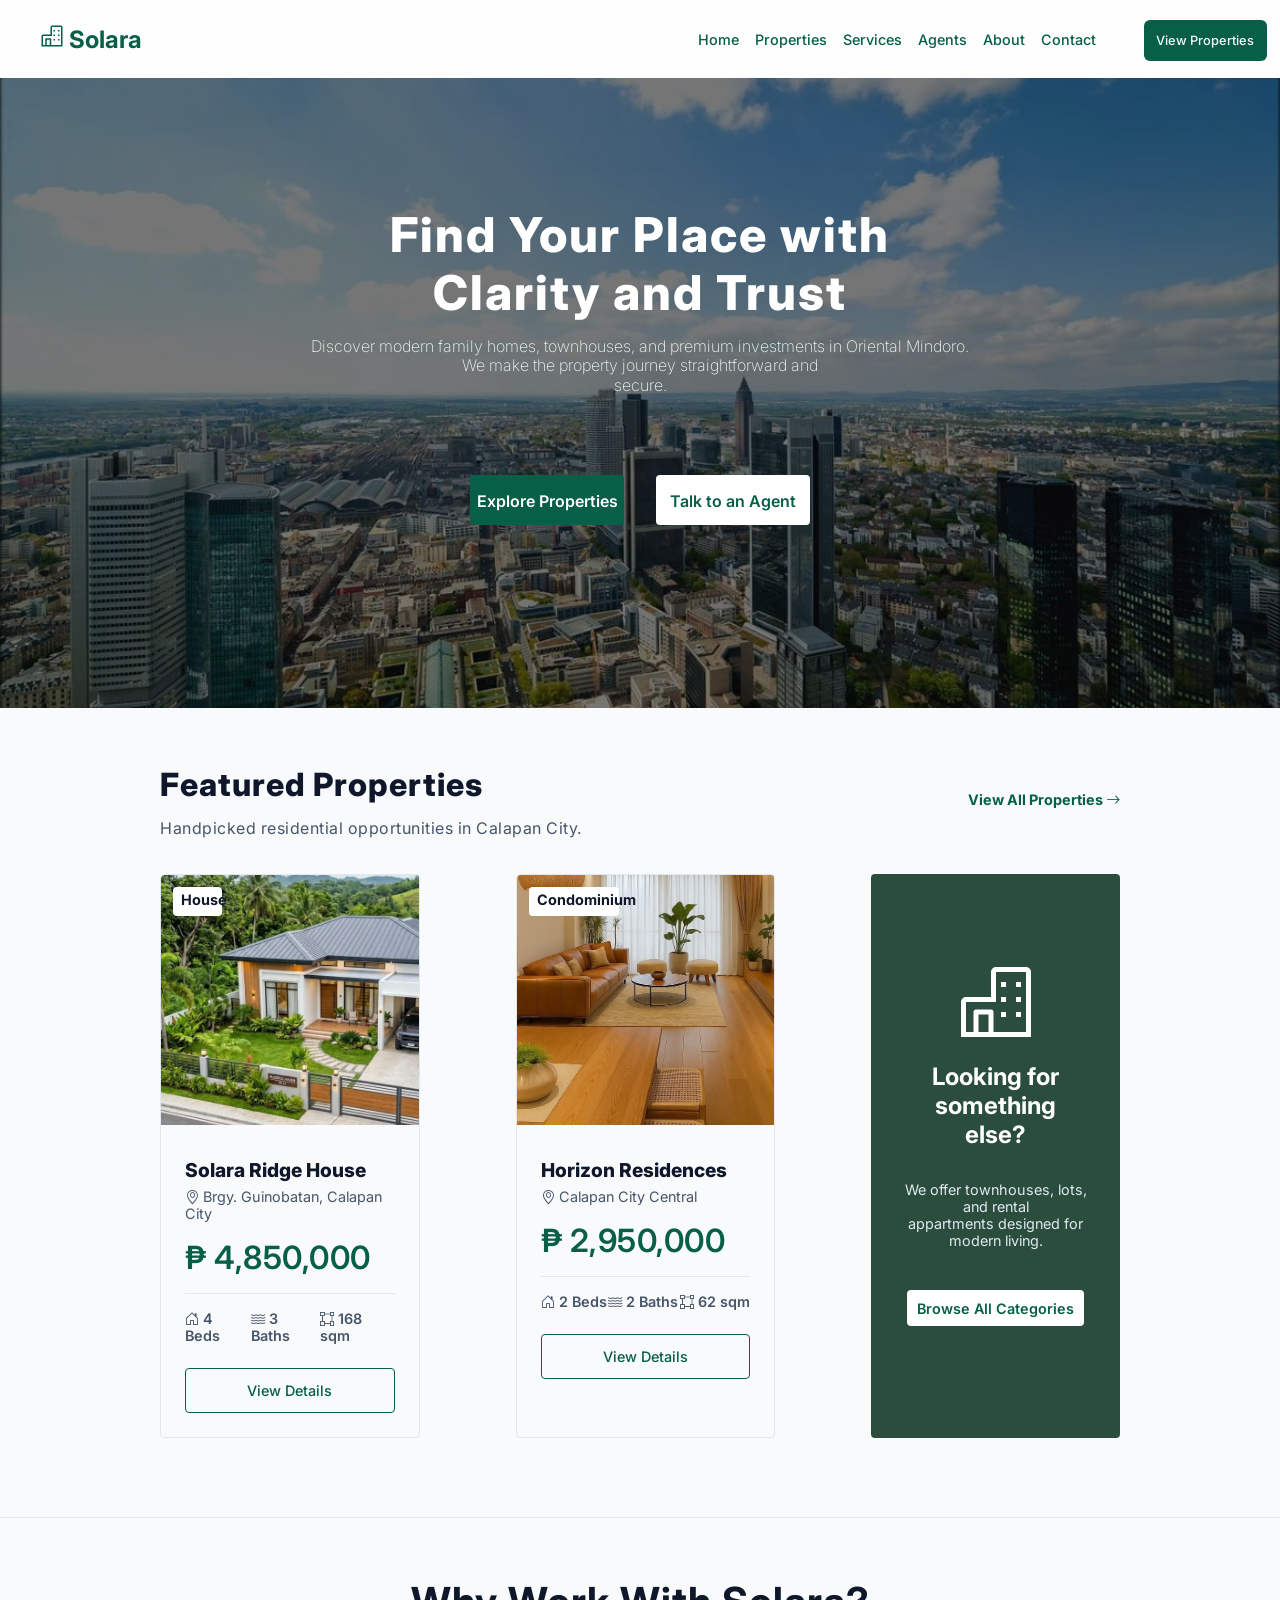
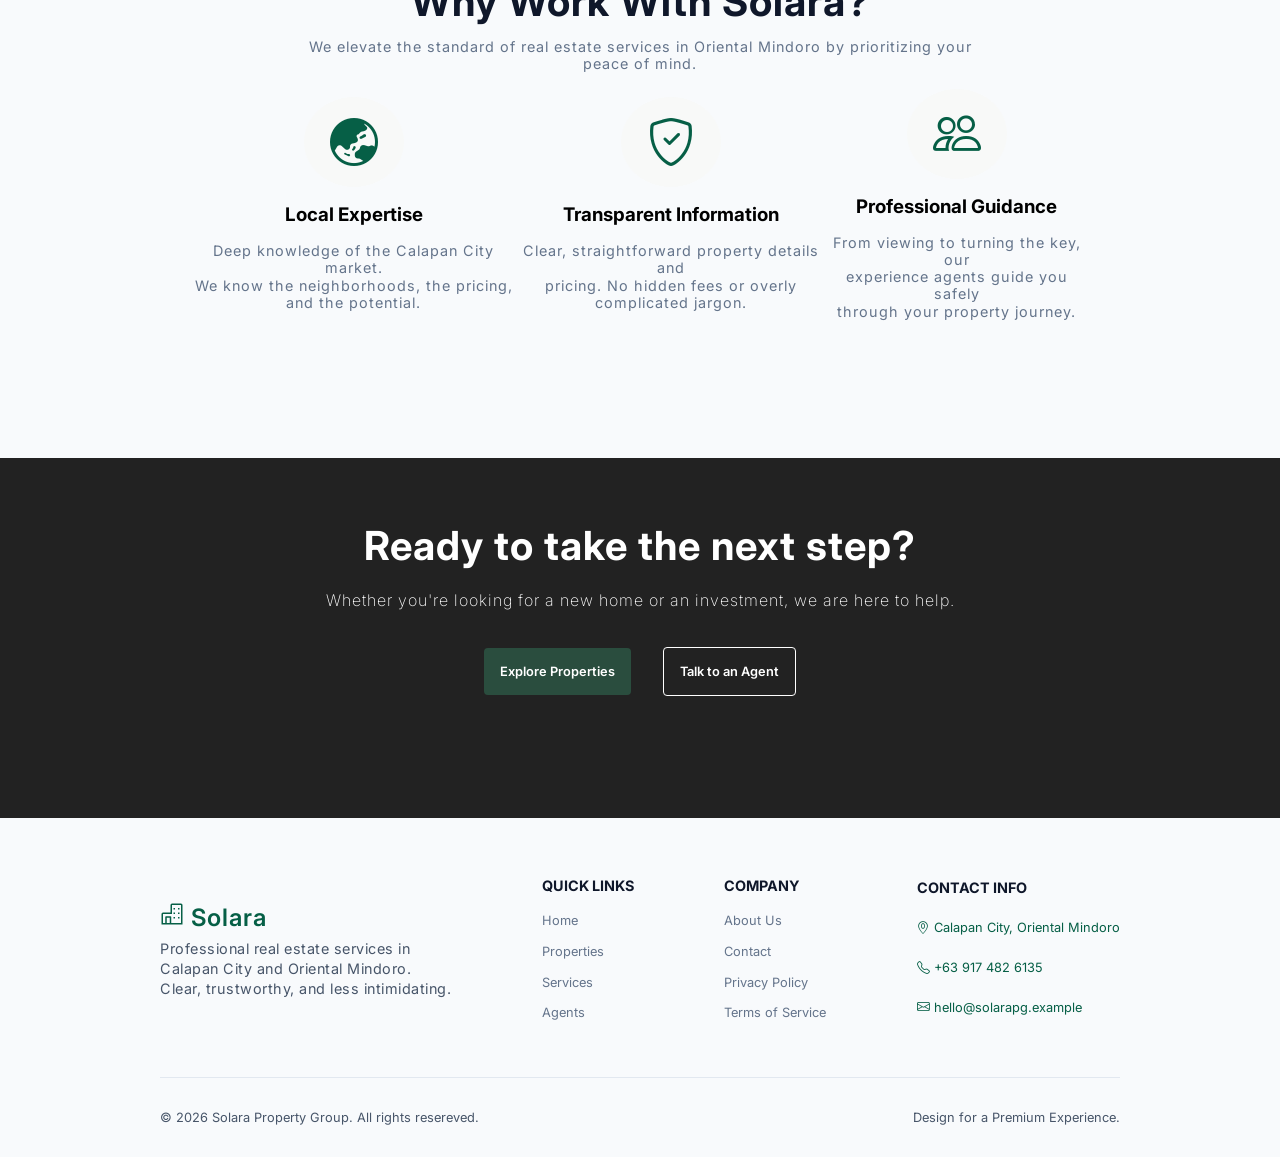
<file: index.html>
<!DOCTYPE html>
<html lang="en">
<head>
    <meta charset="UTF-8">
    <meta name="viewport" content="width=device-width, initial-scale=1.0">
    <link rel="stylesheet" href="css/index.css">
    <link rel="shortcut icon" href="assets/images/first-page-images/logos/Logo 1.jpg" type="image/x-icon">
    <link rel="stylesheet" href="css/page-animation.css">
    <link rel="stylesheet" href="https://cdn.jsdelivr.net/npm/bootstrap-icons@1.13.1/font/bootstrap-icons.min.css">
    <link href="https://fonts.googleapis.com/css2?family=Inter:ital,opsz,wght@0,14..32,100..900;1,14..32,100..900&display=swap" rel="stylesheet">
    <title>SOLARA</title>
</head>
<body>
    <header>
        <!-- navigation -->
        <nav>
            <div class="solara-logo">
                <a href="index.html">
                    <svg xmlns="http://www.w3.org/2000/svg" width="1em" height="1em" viewBox="0 0 32 32">
                        <path d="M0 0h32v32H0z" fill="none" />
                        <path fill="currentColor" d="M28 2H16a2 2 0 0 0-2 2v10H4a2 2 0 0 0-2 2v14h28V4a2 2 0 0 0-2-2M9 28v-7h4v7Zm19 0H15v-8a1 1 0 0 0-1-1H8a1 1 0 0 0-1 1v8H4V16h12V4h12Z" />
                        <path fill="currentColor" d="M18 8h2v2h-2zm6 0h2v2h-2zm-6 6h2v2h-2zm6 0h2v2h-2zm-6 6h2v2h-2zm6 0h2v2h-2z" />
                    </svg>

                    <span>Solara</span>
                </a>
            </div>

            <div class="navigation">
                <ul>
                    <li><a href="index.html">Home</a></li>
                    <li><a href="pages/properties/properties.html">Properties</a></li>
                    <li><a href="pages/properties/services.html">Services</a></li>
                    <li><a href="pages/properties/agents.html">Agents</a></li>
                    <li><a href="pages/properties/about.html">About</a></li>
                    <li><a href="pages/properties/contact.html">Contact</a></li>

                    <li><a href="pages/properties/properties.html" class="view-btn">View Properties</a></li>
                </ul>
            </div>
        </nav>
    </header>

    <!-- main page -->
    <main>
        <article id="landing-page">
            <h1>Find Your Place with <br> Clarity and Trust</h1>
            <p>Discover modern family homes, townhouses, and premium investments  in Oriental Mindoro. <br> We make the property journey straightforward and <br> secure.</p>

            <div class="explore-agent">
                <a href="pages/properties/properties.html" class="explore">Explore Properties</a>
                <a href="pages/properties/agents.html" class="talk">Talk to an Agent</a>
            </div>
        </article>

        <section class="featured-properties">
            <div class="page-title">
                <div class="left-title">
                    <h2>Featured Properties</h2>
                    <p>Handpicked residential opportunities in Calapan City.</p>
                </div>

                <div class="right-button">
                    <a href="pages/properties/properties.html">View All Properties <i class="bi bi-arrow-right"></i></a>
                </div>
            </div>

            <div class="featured-cards">
                <div class="house">
                    <img src="assets/images/first-page-images/featured-properties-images/House.jpg" alt="House">

                    <div class="house-details">
                        <h2>Solara Ridge House</h2>
                        <p class="location"><i class="bi bi-geo-alt"></i> Brgy. Guinobatan, Calapan City</p> 
                        <p class="price">&#8369; 4,850,000</p>

                        <div class="house-information">
                            <p class="beds"><i class="bi bi-house-door"></i> 4 Beds</p>
                            <p class="baths"><i class="bi bi-water"></i> 3 Baths</p>
                            <p class="sqm"><i class="bi bi-bounding-box"></i> 168 sqm</p>
                        </div>

                        <a href="pages/properties/properties-details/solara-ridge-house.html">View Details</a>
                    </div>
                </div>

                <div class="condominium">
                    <img src="assets/images/first-page-images/featured-properties-images/Condominium.jpg" alt="Condominium">

                    <div class="condominium-details">
                        <h2>Horizon Residences</h2>
                        <p class="location"><i class="bi bi-geo-alt"></i> Calapan City Central</p> 
                        <p class="price">&#8369; 2,950,000</p>

                        <div class="condominium-information">
                            <p class="beds"><i class="bi bi-house-door"></i> 2 Beds</p>
                            <p class="baths"><i class="bi bi-water"></i> 2 Baths</p>
                            <p class="sqm"><i class="bi bi-bounding-box"></i> 62 sqm</p>
                        </div>

                        <a href="pages/properties/properties-details/horizon-residences-details.html">View Details</a>
                    </div>
                </div>

                <div class="something-else">
                    <svg xmlns="http://www.w3.org/2000/svg" width="1em" height="1em" viewBox="0 0 32 32">
                        <path d="M0 0h32v32H0z" fill="none" />
                        <path fill="currentColor" d="M28 2H16a2 2 0 0 0-2 2v10H4a2 2 0 0 0-2 2v14h28V4a2 2 0 0 0-2-2M9 28v-7h4v7Zm19 0H15v-8a1 1 0 0 0-1-1H8a1 1 0 0 0-1 1v8H4V16h12V4h12Z" />
                        <path fill="currentColor" d="M18 8h2v2h-2zm6 0h2v2h-2zm-6 6h2v2h-2zm6 0h2v2h-2zm-6 6h2v2h-2zm6 0h2v2h-2z" />
                    </svg>

                    <h3>Looking for something <br> else?</h3>
                    <p>We offer townhouses, lots, and rental <br> appartments designed for modern living.</p>

                    <a href="pages/properties/properties.html">Browse All Categories</a>
                </div>
            </div>
            
        </section>

        <section class="why-work">
            <h2>Why Work With Solara?</h2>
            <p>We elevate the standard of real estate services in Oriental Mindoro by prioritizing your <br> peace of mind.</p>

            <div class="why-cards">
                <div class="local">
                    <div class="logo"><i class="bi bi-globe-asia-australia"></i></div>
                    <h3>Local Expertise</h3>
                    <p>Deep knowledge of the Calapan City market. <br> We know the neighborhoods, the pricing, <br> and the potential.</p>
                </div>

                <div class="transparent">
                    <div class="logo"><i class="bi bi-shield-check"></i></div>
                    <h3>Transparent Information</h3>
                    <p>Clear, straightforward property details and <br> pricing. No hidden fees or overly <br> complicated jargon.</p>
                </div>

                <div class="professional">
                    <div class="logo"><i class="bi bi-people"></i></div>
                    <h3>Professional Guidance</h3>
                    <p>From viewing to turning the key, our <br> experience agents guide you safely <br> through your property journey.</p>
                </div>
            </div>
        </section>

        <section class="next-step">
            <h1>Ready to take the next step?</h1>
            <p>Whether you're looking for a new home or an investment, we are here to help.</p>

            <div class="next-step-btn">
                <a href="pages/properties/properties.html">Explore Properties</a>
                <a href="pages/properties/agents.html">Talk to an Agent</a>
            </div>
        </section>
    </main>
    
    <!-- footer -->
    <footer>

        <section class="first-footer">
            <div class="footer-details">
                <a href="index.html">
                    <svg xmlns="http://www.w3.org/2000/svg" width="1em" height="1em" viewBox="0 0 32 32">
                        <path d="M0 0h32v32H0z" fill="none" />
                        <path fill="currentColor" d="M28 2H16a2 2 0 0 0-2 2v10H4a2 2 0 0 0-2 2v14h28V4a2 2 0 0 0-2-2M9 28v-7h4v7Zm19 0H15v-8a1 1 0 0 0-1-1H8a1 1 0 0 0-1 1v8H4V16h12V4h12Z" />
                        <path fill="currentColor" d="M18 8h2v2h-2zm6 0h2v2h-2zm-6 6h2v2h-2zm6 0h2v2h-2zm-6 6h2v2h-2zm6 0h2v2h-2z" />
                    </svg>
                    
                    <span>Solara</span>
                </a>
                
                <p>Professional real estate services in <br> Calapan City and Oriental Mindoro. <br> Clear, trustworthy, and less intimidating.</p>
            </div>

            <div class="quick-links">
                <h6>QUICK LINKS</h6>
                <ul>
                    <li><a href="index.html">Home</a></li>
                    <li><a href="pages/properties/properties.html">Properties</a></li>
                    <li><a href="pages/properties/services.html">Services</a></li>
                    <li><a href="pages/properties/agents.html">Agents</a></li>
                </ul>
            </div>

            <div class="company">
                <h6>COMPANY</h6>
                <ul>
                    <li><a href="pages/properties/about.html">About Us</a></li>
                    <li><a href="pages/properties/contact.html">Contact</a></li>
                    <li><a href="#">Privacy Policy</a></li>
                    <li><a href="#">Terms of Service</a></li>
                </ul>
            </div>

            <div class="contact-info">
                <h6>CONTACT INFO</h6>
                <ul>
                    <li><i class="bi bi-geo-alt"></i> Calapan City, Oriental Mindoro</li>
                    <li><i class="bi bi-telephone"></i> +63 917 482 6135</li>
                    <li><i class="bi bi-envelope"></i> hello@solarapg.example</li>
                    
                </ul>
            </div>
        </section>

        <section class="second-footer">
            <div class="credits">
                &copy; 2026 Solara Property Group. All rights resereved.
            </div>

            <div class="designed">
                Design for a Premium Experience.
            </div>
        </section>


    </footer>
</body>
</html>
</file>
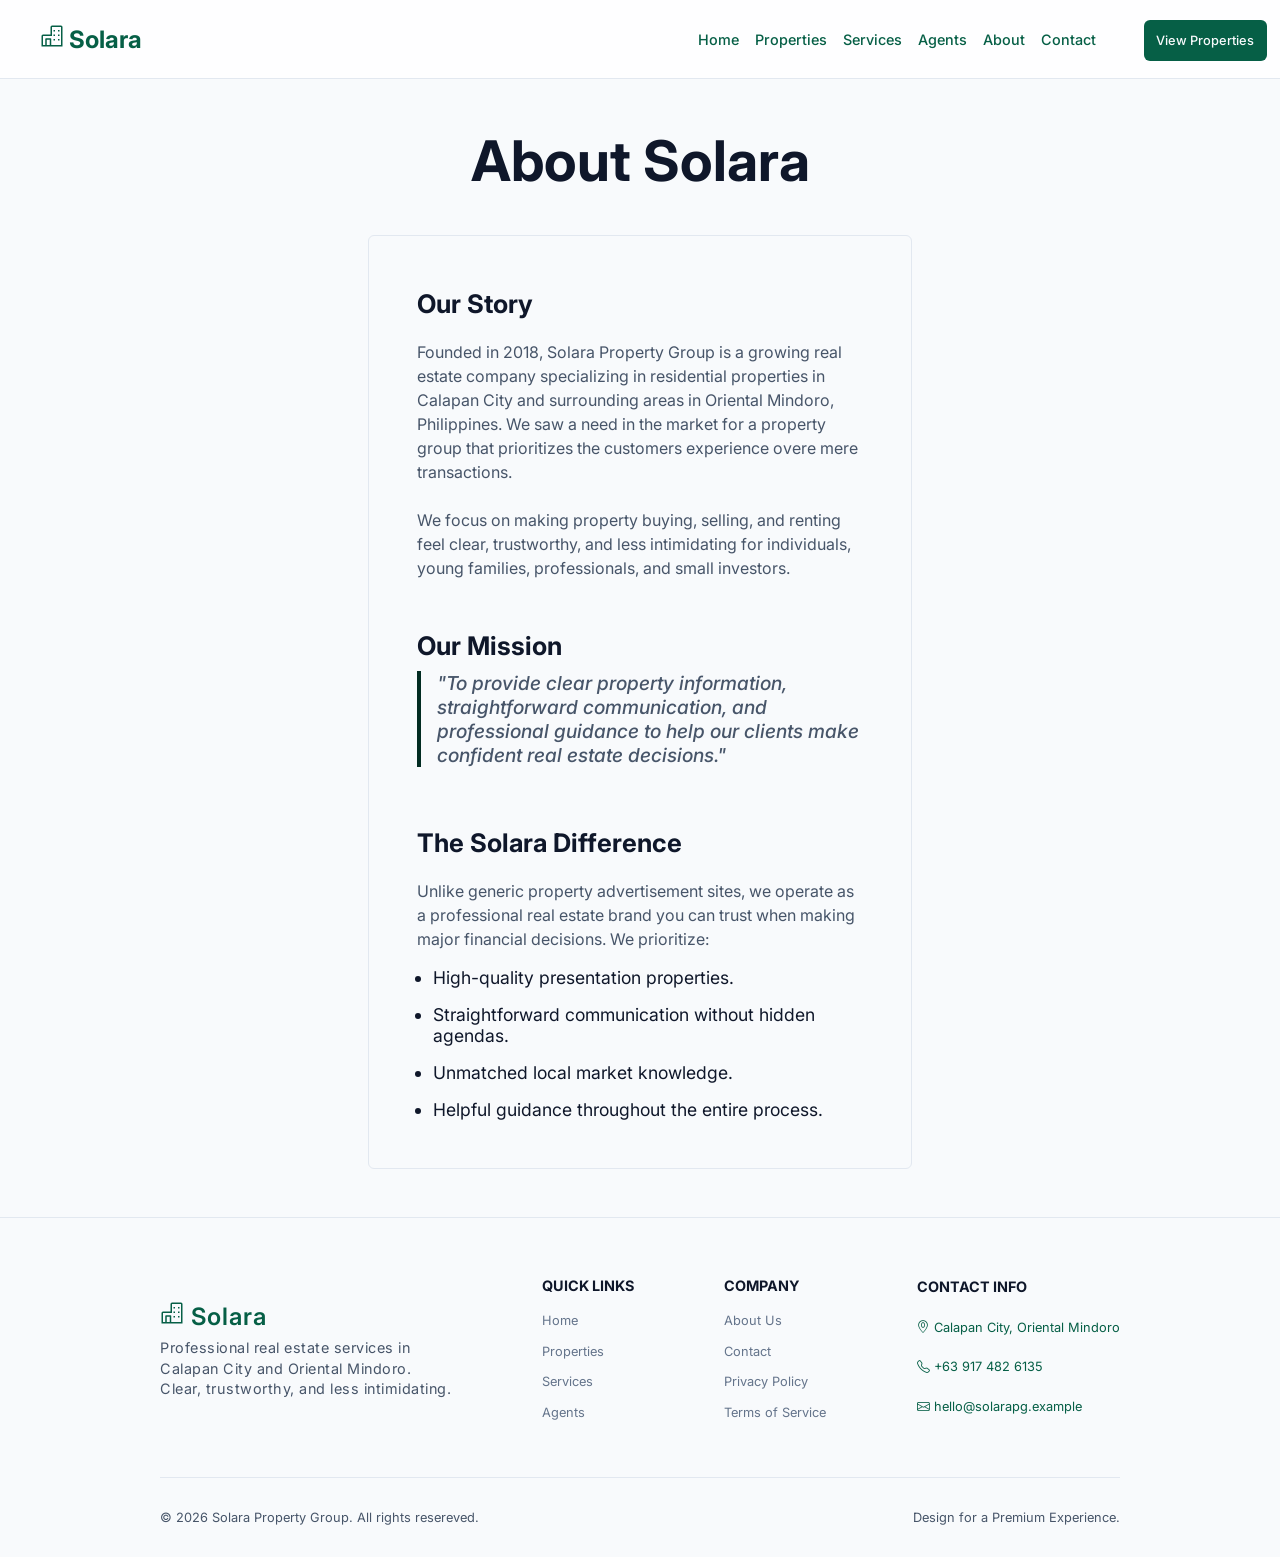
<file: pages/properties/about.html>
<!DOCTYPE html>
<html lang="en">
<head>
    <meta charset="UTF-8">
    <meta name="viewport" content="width=device-width, initial-scale=1.0">
    <link rel="stylesheet" href="../../css/about.css">
    <link rel="stylesheet" href="../../css/page-animation.css">
    <link rel="shortcut icon" href="../../assets/images/first-page-images/logos/Logo 1.jpg" type="image/x-icon">
    <link rel="stylesheet" href="https://cdn.jsdelivr.net/npm/bootstrap-icons@1.13.1/font/bootstrap-icons.min.css">
    <link href="https://fonts.googleapis.com/css2?family=Inter:ital,opsz,wght@0,14..32,100..900;1,14..32,100..900&display=swap" rel="stylesheet">
    <title>About</title>
</head>
<body>
    <header>
        <!-- navigation -->
        <nav>
            <div class="solara-logo">
                <a href="../../index.html">
                    <svg xmlns="http://www.w3.org/2000/svg" width="1em" height="1em" viewBox="0 0 32 32">
                        <path d="M0 0h32v32H0z" fill="none" />
                        <path fill="currentColor" d="M28 2H16a2 2 0 0 0-2 2v10H4a2 2 0 0 0-2 2v14h28V4a2 2 0 0 0-2-2M9 28v-7h4v7Zm19 0H15v-8a1 1 0 0 0-1-1H8a1 1 0 0 0-1 1v8H4V16h12V4h12Z" />
                        <path fill="currentColor" d="M18 8h2v2h-2zm6 0h2v2h-2zm-6 6h2v2h-2zm6 0h2v2h-2zm-6 6h2v2h-2zm6 0h2v2h-2z" />
                    </svg>

                    <span>Solara</span>
                </a>
            </div>

            <div class="navigation">
                <ul>
                    <li><a href="../../index.html">Home</a></li>
                    <li><a href="properties.html">Properties</a></li>
                    <li><a href="services.html">Services</a></li>
                    <li><a href="agents.html">Agents</a></li>
                    <li><a href="about.html">About</a></li>
                    <li><a href="contact.html">Contact</a></li>

                    <li><a href="properties.html" class="view-btn">View Properties</a></li>
                </ul>
            </div>
        </nav>
    </header>

        <main>
        <h1>About Solara</h1>

        <section class="hero-section">
            <div class="story">
                <h2>Our Story</h2>
                <p>Founded in 2018, Solara Property Group is a growing real estate company specializing in residential properties in Calapan City and surrounding areas in Oriental Mindoro, Philippines. We saw a need in the market for a property group that prioritizes the customers experience overe mere transactions.</p>
                <p>We focus on making property buying, selling, and renting feel clear, trustworthy, and less intimidating for individuals, young families, professionals, and small investors.</p>
            </div>

            <div class="mission">
                <h2>Our Mission</h2>
                <p>"To provide clear property information, straightforward communication, and professional guidance to help our clients make confident real estate decisions."</p>
            </div>

            <div class="solara-difference">
                <h2>The Solara Difference</h2>
                <p>Unlike generic property advertisement sites, we operate as a professional real estate brand you can trust when making major financial decisions. We prioritize:</p>
                <ul>
                    <li>High-quality presentation properties.</li>
                    <li>Straightforward communication without hidden agendas.</li>
                    <li>Unmatched local market knowledge.</li>
                    <li>Helpful guidance throughout the entire process.</li>
                </ul>
            </div>
        </section>
    </main>


    <footer>
        <section class="first-footer">
            <div class="footer-details">
                <a href="../../index.html">
                    <svg xmlns="http://www.w3.org/2000/svg" width="1em" height="1em" viewBox="0 0 32 32">
                        <path d="M0 0h32v32H0z" fill="none" />
                        <path fill="currentColor" d="M28 2H16a2 2 0 0 0-2 2v10H4a2 2 0 0 0-2 2v14h28V4a2 2 0 0 0-2-2M9 28v-7h4v7Zm19 0H15v-8a1 1 0 0 0-1-1H8a1 1 0 0 0-1 1v8H4V16h12V4h12Z" />
                        <path fill="currentColor" d="M18 8h2v2h-2zm6 0h2v2h-2zm-6 6h2v2h-2zm6 0h2v2h-2zm-6 6h2v2h-2zm6 0h2v2h-2z" />
                    </svg>
                    
                    <span>Solara</span>
                </a>
                
                <p>Professional real estate services in <br> Calapan City and Oriental Mindoro. <br> Clear, trustworthy, and less intimidating.</p>
            </div>

            <div class="quick-links">
                <h6>QUICK LINKS</h6>
                <ul>
                    <li><a href="../../index.html">Home</a></li>
                    <li><a href="properties.html">Properties</a></li>
                    <li><a href="services.html">Services</a></li>
                    <li><a href="agents.html">Agents</a></li>
                </ul>
            </div>

            <div class="company">
                <h6>COMPANY</h6>
                <ul>
                    <li><a href="about.html">About Us</a></li>
                    <li><a href="contact.html">Contact</a></li>
                    <li><a href="#">Privacy Policy</a></li>
                    <li><a href="#">Terms of Service</a></li>
                </ul>
            </div>

            <div class="contact-info">
                <h6>CONTACT INFO</h6>
                <ul>
                    <li><i class="bi bi-geo-alt"></i> Calapan City, Oriental Mindoro</li>
                    <li><i class="bi bi-telephone"></i> +63 917 482 6135</li>
                    <li><i class="bi bi-envelope"></i> hello@solarapg.example</li>
                    
                </ul>
            </div>
        </section>

        <section class="second-footer">
            <div class="credits">
                &copy; 2026 Solara Property Group. All rights resereved.
            </div>

            <div class="designed">
                Design for a Premium Experience.
            </div>
        </section>
    </footer>
</body>
</file>
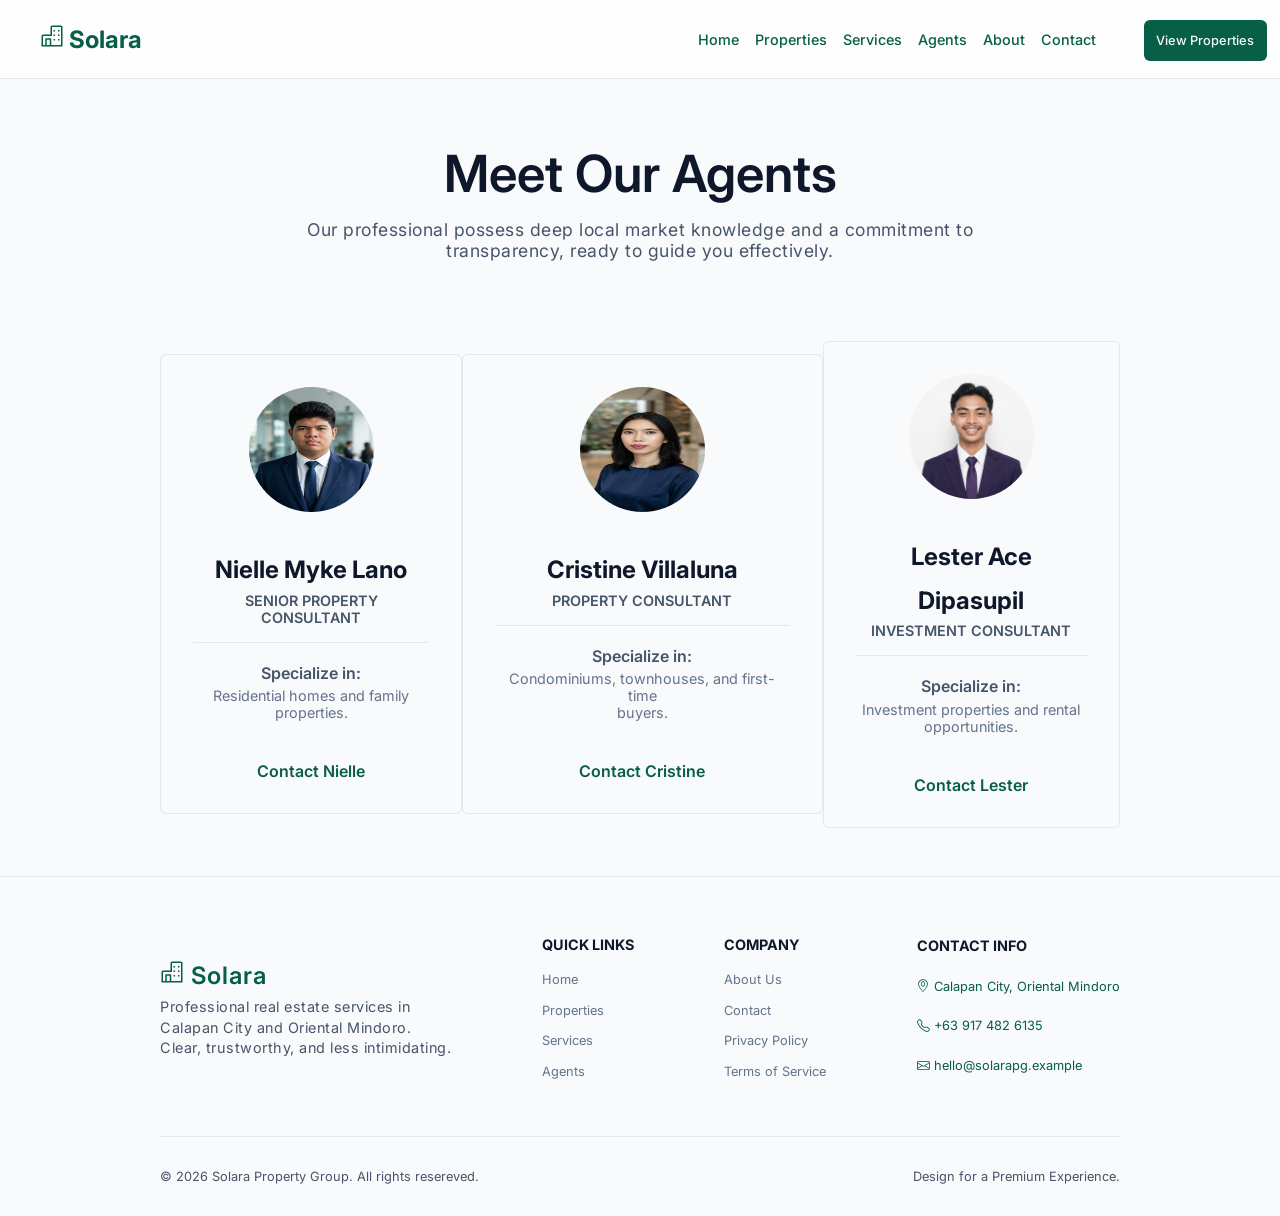
<file: pages/properties/agents.html>
<!DOCTYPE html>
<html lang="en">
<head>
    <meta charset="UTF-8">
    <meta name="viewport" content="width=device-width, initial-scale=1.0">
    <link rel="stylesheet" href="../../css/agents.css">
    <link rel="stylesheet" href="../../css/page-animation.css">
    <link rel="shortcut icon" href="../../assets/images/first-page-images/logos/Logo 1.jpg" type="image/x-icon">
    <link rel="stylesheet" href="https://cdn.jsdelivr.net/npm/bootstrap-icons@1.13.1/font/bootstrap-icons.min.css">
    <link href="https://fonts.googleapis.com/css2?family=Inter:ital,opsz,wght@0,14..32,100..900;1,14..32,100..900&display=swap" rel="stylesheet">
    <title>Agents</title>
</head>
<body>
    <header>
        <!-- navigation -->
        <nav>
            <div class="solara-logo">
                <a href="../../index.html">
                    <svg xmlns="http://www.w3.org/2000/svg" width="1em" height="1em" viewBox="0 0 32 32">
                        <path d="M0 0h32v32H0z" fill="none" />
                        <path fill="currentColor" d="M28 2H16a2 2 0 0 0-2 2v10H4a2 2 0 0 0-2 2v14h28V4a2 2 0 0 0-2-2M9 28v-7h4v7Zm19 0H15v-8a1 1 0 0 0-1-1H8a1 1 0 0 0-1 1v8H4V16h12V4h12Z" />
                        <path fill="currentColor" d="M18 8h2v2h-2zm6 0h2v2h-2zm-6 6h2v2h-2zm6 0h2v2h-2zm-6 6h2v2h-2zm6 0h2v2h-2z" />
                    </svg>

                    <span>Solara</span>
                </a>
            </div>

            <div class="navigation">
                <ul>
                    <li><a href="../../index.html">Home</a></li>
                    <li><a href="properties.html">Properties</a></li>
                    <li><a href="services.html">Services</a></li>
                    <li><a href="agents.html">Agents</a></li>
                    <li><a href="about.html">About</a></li>
                    <li><a href="contact.html">Contact</a></li>

                    <li><a href="properties.html" class="view-btn">View Properties</a></li>
                </ul>
            </div>
        </nav>
    </header>

    <main>
        <section class="main-title">
            <h1>Meet Our Agents</h1>
            <p>Our professional possess deep local market knowledge and a commitment to <br> transparency, ready to guide you effectively.</p>
        </section>

        <!-- Nielle Myke Lano -->
        <section class="agents">
            <div class="agent-card">
                <img src="../../assets/images/agents/Nielle-Myke-Lano.jpg" alt="Agent 1">

                <div class="agent-details">
                    <h2>Nielle Myke Lano</h2>
                    <p>SENIOR PROPERTY CONSULTANT</p>
                    
                    <span>Specialize in:</span>
                    <p class="specialization">Residential homes and family <br> properties.</p>

                    <a href="contact.html">Contact Nielle</a>
                </div>
            </div>

            <!-- Cristine Villaluna -->
            <div class="agent-card">
                <img src="../../assets/images/agents/Cristine-Villaluna.jpg" alt="Agent 1">

                <div class="agent-details">
                    <h2>Cristine Villaluna</h2>
                    <p>PROPERTY CONSULTANT</p>
                    
                    <span>Specialize in:</span>
                    <p class="specialization">Condominiums, townhouses, and first-time <br> buyers.</p>

                    <a href="contact.html">Contact Cristine</a>
                </div>
            </div>

            <!-- Lester Ace Dipasupil -->
            <div class="agent-card">
                <img src="../../assets/images/agents/Lester-Dipasupil.jpg" alt="Agent 1">

                <div class="agent-details">
                    <h2>Lester Ace Dipasupil</h2>
                    <p>INVESTMENT CONSULTANT</p>
                    
                    <span>Specialize in:</span>
                    <p class="specialization">Investment properties and rental <br> opportunities.</p>

                    <a href="contact.html">Contact Lester</a>
                </div>
            </div>
        </section>
    </main>


    <footer>
        <section class="first-footer">
            <div class="footer-details">
                <a href="../../index.html">
                    <svg xmlns="http://www.w3.org/2000/svg" width="1em" height="1em" viewBox="0 0 32 32">
                        <path d="M0 0h32v32H0z" fill="none" />
                        <path fill="currentColor" d="M28 2H16a2 2 0 0 0-2 2v10H4a2 2 0 0 0-2 2v14h28V4a2 2 0 0 0-2-2M9 28v-7h4v7Zm19 0H15v-8a1 1 0 0 0-1-1H8a1 1 0 0 0-1 1v8H4V16h12V4h12Z" />
                        <path fill="currentColor" d="M18 8h2v2h-2zm6 0h2v2h-2zm-6 6h2v2h-2zm6 0h2v2h-2zm-6 6h2v2h-2zm6 0h2v2h-2z" />
                    </svg>
                    
                    <span>Solara</span>
                </a>
                
                <p>Professional real estate services in <br> Calapan City and Oriental Mindoro. <br> Clear, trustworthy, and less intimidating.</p>
            </div>

            <div class="quick-links">
                <h6>QUICK LINKS</h6>
                <ul>
                    <li><a href="../../index.html">Home</a></li>
                    <li><a href="properties.html">Properties</a></li>
                    <li><a href="services.html">Services</a></li>
                    <li><a href="agents.html">Agents</a></li>
                </ul>
            </div>

            <div class="company">
                <h6>COMPANY</h6>
                <ul>
                    <li><a href="about.html">About Us</a></li>
                    <li><a href="contact.html">Contact</a></li>
                    <li><a href="#">Privacy Policy</a></li>
                    <li><a href="#">Terms of Service</a></li>
                </ul>
            </div>

            <div class="contact-info">
                <h6>CONTACT INFO</h6>
                <ul>
                    <li><i class="bi bi-geo-alt"></i> Calapan City, Oriental Mindoro</li>
                    <li><i class="bi bi-telephone"></i> +63 917 482 6135</li>
                    <li><i class="bi bi-envelope"></i> hello@solarapg.example</li>
                    
                </ul>
            </div>
        </section>

        <section class="second-footer">
            <div class="credits">
                &copy; 2026 Solara Property Group. All rights resereved.
            </div>

            <div class="designed">
                Design for a Premium Experience.
            </div>
        </section>
    </footer>
</body>
</file>
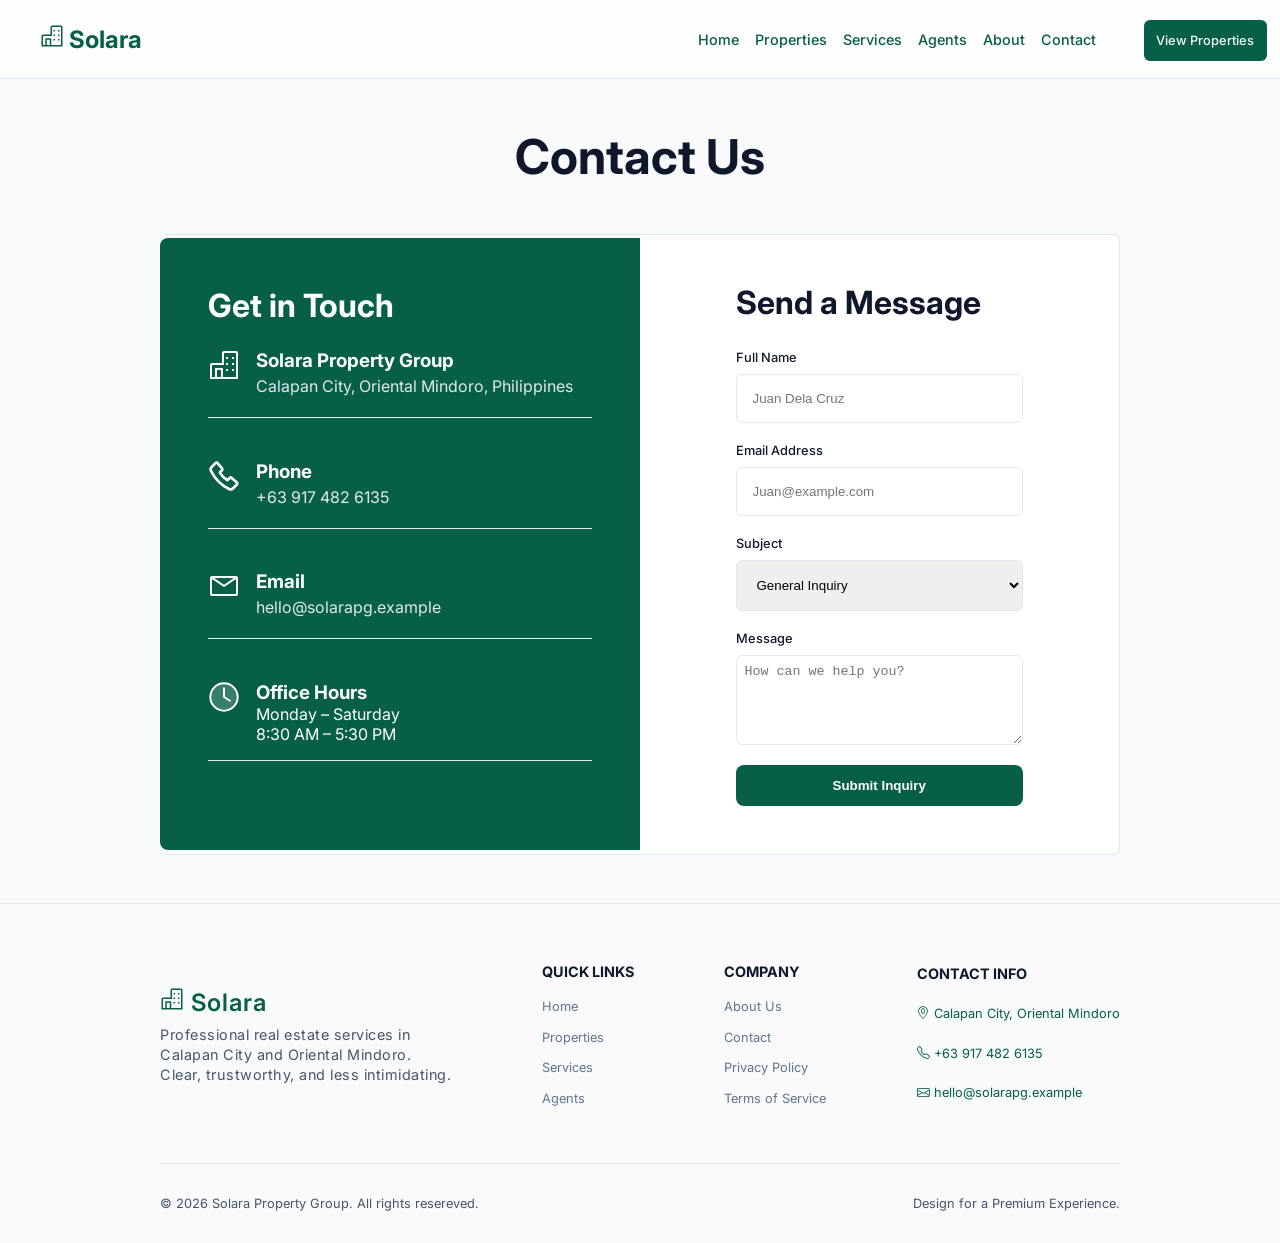
<file: pages/properties/contact.html>
<!DOCTYPE html>
<html lang="en">
<head>
    <meta charset="UTF-8">
    <meta name="viewport" content="width=device-width, initial-scale=1.0">
    <link rel="stylesheet" href="../../css/contact.css">
    <link rel="stylesheet" href="../../css/page-animation.css">
    <link rel="shortcut icon" href="../../assets/images/first-page-images/logos/Logo 1.jpg" type="image/x-icon">
    <link rel="stylesheet" href="https://cdn.jsdelivr.net/npm/bootstrap-icons@1.13.1/font/bootstrap-icons.min.css">
    <link href="https://fonts.googleapis.com/css2?family=Inter:ital,opsz,wght@0,14..32,100..900;1,14..32,100..900&display=swap" rel="stylesheet">
    <title>Contact</title>
</head>
<body>
    <header>
        <!-- navigation -->
        <nav>
            <div class="solara-logo">
                <a href="../../index.html">
                    <svg xmlns="http://www.w3.org/2000/svg" width="1em" height="1em" viewBox="0 0 32 32">
                        <path d="M0 0h32v32H0z" fill="none" />
                        <path fill="currentColor" d="M28 2H16a2 2 0 0 0-2 2v10H4a2 2 0 0 0-2 2v14h28V4a2 2 0 0 0-2-2M9 28v-7h4v7Zm19 0H15v-8a1 1 0 0 0-1-1H8a1 1 0 0 0-1 1v8H4V16h12V4h12Z" />
                        <path fill="currentColor" d="M18 8h2v2h-2zm6 0h2v2h-2zm-6 6h2v2h-2zm6 0h2v2h-2zm-6 6h2v2h-2zm6 0h2v2h-2z" />
                    </svg>

                    <span>Solara</span>
                </a>
            </div>

            <div class="navigation">
                <ul>
                    <li><a href="../../index.html">Home</a></li>
                    <li><a href="properties.html">Properties</a></li>
                    <li><a href="services.html">Services</a></li>
                    <li><a href="agents.html">Agents</a></li>
                    <li><a href="about.html">About</a></li>
                    <li><a href="contact.html">Contact</a></li>

                    <li><a href="properties.html" class="view-btn">View Properties</a></li>
                </ul>
            </div>
        </nav>
    </header>

    <main>
        <h1>Contact Us</h1>
        <section>
            <article class="get-in-touch">
                <h2>Get in Touch</h2>
                <!-- Group name -->
                <div class="info-card">
                    <svg xmlns="http://www.w3.org/2000/svg" width="1em" height="1em" viewBox="0 0 32 32">
                        <path d="M0 0h32v32H0z" fill="none" />
                        <path fill="currentColor" d="M28 2H16a2 2 0 0 0-2 2v10H4a2 2 0 0 0-2 2v14h28V4a2 2 0 0 0-2-2M9 28v-7h4v7Zm19 0H15v-8a1 1 0 0 0-1-1H8a1 1 0 0 0-1 1v8H4V16h12V4h12Z" />
                        <path fill="currentColor" d="M18 8h2v2h-2zm6 0h2v2h-2zm-6 6h2v2h-2zm6 0h2v2h-2zm-6 6h2v2h-2zm6 0h2v2h-2z" />
                    </svg>

                    <div class="card-details">
                        <h3>Solara Property Group</h3>
                        <p>Calapan City, Oriental Mindoro, Philippines</p>
                    </div>
                </div>

                <!--phone -->
                <div class="info-card">
                    <svg xmlns="http://www.w3.org/2000/svg" width="1em" height="1em" viewBox="0 0 24 24">
                        <path d="M0 0h24v24H0z" fill="none" />
                        <path fill="none" stroke="currentColor" stroke-linecap="round" stroke-linejoin="round" stroke-width="2" d="M10.554 6.24L7.171 2.335c-.39-.45-1.105-.448-1.558.006L2.831 5.128c-.828.829-1.065 2.06-.586 3.047a29.2 29.2 0 0 0 13.561 13.58c.986.479 2.216.242 3.044-.587l2.808-2.813c.455-.455.456-1.174.002-1.564l-3.92-3.365c-.41-.352-1.047-.306-1.458.106l-1.364 1.366a.46.46 0 0 1-.553.088a14.56 14.56 0 0 1-5.36-5.367a.46.46 0 0 1 .088-.554l1.36-1.361c.412-.414.457-1.054.101-1.465" />
                    </svg>

                    <div class="card-details">
                        <h3>Phone</h3>
                        <p>+63 917 482 6135</p>
                    </div>
                </div>

                <!-- email -->
                <div class="info-card">
                    <svg xmlns="http://www.w3.org/2000/svg" width="1em" height="1em" viewBox="0 0 32 32">
                        <path d="M0 0h32v32H0z" fill="none" />
                        <path fill="currentColor" d="M28 6H4a2 2 0 0 0-2 2v16a2 2 0 0 0 2 2h24a2 2 0 0 0 2-2V8a2 2 0 0 0-2-2m-2.2 2L16 14.78L6.2 8ZM4 24V8.91l11.43 7.91a1 1 0 0 0 1.14 0L28 8.91V24Z" />
                    </svg>

                    <div class="card-details">
                        <h3>Email</h3>
                        <p>hello@solarapg.example</p>
                    </div>
                </div>

                <div class="info-card">
                    <svg xmlns="http://www.w3.org/2000/svg" width="1em" height="1em" viewBox="0 0 24 24">
                        <path d="M0 0h24v24H0z" fill="none" />
                        <g fill="none">
                            <circle cx="12" cy="12" r="10.25" fill="currentColor" opacity=".2" />
                            <circle cx="12" cy="12" r="10.25" stroke="currentColor" stroke-linecap="round" stroke-linejoin="round" stroke-width="1.5" />
                            <path stroke="currentColor" stroke-linecap="round" stroke-linejoin="round" stroke-width="1.5" d="M12 5.37V12m4.45 2.8L12 12" />
                        </g>
                    </svg>

                    <div class="card-details">
                        <h3>Office Hours</h3>
                        <ul>
                            <li>Monday – Saturday</li>
                            <li>8:30 AM – 5:30 PM</li>
                        </ul>
                    </div>
                </div>
            </article>

            <article class="message">
                <h2>Send a Message</h2>
                
                <form action="">
                    <!-- full name -->
                    <label for="fname">Full Name</label>
                    <input type="text" id="fname" placeholder="Juan Dela Cruz" required>

                    <!-- email -->
                    <label for="email">Email Address</label>
                    <input type="email" name="email" id="email" placeholder="Juan@example.com" required>

                    <!-- subject -->
                    <label for="select">Subject</label>
                    <select name="" id="">
                        <option value="" disabled>Select Your Subject</option>
                        <option value="GI">General Inquiry</option>
                        <option value="PV">Property Viewing</option>
                        <option value="TA">Talk to an Agent</option>
                        <option value="PL">Property Listing</option>
                    </select>

                    <label for="message">Message</label>
                    <textarea name="message" id="" placeholder="How can we help you?"></textarea>

                    <button type="submit">Submit Inquiry</button>
                </form>
            </article>
        </section>
    </main>

    <footer>
        <section class="first-footer">
            <div class="footer-details">
                <a href="../../index.html">
                    <svg xmlns="http://www.w3.org/2000/svg" width="1em" height="1em" viewBox="0 0 32 32">
                        <path d="M0 0h32v32H0z" fill="none" />
                        <path fill="currentColor" d="M28 2H16a2 2 0 0 0-2 2v10H4a2 2 0 0 0-2 2v14h28V4a2 2 0 0 0-2-2M9 28v-7h4v7Zm19 0H15v-8a1 1 0 0 0-1-1H8a1 1 0 0 0-1 1v8H4V16h12V4h12Z" />
                        <path fill="currentColor" d="M18 8h2v2h-2zm6 0h2v2h-2zm-6 6h2v2h-2zm6 0h2v2h-2zm-6 6h2v2h-2zm6 0h2v2h-2z" />
                    </svg>
                    
                    <span>Solara</span>
                </a>
                
                <p>Professional real estate services in <br> Calapan City and Oriental Mindoro. <br> Clear, trustworthy, and less intimidating.</p>
            </div>

            <div class="quick-links">
                <h6>QUICK LINKS</h6>
                <ul>
                    <li><a href="../../index.html">Home</a></li>
                    <li><a href="properties.html">Properties</a></li>
                    <li><a href="services.html">Services</a></li>
                    <li><a href="agents.html">Agents</a></li>
                </ul>
            </div>

            <div class="company">
                <h6>COMPANY</h6>
                <ul>
                    <li><a href="about.html">About Us</a></li>
                    <li><a href="contact.html">Contact</a></li>
                    <li><a href="#">Privacy Policy</a></li>
                    <li><a href="#">Terms of Service</a></li>
                </ul>
            </div>

            <div class="contact-info">
                <h6>CONTACT INFO</h6>
                <ul>
                    <li><i class="bi bi-geo-alt"></i> Calapan City, Oriental Mindoro</li>
                    <li><i class="bi bi-telephone"></i> +63 917 482 6135</li>
                    <li><i class="bi bi-envelope"></i> hello@solarapg.example</li>
                    
                </ul>
            </div>
        </section>

        <section class="second-footer">
            <div class="credits">
                &copy; 2026 Solara Property Group. All rights resereved.
            </div>

            <div class="designed">
                Design for a Premium Experience.
            </div>
        </section>
    </footer>
</body>
</file>
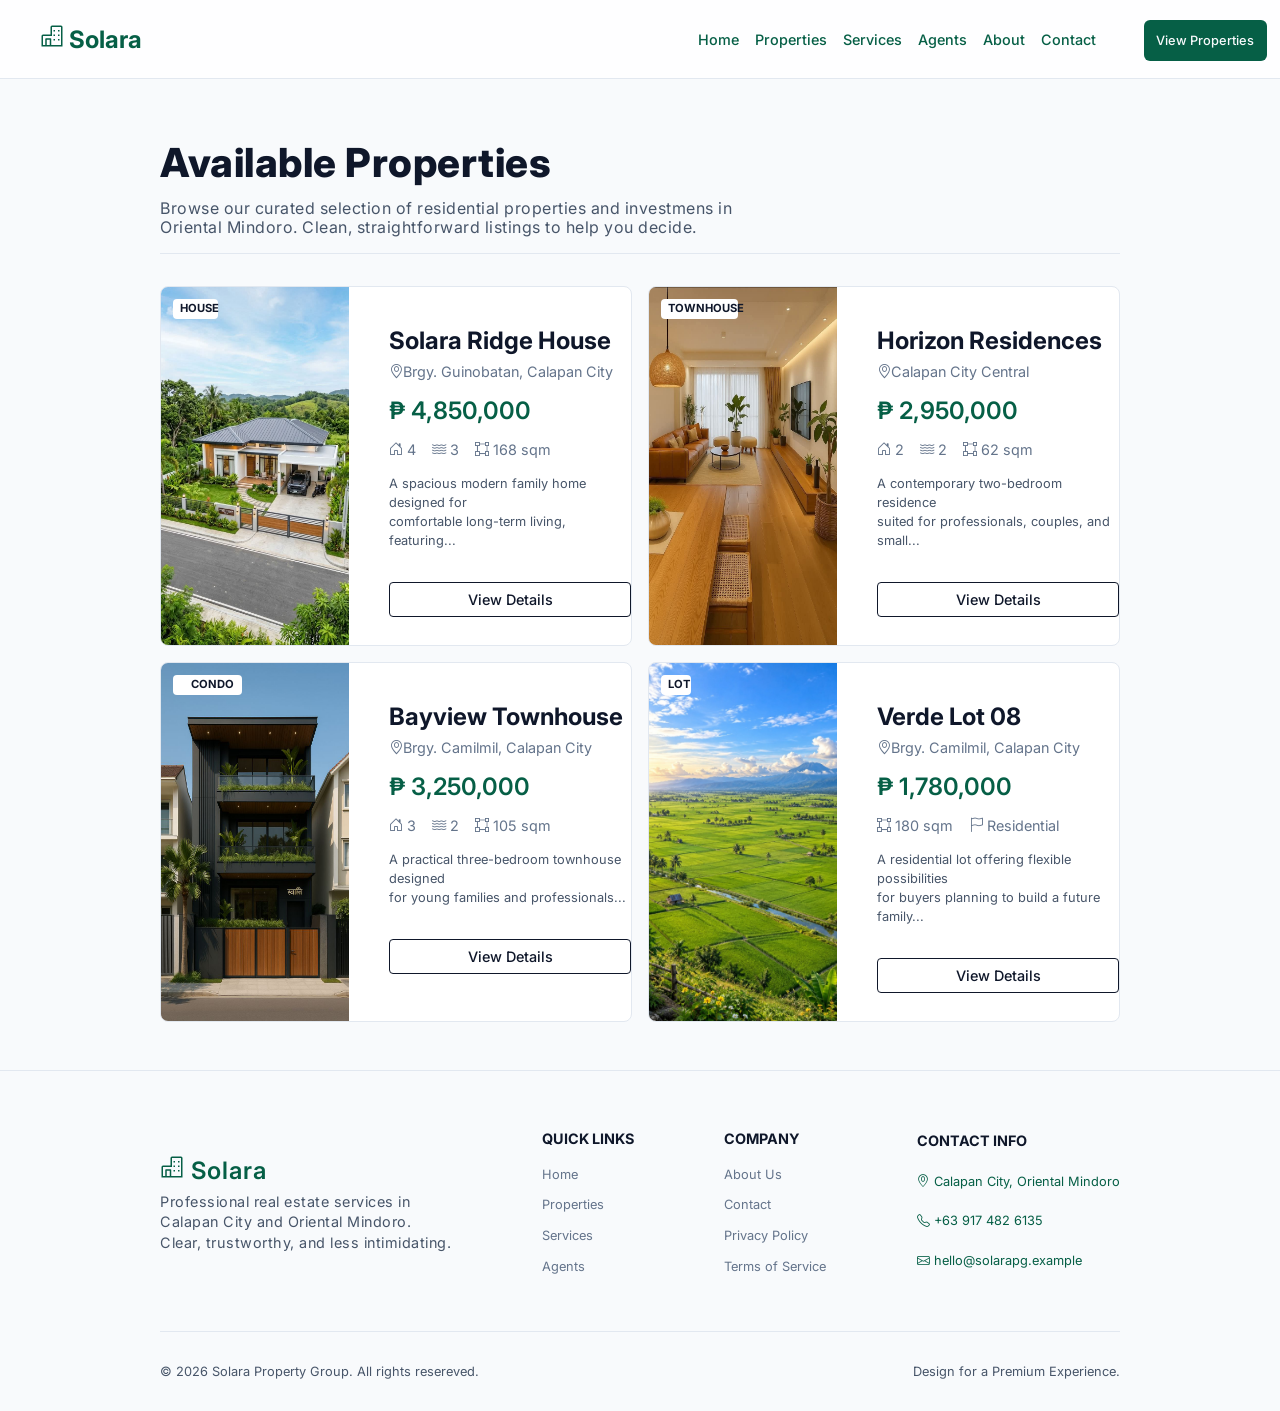
<file: pages/properties/properties.html>
<!DOCTYPE html>
<html lang="en">
<head>
    <meta charset="UTF-8">
    <meta name="viewport" content="width=device-width, initial-scale=1.0">
    <link rel="stylesheet" href="../../css/properties.css">
    <link rel="stylesheet" href="../../css/page-animation.css">
    <link rel="shortcut icon" href="../../assets/images/first-page-images/logos/Logo 1.jpg" type="image/x-icon">
    <link rel="stylesheet" href="https://cdn.jsdelivr.net/npm/bootstrap-icons@1.13.1/font/bootstrap-icons.min.css">
    <link href="https://fonts.googleapis.com/css2?family=Inter:ital,opsz,wght@0,14..32,100..900;1,14..32,100..900&display=swap" rel="stylesheet">
    <title>Properties</title>
</head>
<body>
    <header>
        <!-- navigation -->
        <nav>
            <div class="solara-logo">
                <a href="../../index.html">
                    <svg xmlns="http://www.w3.org/2000/svg" width="1em" height="1em" viewBox="0 0 32 32">
                        <path d="M0 0h32v32H0z" fill="none" />
                        <path fill="currentColor" d="M28 2H16a2 2 0 0 0-2 2v10H4a2 2 0 0 0-2 2v14h28V4a2 2 0 0 0-2-2M9 28v-7h4v7Zm19 0H15v-8a1 1 0 0 0-1-1H8a1 1 0 0 0-1 1v8H4V16h12V4h12Z" />
                        <path fill="currentColor" d="M18 8h2v2h-2zm6 0h2v2h-2zm-6 6h2v2h-2zm6 0h2v2h-2zm-6 6h2v2h-2zm6 0h2v2h-2z" />
                    </svg>

                    <span>Solara</span>
                </a>
            </div>

            <div class="navigation">
                <ul>
                    <li><a href="../../index.html">Home</a></li>
                    <li><a href="properties.html">Properties</a></li>
                    <li><a href="services.html">Services</a></li>
                    <li><a href="agents.html">Agents</a></li>
                    <li><a href="about.html">About</a></li>
                    <li><a href="contact.html">Contact</a></li>

                    <li><a href="properties.html" class="view-btn">View Properties</a></li>
                </ul>
            </div>
        </nav>
    </header>

    <main>
        <section class="page-title">
            <h1>Available Properties</h1>
            <p>Browse our curated selection of residential properties and investmens in <br> Oriental Mindoro. Clean, straightforward listings to help you decide.</p>
        </section>

        <section class="property-card">
            <!-- solara ridge house -->
            <div class="solara-ridge-house">
                <img src="../../assets/images/properties-images/solara-ridge-house/solara-ridge-house.png" alt="">
                <div class="solara-details">
                    <h2>Solara Ridge House</h2>
                    <p class="location"><i class="bi bi-geo-alt"></i>Brgy. Guinobatan, Calapan City</p>
                    <span>&#8369; 4,850,000</span>

                    <div class="small-details">
                        <ul>
                            <li><i class="bi bi-house-door"></i> 4 </li>
                            <li><i class="bi bi-water"></i> 3</li>
                            <li><i class="bi bi-bounding-box"></i> 168 sqm</li>
                        </ul>
                    </div>
                    
                    <p class="main-details">A spacious modern family home designed for <br> comfortable long-term living, featuring...</p>

                    <a href="properties-details/solara-ridge-house.html">View Details</a>
                </div>
            </div>

            <!-- Horizon residences -->
            <div class="horizon-residences">
                <img src="../../assets/images/properties-images/horizon-residences/horizon-residences.jpg" alt="">
                <div class="horizon-details">
                    <h2>Horizon Residences</h2>
                    <p class="location"><i class="bi bi-geo-alt"></i>Calapan City Central</p>
                    <span>&#8369; 2,950,000</span>

                    <div class="small-details">
                        <ul>
                            <li><i class="bi bi-house-door"></i> 2</li>
                            <li><i class="bi bi-water"></i> 2</li>
                            <li><i class="bi bi-bounding-box"></i> 62 sqm</li>
                        </ul>
                    </div>
                    
                    <p class="main-details">A contemporary two-bedroom residence <br> suited for professionals, couples, and small...</p>

                    <a href="properties-details/horizon-residences-details.html">View Details</a>
                </div>
            </div>

            <!-- bayview townhouse -->
            <div class="bayview-townhouse">
                <img src="../../assets/images/properties-images/bayview-townhouse/bayview-townhouse.jpg" alt="">
                <div class="bayview-details">
                    <h2>Bayview Townhouse</h2>
                    <p class="location"><i class="bi bi-geo-alt"></i>Brgy. Camilmil, Calapan City</p>
                    <span>&#8369; 3,250,000</span>

                    <div class="small-details">
                        <ul>
                            <li><i class="bi bi-house-door"></i> 3</li>
                            <li><i class="bi bi-water"></i> 2</li>
                            <li><i class="bi bi-bounding-box"></i> 105 sqm</li>
                        </ul>
                    </div>
                    
                    <p class="main-details">A practical three-bedroom townhouse designed <br> for young families and professionals...</p>

                    <a href="properties-details/bayview-townhouse-details.html">View Details</a>
                </div>
            </div>

            <!-- verdo lot 08 -->

            <div class="verde-lot">
                <img src="../../assets/images/properties-images/verde-lot-08/verde-lot-08-main.jpg" alt="">
                <div class="verde-details">
                    <h2>Verde Lot 08</h2>
                    <p class="location"><i class="bi bi-geo-alt"></i>Brgy. Camilmil, Calapan City</p>
                    <span>&#8369; 1,780,000</span>

                    <div class="small-details">
                        <ul>
                            <li><i class="bi bi-bounding-box"></i> 180 sqm</li>
                            <li><i class="bi bi-flag"></i> Residential</li>
                        </ul>
                    </div>
                    
                    <p class="main-details">A residential lot offering flexible possibilities <br> for buyers planning to build a future family...</p>

                    <a href="properties-details/verde-lot-08-details.html">View Details</a>
                </div>
            </div>

        </section>
    </main>

    <footer>

        <section class="first-footer">
            <div class="footer-details">
                <a href="../../index.html">
                    <svg xmlns="http://www.w3.org/2000/svg" width="1em" height="1em" viewBox="0 0 32 32">
                        <path d="M0 0h32v32H0z" fill="none" />
                        <path fill="currentColor" d="M28 2H16a2 2 0 0 0-2 2v10H4a2 2 0 0 0-2 2v14h28V4a2 2 0 0 0-2-2M9 28v-7h4v7Zm19 0H15v-8a1 1 0 0 0-1-1H8a1 1 0 0 0-1 1v8H4V16h12V4h12Z" />
                        <path fill="currentColor" d="M18 8h2v2h-2zm6 0h2v2h-2zm-6 6h2v2h-2zm6 0h2v2h-2zm-6 6h2v2h-2zm6 0h2v2h-2z" />
                    </svg>
                    
                    <span>Solara</span>
                </a>
                
                <p>Professional real estate services in <br> Calapan City and Oriental Mindoro. <br> Clear, trustworthy, and less intimidating.</p>
            </div>

            <div class="quick-links">
                <h6>QUICK LINKS</h6>
                <ul>
                    <li><a href="../../index.html">Home</a></li>
                    <li><a href="properties.html">Properties</a></li>
                    <li><a href="services.html">Services</a></li>
                    <li><a href="agents.html">Agents</a></li>
                </ul>
            </div>

            <div class="company">
                <h6>COMPANY</h6>
                <ul>
                    <li><a href="about.html">About Us</a></li>
                    <li><a href="contact.html">Contact</a></li>
                    <li><a href="#">Privacy Policy</a></li>
                    <li><a href="#">Terms of Service</a></li>
                </ul>
            </div>

            <div class="contact-info">
                <h6>CONTACT INFO</h6>
                <ul>
                    <li><i class="bi bi-geo-alt"></i> Calapan City, Oriental Mindoro</li>
                    <li><i class="bi bi-telephone"></i> +63 917 482 6135</li>
                    <li><i class="bi bi-envelope"></i> hello@solarapg.example</li>
                    
                </ul>
            </div>
        </section>

        <section class="second-footer">
            <div class="credits">
                &copy; 2026 Solara Property Group. All rights resereved.
            </div>

            <div class="designed">
                Design for a Premium Experience.
            </div>
        </section>
    </footer>
</body>
</html>
</file>
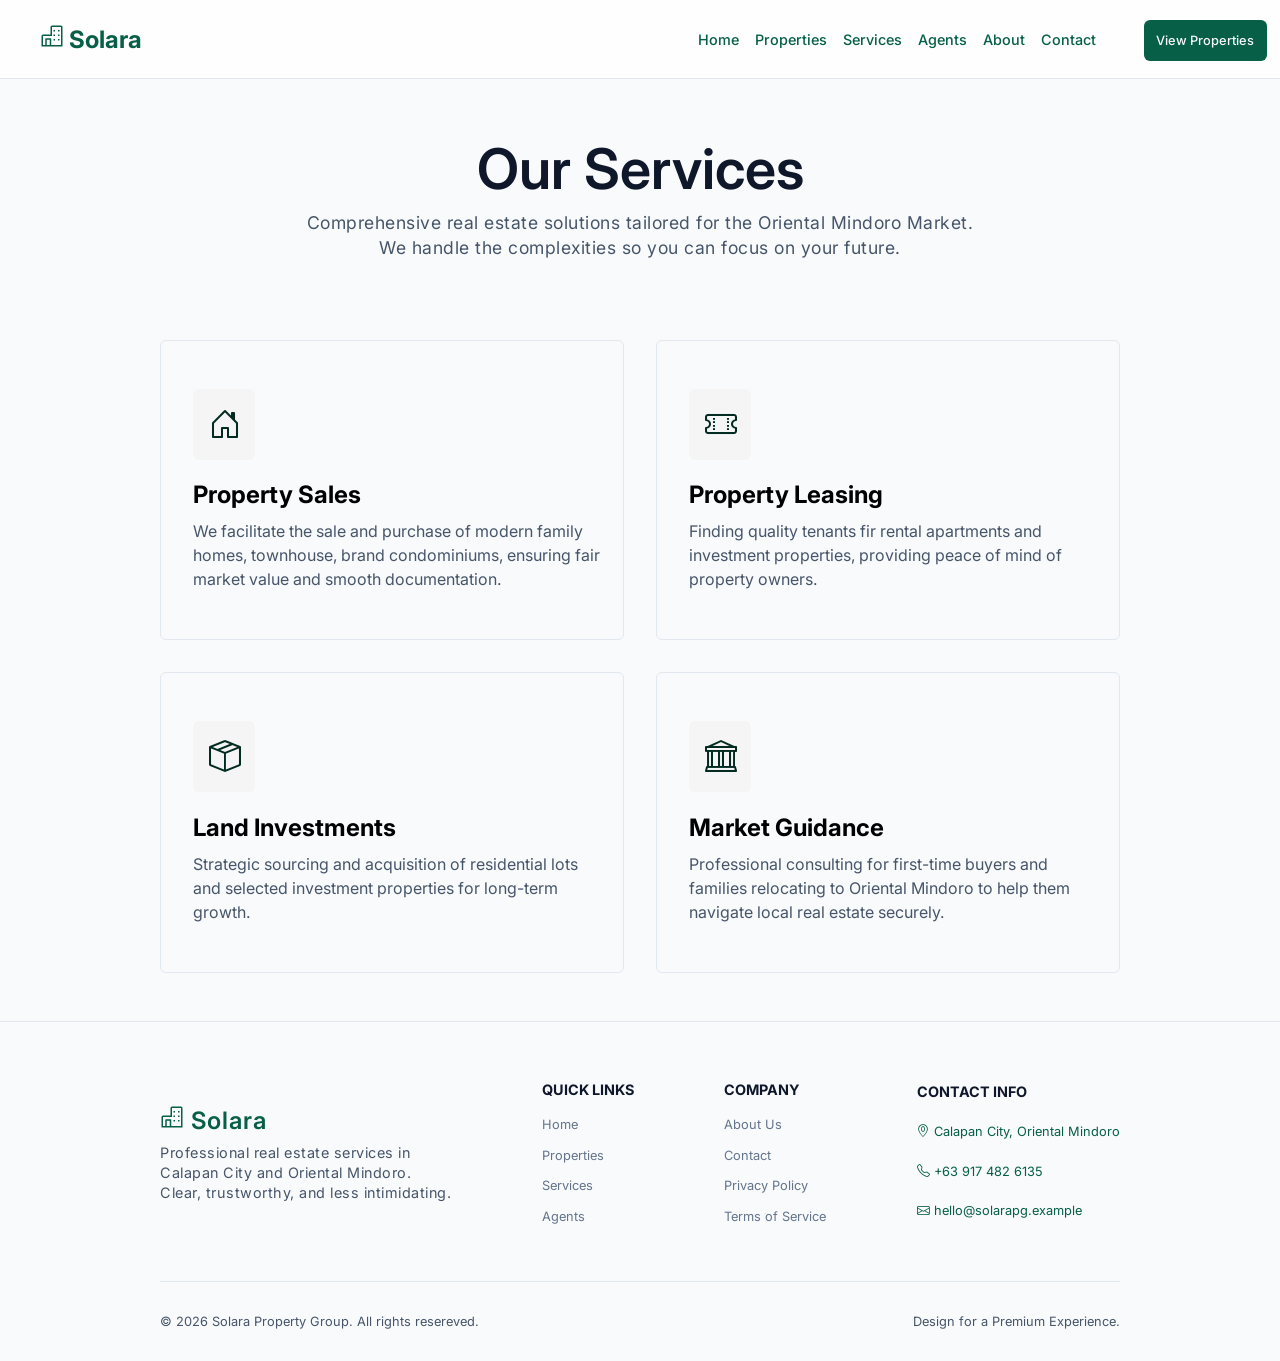
<file: pages/properties/services.html>
<!DOCTYPE html>
<html lang="en">
<head>
    <meta charset="UTF-8">
    <meta name="viewport" content="width=device-width, initial-scale=1.0">
    <link rel="stylesheet" href="../../css/services.css">
    <link rel="stylesheet" href="../../css/page-animation.css">
    <link rel="shortcut icon" href="../../assets/images/first-page-images/logos/Logo 1.jpg" type="image/x-icon">
    <link rel="stylesheet" href="https://cdn.jsdelivr.net/npm/bootstrap-icons@1.13.1/font/bootstrap-icons.min.css">
    <link href="https://fonts.googleapis.com/css2?family=Inter:ital,opsz,wght@0,14..32,100..900;1,14..32,100..900&display=swap" rel="stylesheet">
    <title>Properties</title>
</head>
<body>
    <header>
        <!-- navigation -->
        <nav>
            <div class="solara-logo">
                <a href="../../index.html">
                    <svg xmlns="http://www.w3.org/2000/svg" width="1em" height="1em" viewBox="0 0 32 32">
                        <path d="M0 0h32v32H0z" fill="none" />
                        <path fill="currentColor" d="M28 2H16a2 2 0 0 0-2 2v10H4a2 2 0 0 0-2 2v14h28V4a2 2 0 0 0-2-2M9 28v-7h4v7Zm19 0H15v-8a1 1 0 0 0-1-1H8a1 1 0 0 0-1 1v8H4V16h12V4h12Z" />
                        <path fill="currentColor" d="M18 8h2v2h-2zm6 0h2v2h-2zm-6 6h2v2h-2zm6 0h2v2h-2zm-6 6h2v2h-2zm6 0h2v2h-2z" />
                    </svg>

                    <span>Solara</span>
                </a>
            </div>

            <div class="navigation">
                <ul>
                    <li><a href="../../index.html">Home</a></li>
                    <li><a href="properties.html">Properties</a></li>
                    <li><a href="services.html">Services</a></li>
                    <li><a href="agents.html">Agents</a></li>
                    <li><a href="about.html">About</a></li>
                    <li><a href="contact.html">Contact</a></li>

                    <li><a href="properties.html" class="view-btn">View Properties</a></li>
                </ul>
            </div>
        </nav>
    </header>
     
    <main>
        <section class="page-title">
            <h1>Our Services</h1>
            <p>Comprehensive real estate solutions tailored for the Oriental Mindoro Market. <br> We handle the complexities so you can focus on your future.</p>
        </section>


        <section class="service-cards">
            <!-- Property Sales -->
            <div class="card">
                <div class="card-icon">
                    <i class="bi bi-house-door"></i>
                </div>

                <h2>Property Sales</h2>
                <p>We facilitate the sale and purchase of modern family homes, townhouse, brand condominiums, ensuring fair market value and smooth documentation.</p>
            </div>

            <!-- Property Leasing -->
            <div class="card">
                <div class="card-icon">
                    <i class="bi bi-ticket-perforated"></i>
                </div>

                <h2>Property Leasing</h2>
                <p>Finding quality tenants fir rental apartments and investment properties, providing peace of mind of property owners. </p>
            </div>

            <!-- Land Investments -->
            <div class="card">
                <div class="card-icon">
                    <i class="bi bi-box-seam"></i>
                </div>

                <h2>Land Investments</h2>
                <p>Strategic sourcing and acquisition of residential lots and selected investment properties for long-term growth.</p>
            </div>

            <!-- Market Guidance -->
            <div class="card">
                <div class="card-icon">
                    <i class="bi bi-bank"></i>
                </div>

                <h2>Market Guidance</h2>
                <p>Professional consulting for first-time buyers and families relocating to Oriental Mindoro to help them navigate local real estate securely.</p>
            </div>
        </section>
    </main>

    <footer>
        <section class="first-footer">
            <div class="footer-details">
                <a href="../../index.html">
                    <svg xmlns="http://www.w3.org/2000/svg" width="1em" height="1em" viewBox="0 0 32 32">
                        <path d="M0 0h32v32H0z" fill="none" />
                        <path fill="currentColor" d="M28 2H16a2 2 0 0 0-2 2v10H4a2 2 0 0 0-2 2v14h28V4a2 2 0 0 0-2-2M9 28v-7h4v7Zm19 0H15v-8a1 1 0 0 0-1-1H8a1 1 0 0 0-1 1v8H4V16h12V4h12Z" />
                        <path fill="currentColor" d="M18 8h2v2h-2zm6 0h2v2h-2zm-6 6h2v2h-2zm6 0h2v2h-2zm-6 6h2v2h-2zm6 0h2v2h-2z" />
                    </svg>
                    
                    <span>Solara</span>
                </a>
                
                <p>Professional real estate services in <br> Calapan City and Oriental Mindoro. <br> Clear, trustworthy, and less intimidating.</p>
            </div>

            <div class="quick-links">
                <h6>QUICK LINKS</h6>
                <ul>
                    <li><a href="../../index.html">Home</a></li>
                    <li><a href="properties.html">Properties</a></li>
                    <li><a href="services.html">Services</a></li>
                    <li><a href="agents.html">Agents</a></li>
                </ul>
            </div>

            <div class="company">
                <h6>COMPANY</h6>
                <ul>
                    <li><a href="about.html">About Us</a></li>
                    <li><a href="contact.html">Contact</a></li>
                    <li><a href="#">Privacy Policy</a></li>
                    <li><a href="#">Terms of Service</a></li>
                </ul>
            </div>

            <div class="contact-info">
                <h6>CONTACT INFO</h6>
                <ul>
                    <li><i class="bi bi-geo-alt"></i> Calapan City, Oriental Mindoro</li>
                    <li><i class="bi bi-telephone"></i> +63 917 482 6135</li>
                    <li><i class="bi bi-envelope"></i> hello@solarapg.example</li>
                    
                </ul>
            </div>
        </section>

        <section class="second-footer">
            <div class="credits">
                &copy; 2026 Solara Property Group. All rights resereved.
            </div>

            <div class="designed">
                Design for a Premium Experience.
            </div>
        </section>
    </footer>
</body>
</file>
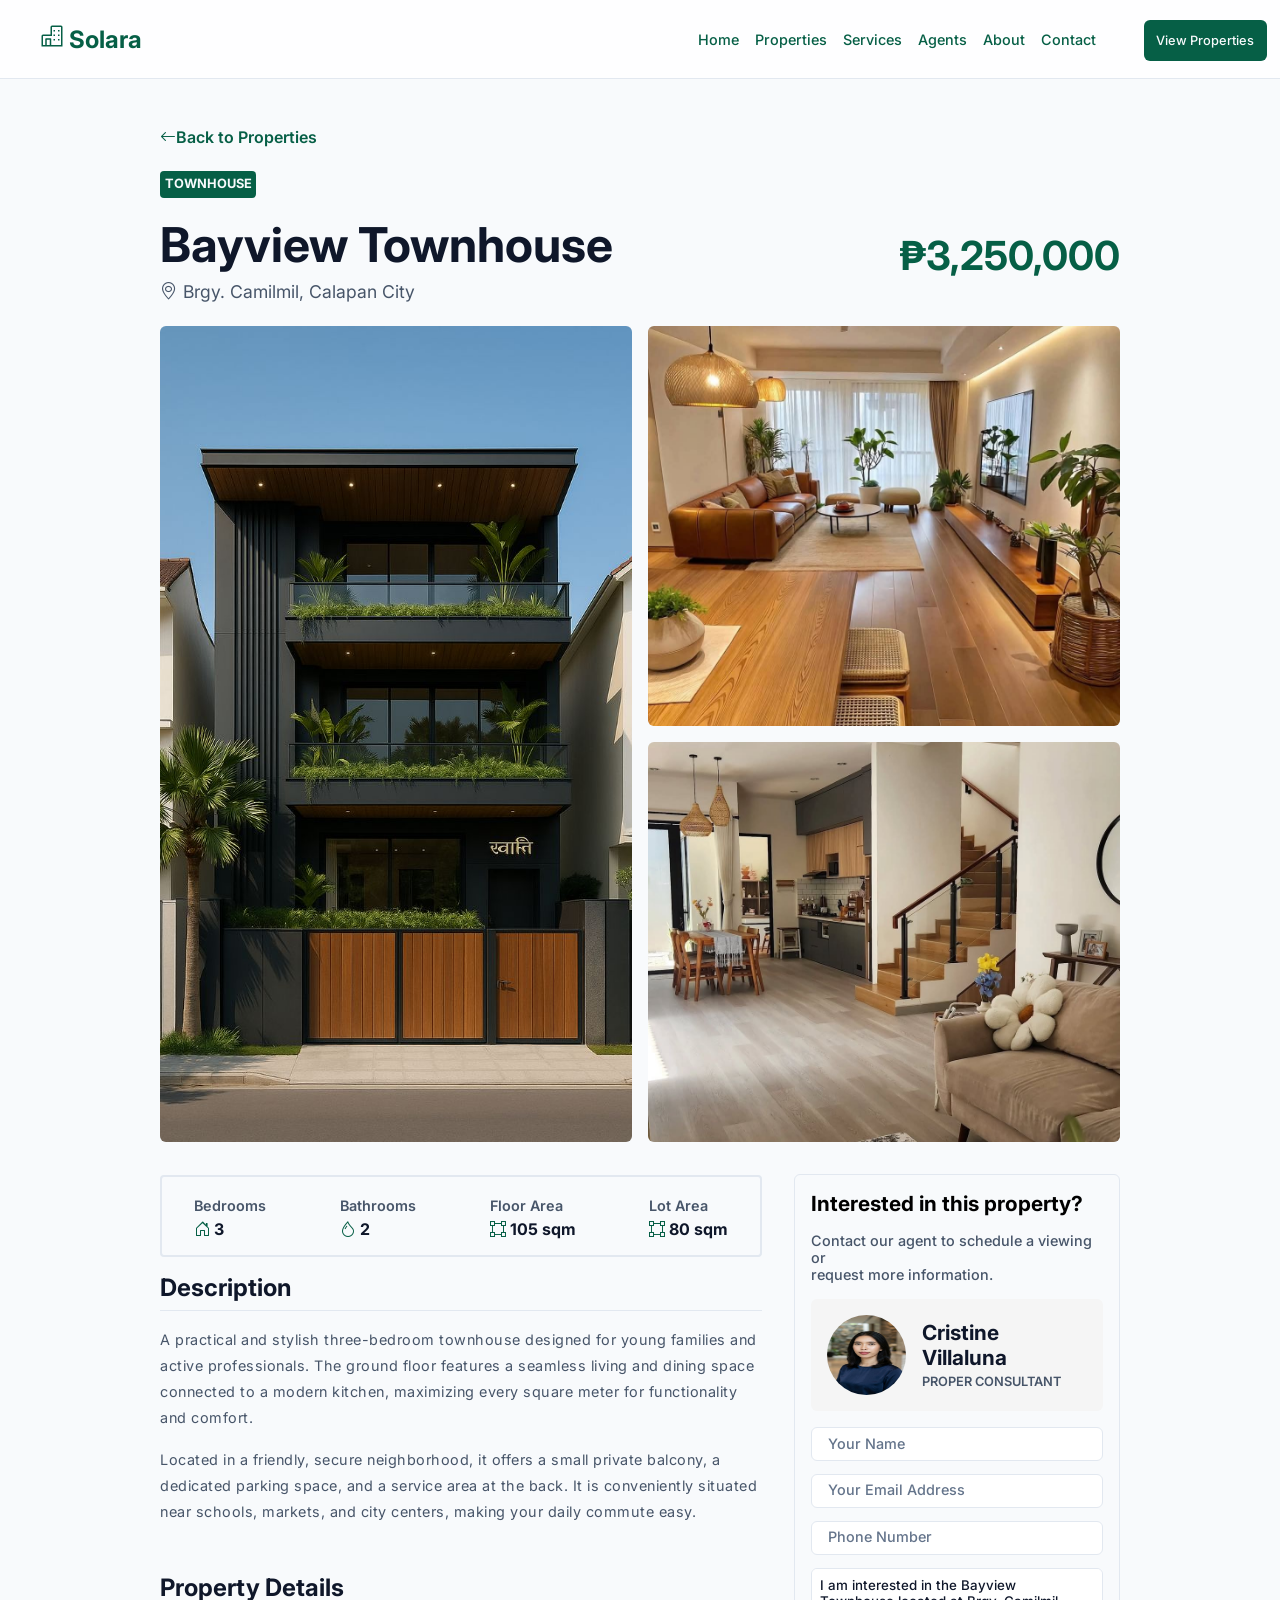
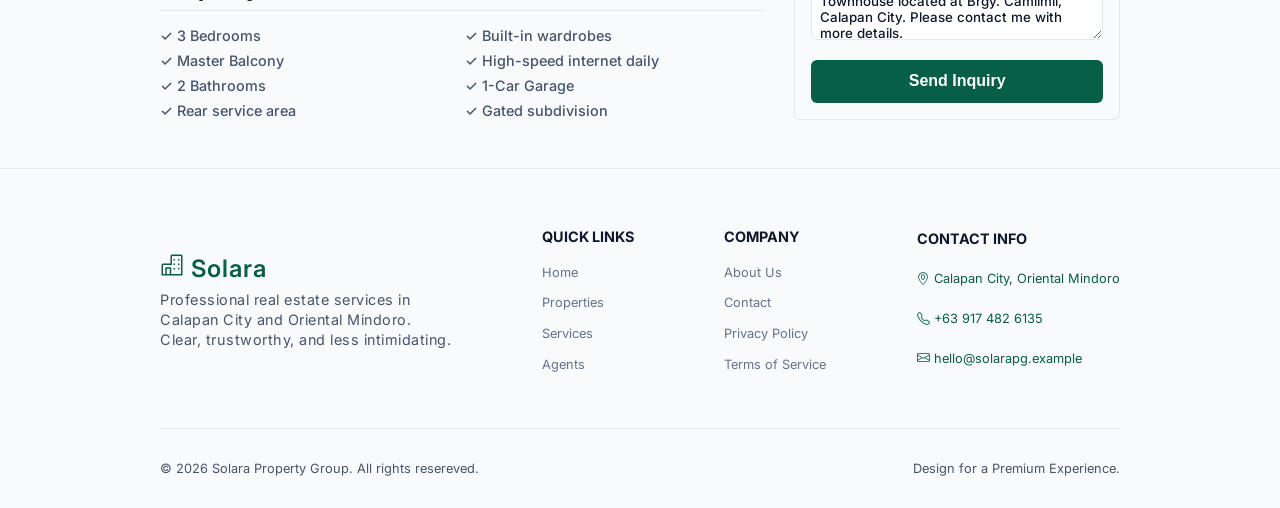
<file: pages/properties/properties-details/bayview-townhouse-details.html>
<!DOCTYPE html>
<html lang="en">
<head>
    <meta charset="UTF-8">
    <meta name="viewport" content="width=device-width, initial-scale=1.0">
    <link rel="stylesheet" href="../../../css/page-animation.css">
    <link rel="stylesheet" href="../../../css/real-estates-style/bayview-townhouse.css">
    <link rel="shortcut icon" href="../../../assets/images/first-page-images/logos/Logo 1.jpg" type="image/x-icon">
    <link rel="stylesheet" href="https://cdn.jsdelivr.net/npm/bootstrap-icons@1.13.1/font/bootstrap-icons.min.css">
    <link href="https://fonts.googleapis.com/css2?family=Inter:ital,opsz,wght@0,14..32,100..900;1,14..32,100..900&display=swap" rel="stylesheet">
    <title>Bayview Townhouse House</title>
</head>
<body>
    <header>
        <!-- navigation -->
        <nav>
            <div class="solara-logo">
                <a href="../../../index.html">
                    <svg xmlns="http://www.w3.org/2000/svg" width="1em" height="1em" viewBox="0 0 32 32">
                        <path d="M0 0h32v32H0z" fill="none" />
                        <path fill="currentColor" d="M28 2H16a2 2 0 0 0-2 2v10H4a2 2 0 0 0-2 2v14h28V4a2 2 0 0 0-2-2M9 28v-7h4v7Zm19 0H15v-8a1 1 0 0 0-1-1H8a1 1 0 0 0-1 1v8H4V16h12V4h12Z" />
                        <path fill="currentColor" d="M18 8h2v2h-2zm6 0h2v2h-2zm-6 6h2v2h-2zm6 0h2v2h-2zm-6 6h2v2h-2zm6 0h2v2h-2z" />
                    </svg>

                    <span>Solara</span>
                </a>
            </div>

            <div class="navigation">
                <ul>
                    <li><a href="../../../index.html">Home</a></li>
                    <li><a href="../properties.html">Properties</a></li>
                    <li><a href="../services.html">Services</a></li>
                    <li><a href="../agents.html">Agents</a></li>
                    <li><a href="../about.html">About</a></li>
                    <li><a href="../contact.html">Contact</a></li>

                    <li><a href="../properties.html" class="view-btn">View Properties</a></li>
                </ul>
            </div>
        </nav>
    </header>

    <main>
        <!-- go back button -->
        <div class="go-back-btn">
            <a href="../properties.html"><i class="bi bi-arrow-left"></i>Back to Properties</a>
        </div>

        <!-- page title -->
         <section class="page-title">
            <div class="sfh">
                <span>TOWNHOUSE</span>
            </div>

            <div class="main-title">
                <div class="title-left">
                    <h1>Bayview Townhouse</h1>
                    <p><i class="bi bi-geo-alt"></i> Brgy. Camilmil, Calapan City</p>
                </div>

                <div class="right-details">
                    <h1>&#8369;3,250,000</h1>
                </div>
            </div>
         </section>

         <!-- hero section -->
        <section class="hero-section">
            <div class="real-estates-img">
                <!-- img 1 -->
                <img src="../../../assets/images/properties-images/bayview-townhouse/bayview-townhouse.jpg" height="" width="" alt="main house">

                <!-- img 2 -->
                 <img src="../../../assets/images/properties-images/bayview-townhouse/bayview-townhouse-interior-1.jpg" height=" " width="" alt="interior 1">

                <!-- img 3 -->
                 <img src="../../../assets/images/properties-images/bayview-townhouse/bayview-townhouse-interior-2.jpg" height=" " width="" alt="interior 2">
            </div>
        </section>

        <article class="real-estate-description">
            <section class="main-description">
                <div class="property-details">
                    <div class="bedrooms">
                        <p>Bedrooms</p>
                        <span><i class="bi bi-house-door"></i> 3</span>
                    </div>

                    <div class="bathrooms">
                        <p>Bathrooms</p>
                        <span><i class="bi bi-droplet"></i> 2</span>
                    </div>

                    <div class="sqm">
                        <p>Floor Area</p>
                        <span><i class="bi bi-bounding-box"></i> 105 sqm</span>
                    </div>

                    <div class="lot">
                        <p>Lot Area</p>
                        <span><i class="bi bi-bounding-box"></i> 80 sqm</span>
                    </div>
                </div>

                <div class="house-description">
                    <h3>Description</h3>

                    <p>A practical and stylish three-bedroom townhouse designed for young families and active professionals. The ground floor features a seamless living and dining space connected to a modern kitchen, maximizing every square meter for functionality and comfort.</p>

                    <p>Located in a friendly, secure neighborhood, it offers a small private balcony, a dedicated parking space, and a service area at the back. It is conveniently situated near schools, markets, and city centers, making your daily commute easy.</p>
                </div>

                <div class="property-features">
                    <h3>Property Details</h3>
                    <ul>
                        <li>&check; 3 Bedrooms</li>
                        <li>&check; Built-in wardrobes</li>
                        <li>&check; Master Balcony</li>
                        <li>&check; High-speed internet daily</li>
                        <li>&check; 2 Bathrooms</li>
                        <li>&check; 1-Car Garage</li>
                        <li>&check; Rear service area</li>
                        <li>&check; Gated subdivision</li>
                    </ul>
                </div>
            </section>

            <aside>
                <h4>Interested in this property?</h4>
                <p>Contact our agent to schedule a viewing or <br> request more information.</p>

                <div class="agent">
                    <img src="../../../assets/images/agents/Cristine-Villaluna.jpg" style="height: 80px; width: 80px;" alt="Nielle Myke Lano">

                    <div class="agent-details">
                        <h5>Cristine Villaluna</h5>
                        <span>PROPER CONSULTANT</span>
                    </div>
                </div>

                <form action="">
                    <input type="text" placeholder="Your Name" required>

                    <input type="email" placeholder="Your Email Address" required>

                    <input type="tel" placeholder="Phone Number" maxlength="11" required>

                    <textarea name="" id="" placeholder="I am interested in the Bayview Townhouse located at Brgy. Camilmil, Calapan City. Please contact me with more details."></textarea>

                    <button type="submit"> <a href="">Send Inquiry</a></button>
                </form>

                
            </aside>
        </article>
    </main>

    <footer>
        <section class="first-footer">
            <div class="footer-details">
                <a href="../../../index.html">
                    <svg xmlns="http://www.w3.org/2000/svg" width="1em" height="1em" viewBox="0 0 32 32">
                        <path d="M0 0h32v32H0z" fill="none" />
                        <path fill="currentColor" d="M28 2H16a2 2 0 0 0-2 2v10H4a2 2 0 0 0-2 2v14h28V4a2 2 0 0 0-2-2M9 28v-7h4v7Zm19 0H15v-8a1 1 0 0 0-1-1H8a1 1 0 0 0-1 1v8H4V16h12V4h12Z" />
                        <path fill="currentColor" d="M18 8h2v2h-2zm6 0h2v2h-2zm-6 6h2v2h-2zm6 0h2v2h-2zm-6 6h2v2h-2zm6 0h2v2h-2z" />
                    </svg>
                    
                    <span>Solara</span>
                </a>
                
                <p>Professional real estate services in <br> Calapan City and Oriental Mindoro. <br> Clear, trustworthy, and less intimidating.</p>
            </div>

            <div class="quick-links">
                <h6>QUICK LINKS</h6>
                <ul>
                    <li><a href="../../../index.html">Home</a></li>
                    <li><a href="../properties.html">Properties</a></li>
                    <li><a href="../services.html">Services</a></li>
                    <li><a href="../agents.html">Agents</a></li>
                </ul>
            </div>

            <div class="company">
                <h6>COMPANY</h6>
                <ul>
                    <li><a href="../about.html">About Us</a></li>
                    <li><a href="../contact.html">Contact</a></li>
                    <li><a href="#">Privacy Policy</a></li>
                    <li><a href="#">Terms of Service</a></li>
                </ul>
            </div>

            <div class="contact-info">
                <h6>CONTACT INFO</h6>
                <ul>
                    <li><i class="bi bi-geo-alt"></i> Calapan City, Oriental Mindoro</li>
                    <li><i class="bi bi-telephone"></i> +63 917 482 6135</li>
                    <li><i class="bi bi-envelope"></i> hello@solarapg.example</li>
                    
                </ul>
            </div>
        </section>

        <section class="second-footer">
            <div class="credits">
                &copy; 2026 Solara Property Group. All rights resereved.
            </div>

            <div class="designed">
                Design for a Premium Experience.
            </div>
        </section>
    </footer>
</body>
</html>
</file>
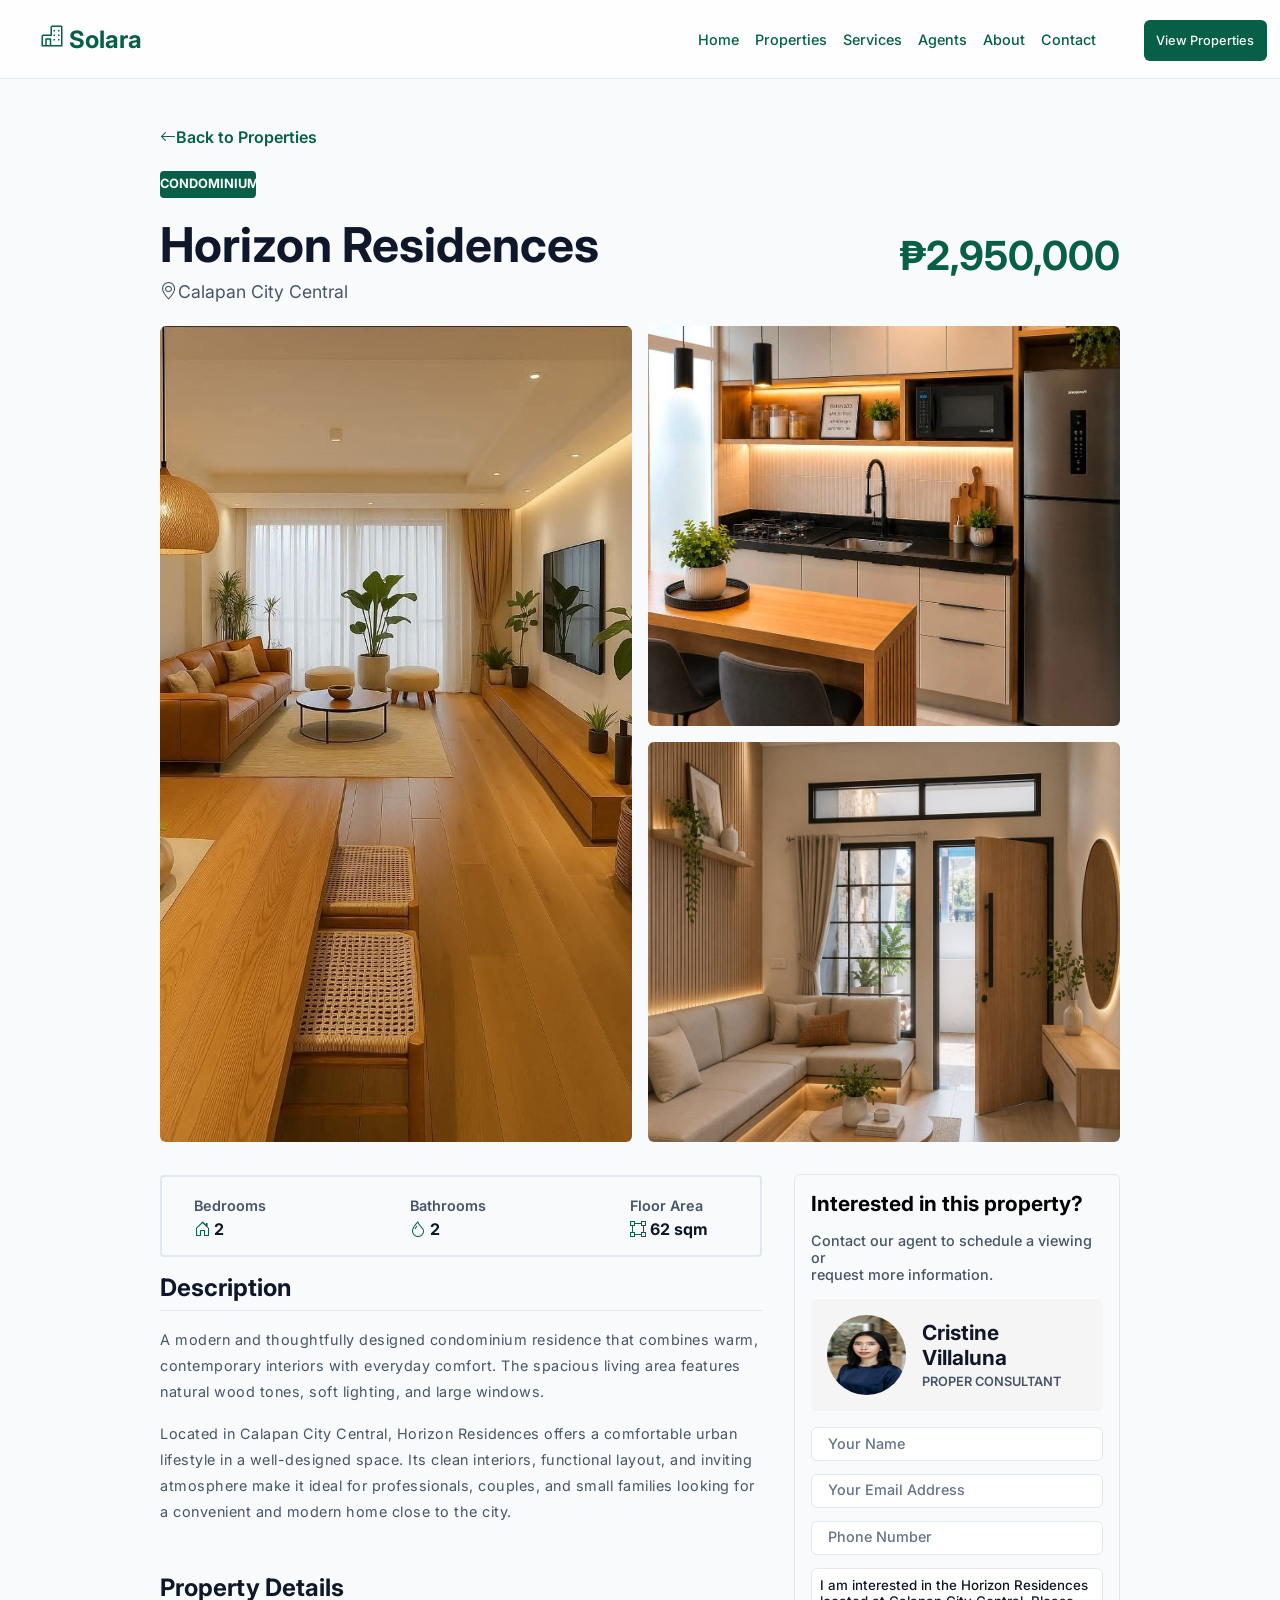
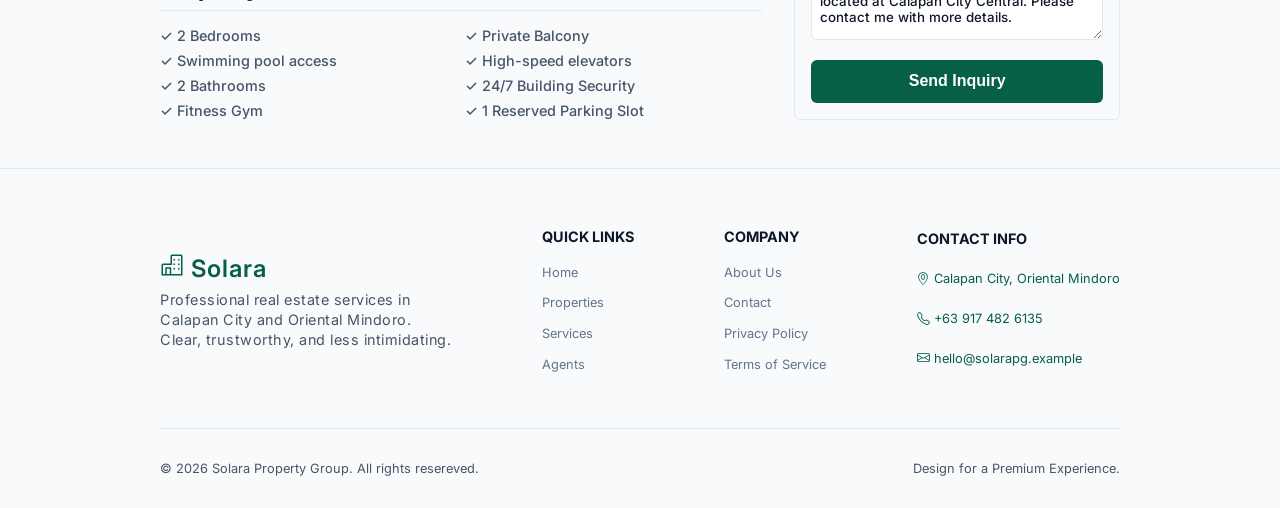
<file: pages/properties/properties-details/horizon-residences-details.html>
<!DOCTYPE html>
<html lang="en">
<head>
    <meta charset="UTF-8">
    <meta name="viewport" content="width=device-width, initial-scale=1.0">
    <link rel="stylesheet" href="../../../css/page-animation.css">
    <link rel="stylesheet" href="../../../css/real-estates-style/horizon-residences.css">
    <link rel="shortcut icon" href="../../../assets/images/first-page-images/logos/Logo 1.jpg" type="image/x-icon">
    <link rel="stylesheet" href="https://cdn.jsdelivr.net/npm/bootstrap-icons@1.13.1/font/bootstrap-icons.min.css">
    <link href="https://fonts.googleapis.com/css2?family=Inter:ital,opsz,wght@0,14..32,100..900;1,14..32,100..900&display=swap" rel="stylesheet">
    <title>Horizon Residences</title>
</head>
<body>
    <header>
        <!-- navigation -->
        <nav>
            <div class="solara-logo">
                <a href="../../../index.html">
                    <svg xmlns="http://www.w3.org/2000/svg" width="1em" height="1em" viewBox="0 0 32 32">
                        <path d="M0 0h32v32H0z" fill="none" />
                        <path fill="currentColor" d="M28 2H16a2 2 0 0 0-2 2v10H4a2 2 0 0 0-2 2v14h28V4a2 2 0 0 0-2-2M9 28v-7h4v7Zm19 0H15v-8a1 1 0 0 0-1-1H8a1 1 0 0 0-1 1v8H4V16h12V4h12Z" />
                        <path fill="currentColor" d="M18 8h2v2h-2zm6 0h2v2h-2zm-6 6h2v2h-2zm6 0h2v2h-2zm-6 6h2v2h-2zm6 0h2v2h-2z" />
                    </svg>

                    <span>Solara</span>
                </a>
            </div>

            <div class="navigation">
                <ul>
                    <li><a href="../../../index.html">Home</a></li>
                    <li><a href="../properties.html">Properties</a></li>
                    <li><a href="../services.html">Services</a></li>
                    <li><a href="../agents.html">Agents</a></li>
                    <li><a href="../about.html">About</a></li>
                    <li><a href="../contact.html">Contact</a></li>

                    <li><a href="../properties.html" class="view-btn">View Properties</a></li>
                </ul>
            </div>
        </nav>
    </header>

    <main>
        <!-- go back button -->
        <div class="go-back-btn">
            <a href="../properties.html"><i class="bi bi-arrow-left"></i>Back to Properties</a>
        </div>

        <!-- page title -->
         <section class="page-title">
            <div class="sfh">
                <span>CONDOMINIUM</span>
            </div>

            <div class="main-title">
                <div class="title-left">
                    <h1>Horizon Residences</h1>
                    <p><i class="bi bi-geo-alt"></i>Calapan City Central</p>
                </div>

                <div class="right-details">
                    <h1>&#8369;2,950,000</h1>
                </div>
            </div>
         </section>

         <!-- hero section -->
        <section class="hero-section">
            <div class="real-estates-img">
                <!-- img 1 -->
                <img src="../../../assets/images/properties-images/horizon-residences/horizon-residences.jpg" height="" width="" alt="main house">

                <!-- img 2 -->
                 <img src="../../../assets/images/properties-images/horizon-residences/horizon-residences-interior-1.jpg" height=" " width="" alt="interior 1">

                <!-- img 3 -->
                 <img src="../../../assets/images/properties-images/horizon-residences/horizon-residences-interior-2.jpg" height=" " width="" alt="interior 2">
            </div>
        </section>

        <article class="real-estate-description">
            <section class="main-description">
                <div class="property-details">
                    <div class="bedrooms">
                        <p>Bedrooms</p>
                        <span><i class="bi bi-house-door"></i> 2</span>
                    </div>

                    <div class="bathrooms">
                        <p>Bathrooms</p>
                        <span><i class="bi bi-droplet"></i> 2</span>
                    </div>

                    <div class="sqm">
                        <p>Floor Area</p>
                        <span><i class="bi bi-bounding-box"></i> 62 sqm</span>
                    </div>
                </div>

                <div class="house-description">
                    <h3>Description</h3>

                    <p>A modern and thoughtfully designed condominium residence that combines warm, contemporary interiors with everyday comfort. The spacious living area features natural wood tones, soft lighting, and large windows.</p>

                    <p>Located in Calapan City Central, Horizon Residences offers a comfortable urban lifestyle in a well-designed space. Its clean interiors, functional layout, and inviting atmosphere make it ideal for professionals, couples, and small families looking for a convenient and modern home close to the city.</p>
                </div>

                <div class="property-features">
                    <h3>Property Details</h3>
                    <ul>
                        <li>&check; 2 Bedrooms</li>
                        <li>&check; Private Balcony</li>
                        <li>&check; Swimming pool access</li>
                        <li>&check; High-speed elevators</li>
                        <li>&check; 2 Bathrooms</li>
                        <li>&check; 24/7 Building Security</li>
                        <li>&check; Fitness Gym</li>
                        <li>&check; 1 Reserved Parking Slot</li>
                    </ul>
                </div>
            </section>

            <aside>
                <h4>Interested in this property?</h4>
                <p>Contact our agent to schedule a viewing or <br> request more information.</p>

                <div class="agent">
                    <img src="../../../assets/images/agents/Cristine-Villaluna.jpg" style="height: 80px; width: 80px;" alt="Nielle Myke Lano">

                    <div class="agent-details">
                        <h5>Cristine Villaluna</h5>
                        <span>PROPER CONSULTANT</span>
                    </div>
                </div>

                <form action="">
                    <input type="text" placeholder="Your Name" required>

                    <input type="email" placeholder="Your Email Address" required>

                    <input type="tel" placeholder="Phone Number" maxlength="11" required>

                    <textarea name="" id="" placeholder="I am interested in the Horizon Residences located at Calapan City Central. Please contact me with more details."></textarea>

                    <button type="submit"> <a href="">Send Inquiry</a></button>
                </form>

                
            </aside>
        </article>
    </main>

    <footer>
        <section class="first-footer">
            <div class="footer-details">
                <a href="../../../index.html">
                    <svg xmlns="http://www.w3.org/2000/svg" width="1em" height="1em" viewBox="0 0 32 32">
                        <path d="M0 0h32v32H0z" fill="none" />
                        <path fill="currentColor" d="M28 2H16a2 2 0 0 0-2 2v10H4a2 2 0 0 0-2 2v14h28V4a2 2 0 0 0-2-2M9 28v-7h4v7Zm19 0H15v-8a1 1 0 0 0-1-1H8a1 1 0 0 0-1 1v8H4V16h12V4h12Z" />
                        <path fill="currentColor" d="M18 8h2v2h-2zm6 0h2v2h-2zm-6 6h2v2h-2zm6 0h2v2h-2zm-6 6h2v2h-2zm6 0h2v2h-2z" />
                    </svg>
                    
                    <span>Solara</span>
                </a>
                
                <p>Professional real estate services in <br> Calapan City and Oriental Mindoro. <br> Clear, trustworthy, and less intimidating.</p>
            </div>

            <div class="quick-links">
                <h6>QUICK LINKS</h6>
                <ul>
                    <li><a href="../../../index.html">Home</a></li>
                    <li><a href="../properties.html">Properties</a></li>
                    <li><a href="../services.html">Services</a></li>
                    <li><a href="../agents.html">Agents</a></li>
                </ul>
            </div>

            <div class="company">
                <h6>COMPANY</h6>
                <ul>
                    <li><a href="../about.html">About Us</a></li>
                    <li><a href="../contact.html">Contact</a></li>
                    <li><a href="#">Privacy Policy</a></li>
                    <li><a href="#">Terms of Service</a></li>
                </ul>
            </div>

            <div class="contact-info">
                <h6>CONTACT INFO</h6>
                <ul>
                    <li><i class="bi bi-geo-alt"></i> Calapan City, Oriental Mindoro</li>
                    <li><i class="bi bi-telephone"></i> +63 917 482 6135</li>
                    <li><i class="bi bi-envelope"></i> hello@solarapg.example</li>
                    
                </ul>
            </div>
        </section>

        <section class="second-footer">
            <div class="credits">
                &copy; 2026 Solara Property Group. All rights resereved.
            </div>

            <div class="designed">
                Design for a Premium Experience.
            </div>
        </section>
    </footer>
</body>
</html>
</file>
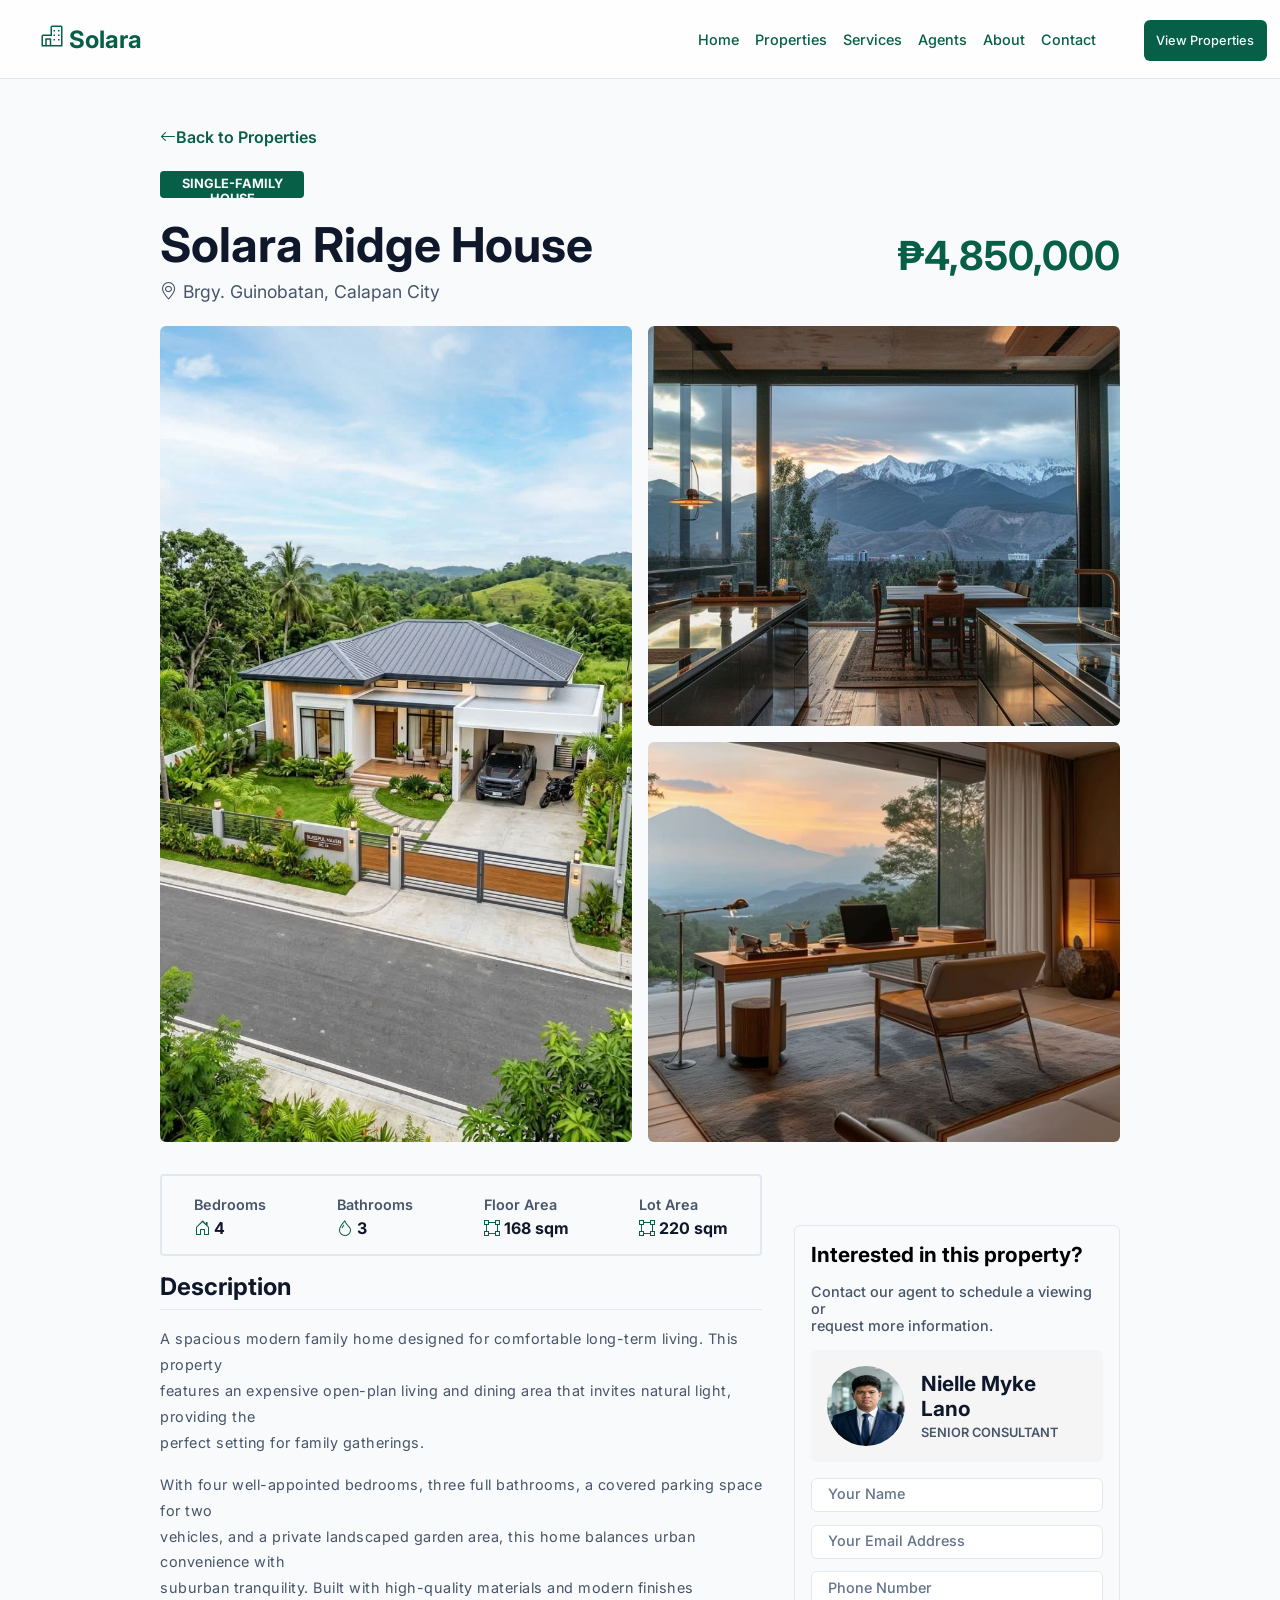
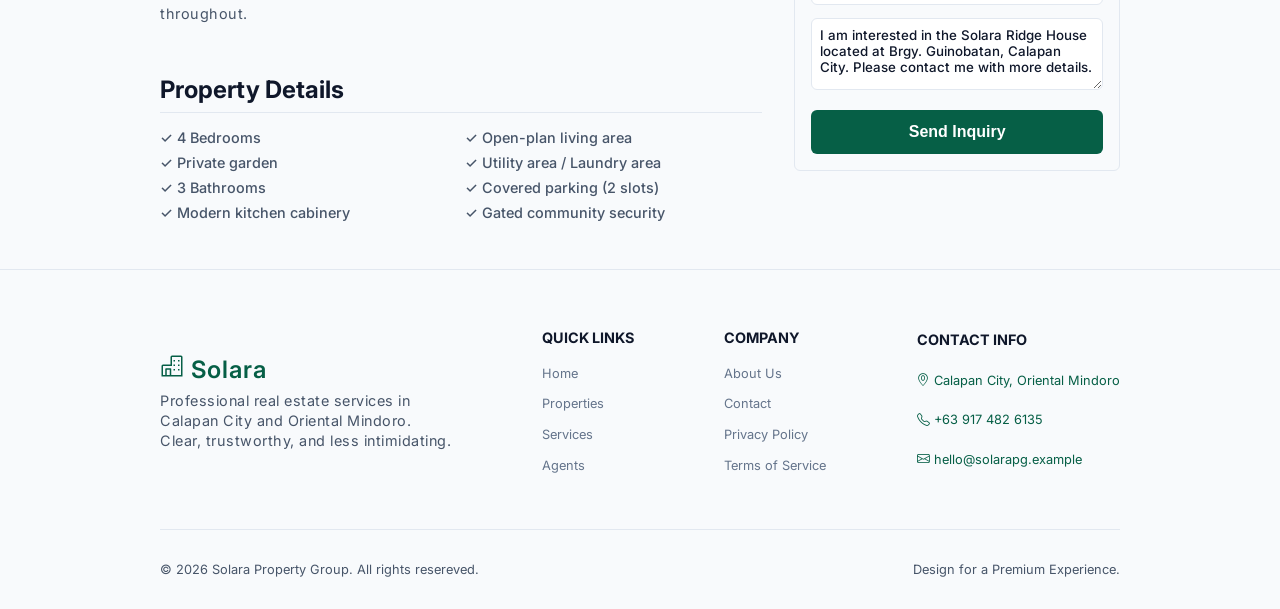
<file: pages/properties/properties-details/solara-ridge-house.html>
<!DOCTYPE html>
<html lang="en">
<head>
    <meta charset="UTF-8">
    <meta name="viewport" content="width=device-width, initial-scale=1.0">
    <link rel="stylesheet" href="../../../css/page-animation.css">
    <link rel="stylesheet" href="../../../css/real-estates-style/solara-ridge-house.css">
    <link rel="shortcut icon" href="../../../assets/images/first-page-images/logos/Logo 1.jpg" type="image/x-icon">
    <link rel="stylesheet" href="https://cdn.jsdelivr.net/npm/bootstrap-icons@1.13.1/font/bootstrap-icons.min.css">
    <link href="https://fonts.googleapis.com/css2?family=Inter:ital,opsz,wght@0,14..32,100..900;1,14..32,100..900&display=swap" rel="stylesheet">
    <title>Solara Ridge House</title>
</head>
<body>
    <header>
        <!-- navigation -->
        <nav>
            <div class="solara-logo">
                <a href="../../../index.html">
                    <svg xmlns="http://www.w3.org/2000/svg" width="1em" height="1em" viewBox="0 0 32 32">
                        <path d="M0 0h32v32H0z" fill="none" />
                        <path fill="currentColor" d="M28 2H16a2 2 0 0 0-2 2v10H4a2 2 0 0 0-2 2v14h28V4a2 2 0 0 0-2-2M9 28v-7h4v7Zm19 0H15v-8a1 1 0 0 0-1-1H8a1 1 0 0 0-1 1v8H4V16h12V4h12Z" />
                        <path fill="currentColor" d="M18 8h2v2h-2zm6 0h2v2h-2zm-6 6h2v2h-2zm6 0h2v2h-2zm-6 6h2v2h-2zm6 0h2v2h-2z" />
                    </svg>

                    <span>Solara</span>
                </a>
            </div>

            <div class="navigation">
                <ul>
                    <li><a href="../../../index.html">Home</a></li>
                    <li><a href="../properties.html">Properties</a></li>
                    <li><a href="../services.html">Services</a></li>
                    <li><a href="../agents.html">Agents</a></li>
                    <li><a href="../about.html">About</a></li>
                    <li><a href="../contact.html">Contact</a></li>

                    <li><a href="../properties.html" class="view-btn">View Properties</a></li>
                </ul>
            </div>
        </nav>
    </header>

    <main>
        <!-- go back button -->
        <div class="go-back-btn">
            <a href="../properties.html"><i class="bi bi-arrow-left"></i>Back to Properties</a>
        </div>

        <!-- page title -->
         <section class="page-title">
            <div class="sfh">
                <span>SINGLE-FAMILY HOUSE</span>
            </div>

            <div class="main-title">
                <div class="title-left">
                    <h1>Solara Ridge House</h1>
                    <p><i class="bi bi-geo-alt"></i> Brgy. Guinobatan, Calapan City</p>
                </div>

                <div class="right-details">
                    <h1>&#8369;4,850,000</h1>
                </div>
            </div>
         </section>

         <!-- hero section -->
        <section class="hero-section">
            <div class="real-estates-img">
                <!-- img 1 -->
                <img src="../../../assets/images/properties-images/solara-ridge-house/solara-ridge-house.png" height="" width="" alt="main house">

                <!-- img 2 -->
                 <img src="../../../assets/images/properties-images/solara-ridge-house/solara-ridge-house-interior.png" height=" " width="" alt="interior 1">

                <!-- img 3 -->
                 <img src="../../../assets/images/properties-images/solara-ridge-house/solara-ridge-house-interior-2.png" height=" " width="" alt="interior 2">
            </div>
        </section>

        <article class="real-estate-description">
            <section class="main-description">
                <div class="property-details">
                    <div class="bedrooms">
                        <p>Bedrooms</p>
                        <span><i class="bi bi-house-door"></i> 4</span>
                    </div>

                    <div class="bathrooms">
                        <p>Bathrooms</p>
                        <span><i class="bi bi-droplet"></i> 3</span>
                    </div>

                    <div class="sqm">
                        <p>Floor Area</p>
                        <span><i class="bi bi-bounding-box"></i> 168 sqm</span>
                    </div>

                    <div class="lot">
                        <p>Lot Area</p>
                        <span><i class="bi bi-bounding-box"></i> 220 sqm</span>
                    </div>
                </div>

                <div class="house-description">
                    <h3>Description</h3>

                    <p>A spacious modern family home designed for comfortable long-term living. This property <br> features an expensive open-plan living and dining area that invites natural light, providing the <br> perfect setting for family gatherings.</p>

                    <p>With four well-appointed bedrooms, three full bathrooms, a covered parking space for two <br> vehicles, and a private landscaped garden area, this home balances urban convenience with <br> suburban tranquility. Built with high-quality materials and modern finishes throughout.</p>
                </div>

                <div class="property-features">
                    <h3>Property Details</h3>
                    <ul>
                        <li>&check; 4 Bedrooms</li>
                        <li>&check; Open-plan living area</li>
                        <li>&check; Private garden</li>
                        <li>&check; Utility area / Laundry area</li>
                        <li>&check; 3 Bathrooms</li>
                        <li>&check; Covered parking (2 slots)</li>
                        <li>&check; Modern kitchen cabinery</li>
                        <li>&check; Gated community security</li>
                    </ul>
                </div>
            </section>

            <aside>
                <h4>Interested in this property?</h4>
                <p>Contact our agent to schedule a viewing or <br> request more information.</p>

                <div class="agent">
                    <img src="../../../assets/images/agents/Nielle-Myke-Lano.jpg" style="height: 80px; width: 80px;" alt="Nielle Myke Lano">

                    <div class="agent-details">
                        <h5>Nielle Myke Lano</h5>
                        <span>SENIOR CONSULTANT</span>
                    </div>
                </div>

                <form action="">
                    <input type="text" placeholder="Your Name" required>

                    <input type="email" placeholder="Your Email Address" required>

                    <input type="tel" placeholder="Phone Number" maxlength="11" required>

                    <textarea name="" id="" placeholder="I am interested in the Solara Ridge House located at Brgy. Guinobatan, Calapan City. Please contact me with more details."></textarea>

                    <button type="submit"> <a href="">Send Inquiry</a></button>
                </form>

                
            </aside>
        </article>
    </main>

    <footer>
        <section class="first-footer">
            <div class="footer-details">
                <a href="../../../index.html">
                    <svg xmlns="http://www.w3.org/2000/svg" width="1em" height="1em" viewBox="0 0 32 32">
                        <path d="M0 0h32v32H0z" fill="none" />
                        <path fill="currentColor" d="M28 2H16a2 2 0 0 0-2 2v10H4a2 2 0 0 0-2 2v14h28V4a2 2 0 0 0-2-2M9 28v-7h4v7Zm19 0H15v-8a1 1 0 0 0-1-1H8a1 1 0 0 0-1 1v8H4V16h12V4h12Z" />
                        <path fill="currentColor" d="M18 8h2v2h-2zm6 0h2v2h-2zm-6 6h2v2h-2zm6 0h2v2h-2zm-6 6h2v2h-2zm6 0h2v2h-2z" />
                    </svg>
                    
                    <span>Solara</span>
                </a>
                
                <p>Professional real estate services in <br> Calapan City and Oriental Mindoro. <br> Clear, trustworthy, and less intimidating.</p>
            </div>

            <div class="quick-links">
                <h6>QUICK LINKS</h6>
                <ul>
                    <li><a href="../../../index.html">Home</a></li>
                    <li><a href="../properties.html">Properties</a></li>
                    <li><a href="../services.html">Services</a></li>
                    <li><a href="../agents.html">Agents</a></li>
                </ul>
            </div>

            <div class="company">
                <h6>COMPANY</h6>
                <ul>
                    <li><a href="../about.html">About Us</a></li>
                    <li><a href="../contact.html">Contact</a></li>
                    <li><a href="#">Privacy Policy</a></li>
                    <li><a href="#">Terms of Service</a></li>
                </ul>
            </div>

            <div class="contact-info">
                <h6>CONTACT INFO</h6>
                <ul>
                    <li><i class="bi bi-geo-alt"></i> Calapan City, Oriental Mindoro</li>
                    <li><i class="bi bi-telephone"></i> +63 917 482 6135</li>
                    <li><i class="bi bi-envelope"></i> hello@solarapg.example</li>
                    
                </ul>
            </div>
        </section>

        <section class="second-footer">
            <div class="credits">
                &copy; 2026 Solara Property Group. All rights resereved.
            </div>

            <div class="designed">
                Design for a Premium Experience.
            </div>
        </section>
    </footer>
</body>
</html>
</file>
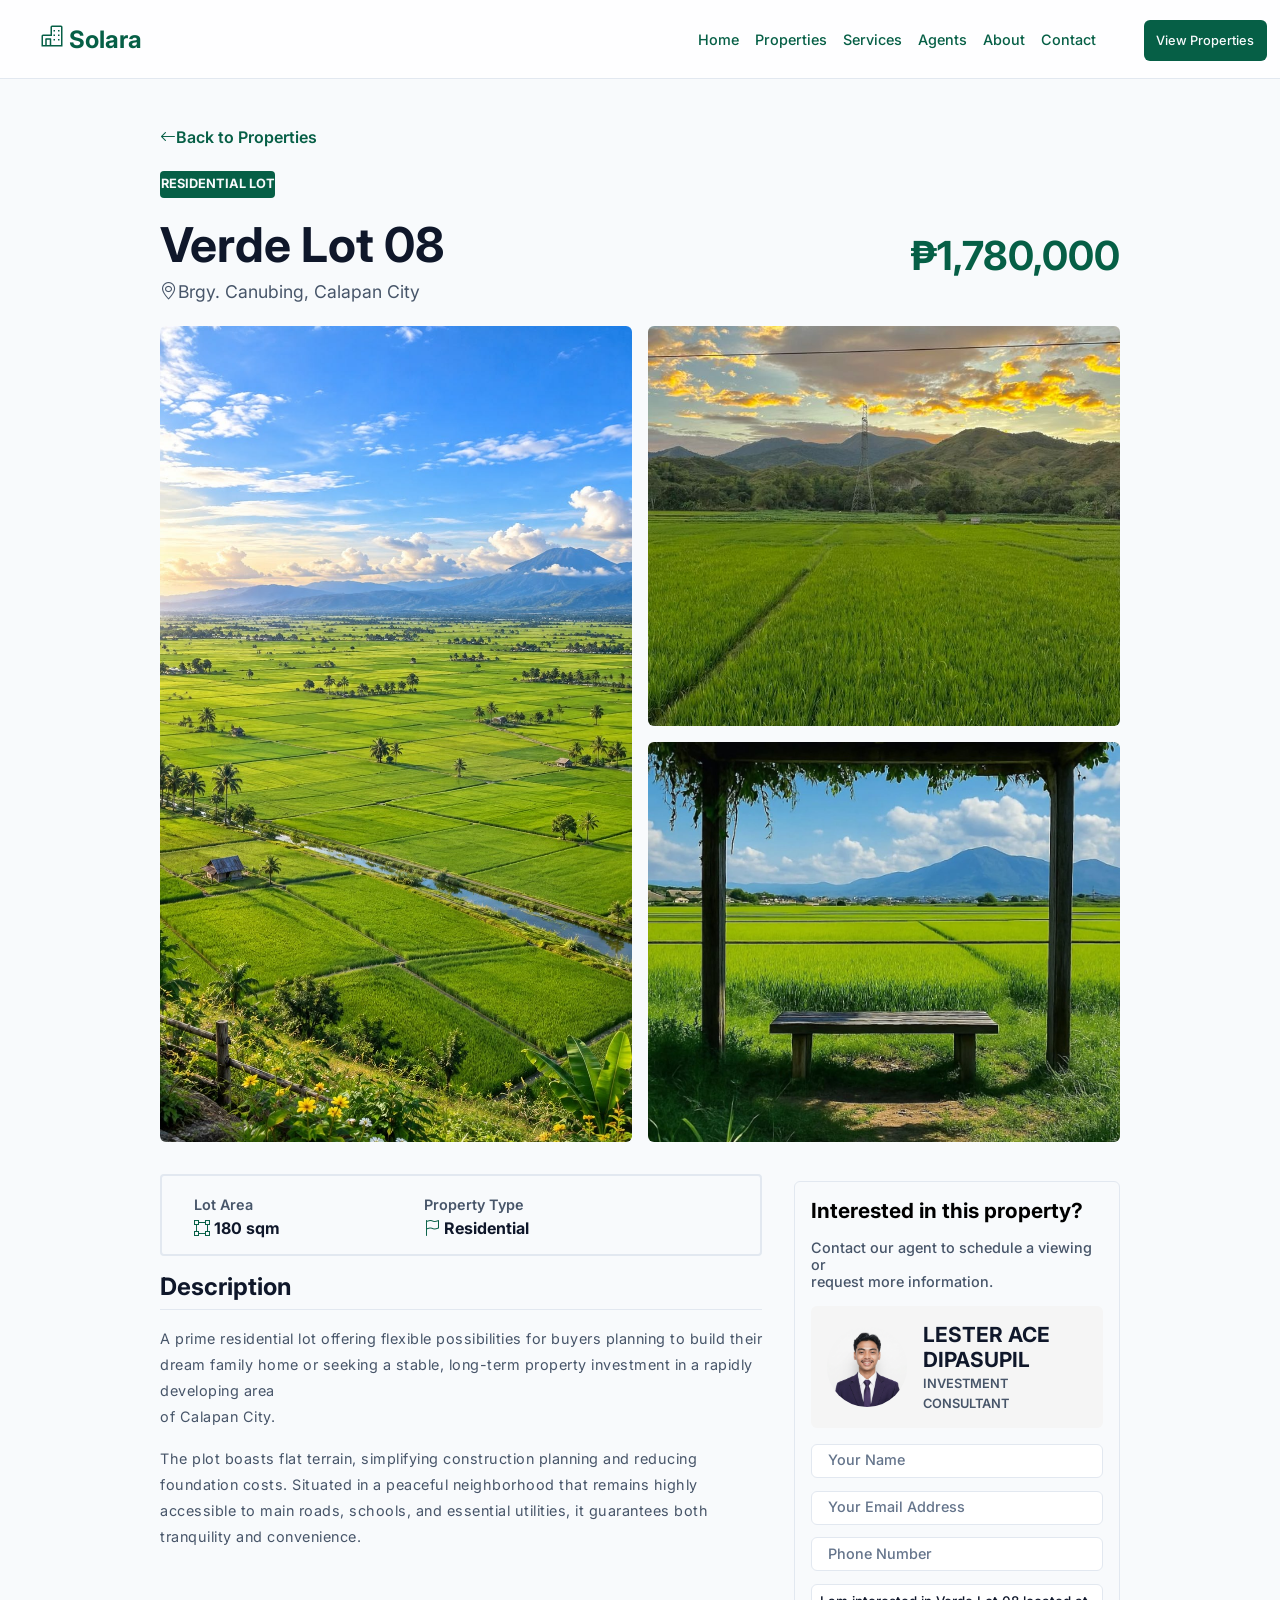
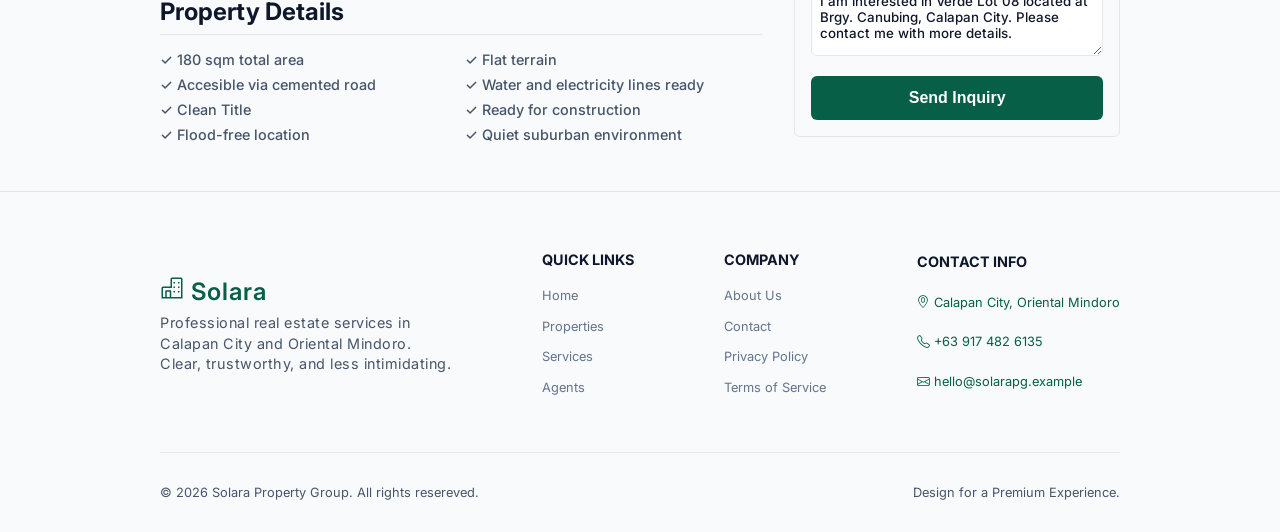
<file: pages/properties/properties-details/verde-lot-08-details.html>
<!DOCTYPE html>
<html lang="en">
<head>
    <meta charset="UTF-8">
    <meta name="viewport" content="width=device-width, initial-scale=1.0">
    <link rel="stylesheet" href="../../../css/page-animation.css">
    <link rel="stylesheet" href="../../../css/real-estates-style/verde-lot-08.css">
    <link rel="shortcut icon" href="../../../assets/images/first-page-images/logos/Logo 1.jpg" type="image/x-icon">
    <link rel="stylesheet" href="https://cdn.jsdelivr.net/npm/bootstrap-icons@1.13.1/font/bootstrap-icons.min.css">
    <link href="https://fonts.googleapis.com/css2?family=Inter:ital,opsz,wght@0,14..32,100..900;1,14..32,100..900&display=swap" rel="stylesheet">
    <title>Horizon Residences</title>
</head>
<body>
    <header>
        <!-- navigation -->
        <nav>
            <div class="solara-logo">
                <a href="../../../index.html">
                    <svg xmlns="http://www.w3.org/2000/svg" width="1em" height="1em" viewBox="0 0 32 32">
                        <path d="M0 0h32v32H0z" fill="none" />
                        <path fill="currentColor" d="M28 2H16a2 2 0 0 0-2 2v10H4a2 2 0 0 0-2 2v14h28V4a2 2 0 0 0-2-2M9 28v-7h4v7Zm19 0H15v-8a1 1 0 0 0-1-1H8a1 1 0 0 0-1 1v8H4V16h12V4h12Z" />
                        <path fill="currentColor" d="M18 8h2v2h-2zm6 0h2v2h-2zm-6 6h2v2h-2zm6 0h2v2h-2zm-6 6h2v2h-2zm6 0h2v2h-2z" />
                    </svg>

                    <span>Solara</span>
                </a>
            </div>

            <div class="navigation">
                <ul>
                    <li><a href="../../../index.html">Home</a></li>
                    <li><a href="../properties.html">Properties</a></li>
                    <li><a href="../services.html">Services</a></li>
                    <li><a href="../agents.html">Agents</a></li>
                    <li><a href="../about.html">About</a></li>
                    <li><a href="../contact.html">Contact</a></li>

                    <li><a href="../properties.html" class="view-btn">View Properties</a></li>
                </ul>
            </div>
        </nav>
    </header>

    <main>
        <!-- go back button -->
        <div class="go-back-btn">
            <a href="../properties.html"><i class="bi bi-arrow-left"></i>Back to Properties</a>
        </div>

        <!-- page title -->
         <section class="page-title">
            <div class="sfh">
                <span>RESIDENTIAL LOT</span>
            </div>

            <div class="main-title">
                <div class="title-left">
                    <h1>Verde Lot 08</h1>
                    <p><i class="bi bi-geo-alt"></i>Brgy. Canubing, Calapan City</p>
                </div>

                <div class="right-details">
                    <h1>&#8369;1,780,000</h1>
                </div>
            </div>
         </section>

         <!-- hero section -->
        <section class="hero-section">
            <div class="real-estates-img">
                <!-- img 1 -->
                <img src="../../../assets/images/properties-images/verde-lot-08/verde-lot-08-main.jpg" height="" width="" alt="main house">

                <!-- img 2 -->
                 <img src="../../../assets/images/properties-images/verde-lot-08/verde-lot-08.jpg" height=" " width="" alt="interior 1">

                <!-- img 3 -->
                 <img src="../../../assets/images/properties-images/verde-lot-08/verde-lot-08-sub-img.jpg" height=" " width="" alt="interior 2">
            </div>
        </section>

        <article class="real-estate-description">
            <section class="main-description">
                <div class="property-details">
                    <div class="sqm">
                        <p>Lot Area</p>
                        <span><i class="bi bi-bounding-box"></i> 180 sqm</span>
                    </div>

                    <div class="lot">
                        <p>Property Type</p>
                        <span><i class="bi bi-flag"></i> Residential</span>
                    </div>
                </div>

                <div class="house-description">
                    <h3>Description</h3>

                    <p>A prime residential lot offering flexible possibilities for buyers planning to build their dream family home or seeking a stable, long-term property investment in a rapidly developing area <br> of Calapan City.</p>

                    <p>The plot boasts flat terrain, simplifying construction planning and reducing foundation costs. Situated in a peaceful neighborhood that remains highly accessible to main roads, schools, and essential utilities, it guarantees both tranquility and convenience.</p>
                </div>

                <div class="property-features">
                    <h3>Property Details</h3>
                    <ul>
                        <li>&check; 180 sqm total area</li>
                        <li>&check; Flat terrain</li>
                        <li>&check; Accesible via cemented road</li>
                        <li>&check; Water and electricity lines ready</li>
                        <li>&check; Clean Title</li>
                        <li>&check; Ready for construction</li>
                        <li>&check; Flood-free location</li>
                        <li>&check; Quiet suburban environment</li>
                    </ul>
                </div>
            </section>

            <aside>
                <h4>Interested in this property?</h4>
                <p>Contact our agent to schedule a viewing or <br> request more information.</p>

                <div class="agent">
                    <img src="../../../assets/images/agents/Lester-Dipasupil.jpg" style="height: 80px; width: 80px;" alt="Nielle Myke Lano">

                    <div class="agent-details">
                        <h5>LESTER ACE DIPASUPIL</h5>
                        <span>INVESTMENT CONSULTANT</span>
                    </div>
                </div>

                <form action="">
                    <input type="text" placeholder="Your Name" required>

                    <input type="email" placeholder="Your Email Address" required>

                    <input type="tel" placeholder="Phone Number" maxlength="11" required>

                    <textarea name="" id="" placeholder="I am interested in Verde Lot 08 located at Brgy. Canubing, Calapan City. Please contact me with more details."></textarea>

                    <button type="submit"> <a href="">Send Inquiry</a></button>
                </form>

                
            </aside>
        </article>
    </main>

    <footer>
        <section class="first-footer">
            <div class="footer-details">
                <a href="../../../index.html">
                    <svg xmlns="http://www.w3.org/2000/svg" width="1em" height="1em" viewBox="0 0 32 32">
                        <path d="M0 0h32v32H0z" fill="none" />
                        <path fill="currentColor" d="M28 2H16a2 2 0 0 0-2 2v10H4a2 2 0 0 0-2 2v14h28V4a2 2 0 0 0-2-2M9 28v-7h4v7Zm19 0H15v-8a1 1 0 0 0-1-1H8a1 1 0 0 0-1 1v8H4V16h12V4h12Z" />
                        <path fill="currentColor" d="M18 8h2v2h-2zm6 0h2v2h-2zm-6 6h2v2h-2zm6 0h2v2h-2zm-6 6h2v2h-2zm6 0h2v2h-2z" />
                    </svg>
                    
                    <span>Solara</span>
                </a>
                
                <p>Professional real estate services in <br> Calapan City and Oriental Mindoro. <br> Clear, trustworthy, and less intimidating.</p>
            </div>

            <div class="quick-links">
                <h6>QUICK LINKS</h6>
                <ul>
                    <li><a href="../../../index.html">Home</a></li>
                    <li><a href="../properties.html">Properties</a></li>
                    <li><a href="../services.html">Services</a></li>
                    <li><a href="../agents.html">Agents</a></li>
                </ul>
            </div>

            <div class="company">
                <h6>COMPANY</h6>
                <ul>
                    <li><a href="../about.html">About Us</a></li>
                    <li><a href="../contact.html">Contact</a></li>
                    <li><a href="#">Privacy Policy</a></li>
                    <li><a href="#">Terms of Service</a></li>
                </ul>
            </div>

            <div class="contact-info">
                <h6>CONTACT INFO</h6>
                <ul>
                    <li><i class="bi bi-geo-alt"></i> Calapan City, Oriental Mindoro</li>
                    <li><i class="bi bi-telephone"></i> +63 917 482 6135</li>
                    <li><i class="bi bi-envelope"></i> hello@solarapg.example</li>
                    
                </ul>
            </div>
        </section>

        <section class="second-footer">
            <div class="credits">
                &copy; 2026 Solara Property Group. All rights resereved.
            </div>

            <div class="designed">
                Design for a Premium Experience.
            </div>
        </section>
    </footer>
</body>
</html>
</file>
<file: css/index.css>
/* colors */
:root{
    --primary-accent: #065f46;
    --hover-accent: #047857;
    --brand-accent: #022c22;
    --primary-text: #0f172a;
    --secondary-text: #475569;
    --muted-text: #64748b;
    --main-bg: #f8fafc;
    --card-bg: #ffffff;
    --border: #e2e8f0;
    --tag-bg: #ecfdf5;
}

*{
    margin: 0;
    padding: 0;
    box-sizing: border-box;
    text-decoration: none;
    list-style: none;
}

body{
    width: 100%;
    font-family: "Inter", sans-serif;
    background: var(--main-bg);
}

/* navigation */

header{
    position: sticky;
    top: 0;
    z-index: 1000;
    /* backdrop-filter: blur(5px); */
    background-color: rgba(255, 255, 255, 0.8);
}

nav{
    display: flex;
    justify-content: center;
    align-items: center;
    /* gap: 25rem; */
    width: auto;
    padding: 1.5rem 0.8rem 1.5rem 2.5rem;
    width: auto;
    /* max-width: 1200px; */

}

nav .solara-logo a{
    color: var(--primary-accent);
    font-size: 1.5rem;
    font-weight: 700;
}

nav .solara-logo{
    margin-right: auto;
}

nav ul{
    display: flex;
    gap: 1rem;
    width: auto;
}

nav ul li a{
    font-size: 0.9rem;
    color: var(--primary-accent);
    font-weight: 500;
}

nav ul li a:hover{
    color: var(--hover-accent);
}

nav ul .view-btn{
    background: var(--primary-accent);
    border-radius: 6px;
    padding: 0.8rem;
    margin-left: 2rem;
    color: var(--main-bg);
    font-size: 0.8rem;
}

nav ul .view-btn:hover{
    background: var(--hover-accent);
    color: var(--main-bg);
}


/* start of the hero section */

main article{
    background-image: linear-gradient(rgba(0, 0, 0, 0.5), rgba(0, 0, 0, 0.5)), url(../assets/images/first-page-images/background/1st\ background.jpg);
    background-position: center;
    background-repeat: no-repeat;
    background-size: cover;
    padding-top: 8rem;
    text-align: center;
    width: auto;
    height: 70vh;
}


main article h1{
    color: var(--card-bg);
    font-size: 3rem;
    width: auto;
    font-weight: 800;
    line-height: 1.2;
    letter-spacing: 2px;
    padding-bottom: 1rem;
}

main article p{
    color: var(--tag-bg);
    line-height: 1.2;
    font-weight: 200;
    padding-bottom: 5rem;
}

main article .explore-agent{
    display: flex;
    justify-content: center;
    align-items: center;
    gap: 2rem;
}

main article .explore-agent .explore{
    position: relative;
    background: var(--primary-accent);
    text-align: center;
    height: 50px;
    width: 12%;
    padding-top: 1rem;
    font-size: 1rem;
    color: var(--card-bg);
    font-weight: 600;
    border-radius: 4px;
    z-index: 1;
}

main article .explore-agent .talk{
    position: relative;
    background: var(--card-bg);
    text-align: center;
    height: 50px;
    width: 12%;
    padding-top: 1rem;
    font-size: 1rem;
    color: var(--primary-accent);
    font-weight: 600;
    border-radius: 4px;
    z-index: 1;
}

/* style for side fill hovering */
.explore-agent .talk::before{
    content: "";
    position: absolute;
    border-radius: 2px;
    top: 0;
    left: 0;
    width: 0%;
    height: 100%;
    background-color: var(--hover-accent);
    transition: 350ms ease-in-out;
    z-index: -1;
}


.explore-agent .talk:hover::before{
    width: 100%;
}

.explore-agent .talk:hover{
    color: var(--card-bg);
}

.explore-agent .explore:hover{
    background: var(--hover-accent);
}


/* start of the featured properties style */
.featured-properties{
    padding: 3rem 10rem 3rem 10rem;
    width: auto;
    height: 90vh;
    position: relative;
    border-bottom: 1px solid var(--border);
}

.featured-properties .page-title{
    display: flex;
    align-items: center;
    justify-content: center;
    padding-bottom: 2rem;
}

.page-title .left-title{
    margin-right: auto;
}

.page-title .left-title h2{
    font-size: 2rem;
    line-height: 1.8;
    letter-spacing: 1px;
    font-weight: 800;
    color: var(--primary-text);
}

.page-title .left-title p{
    line-height: 1.8;
    letter-spacing: 0.5px;
    color: var(--secondary-text);
}

.page-title .right-button a{
    color: var(--primary-accent);
    font-size: 0.9rem;
    font-weight: 700;
}

.page-title .right-button a:hover{
    color: var(--hover-accent);
    border-bottom: 1px solid var(--primary-text);
}


.featured-properties img{
    height: 250px;
    width: 350px;
    object-fit: cover;
    border-top-left-radius: 4px;
    border-top-right-radius: 4px;
    transition: all 0.3s;
}

.featured-cards{
    display: flex;
    justify-content: center;
    justify-content: center;
    gap: 6rem;
}

.house{
    border: 1px solid var(--border);
    border-radius: 4px;
    overflow: hidden;
    position: relative;
    transition: ease-in-out 0.4s;
}

.house:hover{
    box-shadow: 0 4px 6px -1px rgba(0, 0, 0, 0.1), 0 2px 4px -2px rgba(0, 0, 0, 0.1);
}

.house:hover img{
    transform: scale(1.1);
}

.featured-cards .house-details{
    padding: 1.5rem 1.5rem 1.5rem 1.5rem ;
}

.featured-cards .house-details h2{
    font-size: 1.2rem;
    color: var(--primary-text);
    font-weight: 800;
    line-height: 1.8;
}

.featured-cards .house-details .location{
    color: var(--secondary-text);
    font-size: 0.9rem;
    margin-bottom: 1rem;
}

.featured-cards .house-details .price{
    font-size: 2rem;
    color: var(--primary-accent);
    font-weight: 600;
    letter-spacing: 0.5px;
    margin-bottom: 1rem;
    border-bottom: 1px solid var(--border);
    padding-bottom: 1rem;
}

.house-information{
    display: flex;
    align-items: center;
    justify-content: space-between;
    color: var(--secondary-text);
    font-size: 0.9rem;
    font-weight: 600;
    padding-bottom: 1.5rem;
}

.house-details a{
   display: flex;
   align-items: center;
   justify-content: center;
   height:5vh;
   color: var(--primary-accent);
   border: 1px solid var(--primary-accent);
   border-radius: 4px;
   font-size: 0.9rem;
   font-weight: 500;
}

.house-details a:hover{
    color: var(--card-bg);
    background:var(--primary-accent);
}

.house::before{
    content: "House";
    position: absolute;
    z-index: 1;
    height: 4%;
    width: 13%;
    top: 12px;
    left: 12px;
    color: var(--primary-text);
    background-color: var(--card-bg);
    padding-inline: 0.5rem;
    padding-block: 0.2rem;
    font-size: 0.9rem;
    font-weight: 700;
    border-radius: 4px;
}

/* condominium */

.condominium{
    border: 1px solid var(--border);
    border-radius: 4px;
    overflow: hidden;
    position: relative;
    transition: ease-in-out 0.4s;
}


.condominium:hover{
    box-shadow: 0 4px 6px -1px rgba(0, 0, 0, 0.1), 0 2px 4px -2px rgba(0, 0, 0, 0.1);
}

.condominium:hover img{
    transform: scale(1.1);
}

.featured-cards .condominium-details{
    padding: 1.5rem 1.5rem 1.5rem 1.5rem ;
}

.featured-cards .condominium-details h2{
    font-size: 1.2rem;
    color: var(--primary-text);
    font-weight: 800;
    line-height: 1.8;
}

.featured-cards .condominium-details .location{
    color: var(--secondary-text);
    font-size: 0.9rem;
    margin-bottom: 1rem;
}

.featured-cards .condominium-details .price{
    font-size: 2rem;
    color: var(--primary-accent);
    font-weight: 600;
    letter-spacing: 0.5px;
    margin-bottom: 1rem;
    border-bottom: 1px solid var(--border);
    padding-bottom: 1rem;
}

.condominium-information{
    display: flex;
    align-items: center;
    justify-content: space-between;
    color: var(--secondary-text);
    font-size: 0.9rem;
    font-weight: 600;
    padding-bottom: 1.5rem;
}

.condominium-details a{
   display: flex;
   align-items: center;
   justify-content: center;
   height:5vh;
   color: var(--primary-accent);
   border: 1px solid var(--primary-accent);
   border-radius: 4px;
   font-size: 0.9rem;
   font-weight: 500;
}

.condominium-details a:hover{
    color: var(--card-bg);
    background:var(--primary-accent);
}

.featured-cards .something-else{
    background: #2A4D3E;
    text-align: center;
    border-radius: 4px;
    color: var(--card-bg);
    padding: 1.5rem;
}

.featured-cards .something-else svg{
    font-size: 5rem;
    font-weight: 600;
    margin-bottom: 1rem;
    margin-top: 4rem;
}
.featured-cards .something-else h3{
    margin-bottom: 2rem;
    font-size: 1.5rem;
}


.featured-cards .something-else p{
    font-size: 0.9rem;
    color: var(--border);
    margin-bottom: 3rem;
}

.featured-cards .something-else a{
    background: var(--card-bg);
    color: var(--primary-accent);
    font-size: 0.9rem;
    font-weight: 600;
    padding: 0.6rem;
    border-radius: 4px;
}

.condominium::before{
    content: "Condominium";
    position: absolute;
    z-index: 1;
    height: 4%;
    width: 29%;
    top: 12px;
    left: 12px;
    color: var(--primary-text);
    background-color: var(--card-bg);
    padding-inline: 0.5rem;
    padding-block: 0.2rem;
    font-size: 0.9rem;
    font-weight: 700;
    border-radius: 4px;
}


/* start of why work with us */
.why-work{
    width: auto;
    height: 60vh;
    padding: 3rem 10rem 3rem 10rem;
    text-align: center;

    h2{
        display: flex;
        justify-content: center;
        align-items: center;
        font-size: 2.5rem;
        font-weight: 700;
        color: var(--primary-text);
        letter-spacing: 1px;
        line-height: 1.8;
    }

    p{
        display: flex;
        justify-content: center;
        align-items: center;
        text-align: center;
        color: var(--muted-text);
        font-size: 0.9rem;
        line-height: 1.2;
        letter-spacing: 1px;
    }
}



.why-work .why-cards{
    display: flex;
    justify-content: space-between;
    align-items: center;
    padding: 1rem 2rem 1rem 2rem;
}

.why-work .why-cards .logo{
    height: 10vh;
    width: 100px;
    background-color: #F8F9F8;
    display: flex;
    justify-content: center;
    align-items: center;
    border-radius: 50%;
    margin-bottom: 1rem;

    i{
        font-size: 3rem;
        color: var(--primary-accent);
    }
}

.why-work .why-cards h3{
    margin-bottom: 1rem;
}

.why-work .why-cards .transparent{
    display: flex;
    flex-direction: column;
    align-items: center;
}

.why-work .why-cards .local{
    display: flex;
    flex-direction: column;
    align-items: center;
}

.why-work .why-cards .professional{
    display: flex;
    flex-direction: column;
    align-items: center;
}

.next-step{
    background: #222222;
    height: 40vh;
    padding: 3rem 10rem 3rem 10rem;
    text-align: center;
    color: var(--card-bg);
}

.next-step h1{
    font-size: 2.5rem;
    line-height: 2;
    letter-spacing: 1px;
}

.next-step p{
    line-height: 1.8;
    font-size: 1rem;
    letter-spacing: 1px;
    font-weight: 200;
    margin-bottom: 2rem;
}

.next-step-btn{
    display: flex;
    align-items: center;
    justify-content: center;
    gap: 2rem;
}

.next-step-btn :nth-child(1){
    background: #2A4D3E;
    color: var(--card-bg);
    padding: 1rem;
    font-size: 0.8rem;
    font-weight: 600;
    border-radius: 4px;
    transition: all 0.4s;
}

.next-step-btn :nth-child(1):hover{
    background: var(--hover-accent);
}

.next-step-btn :nth-child(2){
    color: var(--card-bg);
    padding: 1rem;
    font-size: 0.8rem;
    font-weight: 600;
    border-radius: 4px;
    border: 1px solid var(--card-bg);
    transition: all 0.4s;
}

.next-step-btn :nth-child(2):hover{
    background: var(--card-bg);
    color: var(--primary-text);
}


/* start of footer */
footer{
    padding: 3rem 10rem 3rem 10rem;
    width: auto;
    height: 35vh;
}

footer .first-footer{
    display: flex;
    justify-content: space-between;
    align-items: center;
    padding-bottom: 3rem;
    border-bottom: 1px solid var(--border);
}

.first-footer .footer-details a{
    font-size: 1.5rem;
    color: var(--primary-accent);
    font-weight: 600;
    line-height: 1.8;
    letter-spacing: 1px;
}
.first-footer .footer-details p{
    font-size: 0.9rem;
    color: var(--secondary-text);
    line-height: 1.4;
    letter-spacing: 0.5px;
}

.first-footer .quick-links h6{
    font-size: 0.9rem;
    color: var(--primary-text);
    line-height: 2.8;
}

.first-footer .quick-links ul li a{
    font-size: 0.8rem;
    line-height: 2.4;
    color: var(--muted-text);
}
.first-footer .quick-links ul li a:hover{
    color: var(--hover-accent);
}

.first-footer .company h6{
    font-size: 0.9rem;
    color: var(--primary-text);
    line-height: 2.8;
}

.first-footer .company ul li a{
    font-size: 0.8rem;
    line-height: 2.4;
    color: var(--muted-text);
}
.first-footer .company ul li a:hover{
    color: var(--hover-accent);
}

.first-footer .contact-info h6{
    font-size: 0.9rem;
    color: var(--primary-text);
    line-height: 2.8;
}

.first-footer .contact-info ul li{
    font-size: 0.8rem;
    line-height: 3.1;
    color: var(--primary-accent);
}

footer .second-footer{
    font-size: 0.8rem;
    color: var(--secondary-text);
    padding-block: 2rem;
    display: flex;
    justify-content: center;
    align-items: center;
    width: auto;
}
footer .second-footer .credits{
    margin-right: auto;
}
</file>
<file: css/page-animation.css>
body{
    animation: transition 0.6s ease-in;
}

/* body{
    animation: popUp 0.4s cubic-bezier(0.34, 1.56, 0.64, 1) forwards;
} */

/* @keyframes transition {
    from{
        transform: translateY(50px);
        opacity: 0;
        transform: scale(1);
    }

    to{
        transform: translateY(0);
        opacity: 1;
        transform: scale(1.1);
    }
} */

@keyframes transition {
    from{
        opacity: 0;
    }

    to{
        opacity: 1;
    }
}

/* @keyframes popUp {
  from {
    opacity: 0;
    transform: scale(0.7); 
  }
  to {
    opacity: 1;
    transform: scale(1); 
  }
} */
</file>
<file: css/about.css>
/* colors */
:root{
    --primary-accent: #065f46;
    --hover-accent: #047857;
    --brand-accent: #022c22;
    --primary-text: #0f172a;
    --secondary-text: #475569;
    --muted-text: #64748b;
    --main-bg: #f8fafc;
    --card-bg: #ffffff;
    --border: #e2e8f0;
    --tag-bg: #ecfdf5;
}

*{
    margin: 0;
    padding: 0;
    box-sizing: border-box;
    text-decoration: none;
    list-style: none;
}

body{
    width: 100%;
    font-family: "Inter", sans-serif;
    background: var(--main-bg);
}

/* navigation */

header{
    position: sticky;
    top: 0;
    z-index: 1000;
    /* backdrop-filter: blur(5px); */
    background-color: rgba(255, 255, 255, 0.8);
}

nav{
    display: flex;
    justify-content: center;
    align-items: center;
    /* gap: 25rem; */
    width: auto;
    padding: 1.5rem 0.8rem 1.5rem 2.5rem;
    width: auto;
    border-bottom: 1px solid var(--border);
    /* max-width: 1200px; */

}

nav .solara-logo a{
    color: var(--primary-accent);
    font-size: 1.5rem;
    font-weight: 700;
}

nav .solara-logo{
    margin-right: auto;
}

nav ul{
    display: flex;
    gap: 1rem;
    width: auto;
}

nav ul li a{
    font-size: 0.9rem;
    color: var(--primary-accent);
    font-weight: 500;
}

nav ul li a:hover{
    color: var(--hover-accent);
}

nav ul .view-btn{
    background: var(--primary-accent);
    border-radius: 6px;
    padding: 0.8rem;
    margin-left: 2rem;
    color: var(--main-bg);
    font-size: 0.8rem;
}

nav ul .view-btn:hover{
    background: var(--hover-accent);
    color: var(--main-bg);
}

/* start of main section */
main{
    padding: 3rem 23rem 3rem 23rem;
    width: auto;
    border-bottom: 1px solid var(--border);
}   

main h1{
    text-align: center;
    font-size: 3.5rem;
    margin-bottom: 2.5rem;
    color: var(--primary-text);

}

main .hero-section{
    border: 1px solid var(--border);
    padding-inline: 3rem;
    padding-block: 2rem;
    border-radius: 6px;
}

.hero-section .story h2{
    font-size: 1.6rem;
    line-height: 2.8;
    color: var(--primary-text);
}

.hero-section .story :nth-child(2){
    color: var(--secondary-text);
    font-size: 1rem;
    line-height: 1.5;
    margin-bottom: 1.5rem;
}

.hero-section .story :nth-child(3){
    color: var(--secondary-text);
    font-size: 1rem;
    line-height: 1.5;
    margin-bottom: 2.5rem;
}

.hero-section .mission h2{
    font-size: 1.6rem;
    line-height: 2;
    color: var(--primary-text);
}

.hero-section .mission p{
    color: var(--secondary-text);
    font-style: italic;
    font-size: 1.2rem;
    font-weight: 500;
    padding-left: 1rem;
    border-left: 4px solid var(--brand-accent);
    margin-bottom: 2.5rem;
}

.hero-section .solara-difference h2{
    font-size: 1.6rem;
    line-height: 2.8;
    color: var(--primary-text);
}

.hero-section .solara-difference p{
   color: var(--secondary-text);
    font-size: 1rem;
    line-height: 1.5;
    margin-bottom: 1rem; 
}

.hero-section .solara-difference ul li{
    list-style-type: disc;
    font-size: 1.1rem;
    color: var(--primary-text);
    margin-left: 1rem;
    margin-bottom: 1rem;

}




/* start of footer */
footer{
    padding: 3rem 10rem 3rem 10rem;
    width: auto;
    height: 35vh;
}

footer .first-footer{
    display: flex;
    justify-content: space-between;
    align-items: center;
    padding-bottom: 3rem;
    border-bottom: 1px solid var(--border);
}

.first-footer .footer-details a{
    font-size: 1.5rem;
    color: var(--primary-accent);
    font-weight: 600;
    line-height: 1.8;
    letter-spacing: 1px;
}
.first-footer .footer-details p{
    font-size: 0.9rem;
    color: var(--secondary-text);
    line-height: 1.4;
    letter-spacing: 0.5px;
}

.first-footer .quick-links h6{
    font-size: 0.9rem;
    color: var(--primary-text);
    line-height: 2.8;
}

.first-footer .quick-links ul li a{
    font-size: 0.8rem;
    line-height: 2.4;
    color: var(--muted-text);
}
.first-footer .quick-links ul li a:hover{
    color: var(--hover-accent);
}

.first-footer .company h6{
    font-size: 0.9rem;
    color: var(--primary-text);
    line-height: 2.8;
}

.first-footer .company ul li a{
    font-size: 0.8rem;
    line-height: 2.4;
    color: var(--muted-text);
}
.first-footer .company ul li a:hover{
    color: var(--hover-accent);
}

.first-footer .contact-info h6{
    font-size: 0.9rem;
    color: var(--primary-text);
    line-height: 2.8;
}

.first-footer .contact-info ul li{
    font-size: 0.8rem;
    line-height: 3.1;
    color: var(--primary-accent);
}

footer .second-footer{
    font-size: 0.8rem;
    color: var(--secondary-text);
    padding-block: 2rem;
    display: flex;
    justify-content: center;
    align-items: center;
    width: auto;
}
footer .second-footer .credits{
    margin-right: auto;
}
</file>
<file: css/agents.css>
/* colors */
:root{
    --primary-accent: #065f46;
    --hover-accent: #047857;
    --brand-accent: #022c22;
    --primary-text: #0f172a;
    --secondary-text: #475569;
    --muted-text: #64748b;
    --main-bg: #f8fafc;
    --card-bg: #ffffff;
    --border: #e2e8f0;
    --tag-bg: #ecfdf5;
}

*{
    margin: 0;
    padding: 0;
    box-sizing: border-box;
    text-decoration: none;
    list-style: none;
}

body{
    width: 100%;
    font-family: "Inter", sans-serif;
    background: var(--main-bg);
}

/* navigation */

header{
    position: sticky;
    top: 0;
    z-index: 1000;
    /* backdrop-filter: blur(5px); */
    background-color: rgba(255, 255, 255, 0.8);
}

nav{
    display: flex;
    justify-content: center;
    align-items: center;
    /* gap: 25rem; */
    width: auto;
    padding: 1.5rem 0.8rem 1.5rem 2.5rem;
    width: auto;
    border-bottom: 1px solid var(--border);
    /* max-width: 1200px; */

}

nav .solara-logo a{
    color: var(--primary-accent);
    font-size: 1.5rem;
    font-weight: 700;
}

nav .solara-logo{
    margin-right: auto;
}

nav ul{
    display: flex;
    gap: 1rem;
    width: auto;
}

nav ul li a{
    font-size: 0.9rem;
    color: var(--primary-accent);
    font-weight: 500;
}

nav ul li a:hover{
    color: var(--hover-accent);
}

nav ul .view-btn{
    background: var(--primary-accent);
    border-radius: 6px;
    padding: 0.8rem;
    margin-left: 2rem;
    color: var(--main-bg);
    font-size: 0.8rem;
}

nav ul .view-btn:hover{
    background: var(--hover-accent);
    color: var(--main-bg);
}


/* start of main */
main{
    padding: 3rem 10rem 3rem 10rem;
    width: auto;
    border-bottom: 1px solid var(--border);
}   

main .main-title{
    text-align: center;
    margin-bottom: 5rem;
}

.main-title h1{
    font-size: 3.2rem;
    line-height: 1.8;
    font-weight: 600;
    color: var(--primary-text);
}

.main-title p{
    font-size: 1.1rem;
    font-weight: 400;
    letter-spacing: 0.5px;
    color: var(--secondary-text);
    line-height: 1.2;
}

/* start of hero section */
main .agents img{
    height:125px ;
    width: 125px;
    border-radius: 50%;
    margin-bottom: 2rem;
}

.agents{
    display: flex;
    justify-content: center;
    align-items: center;
    text-align: center;
}

.agent-card{
    border: 1px solid var(--border);
    border-radius: 6px;
    padding-inline: 2rem;
    padding-block: 2rem;
    transition: all 0.4s;
}

.agent-card:hover{
    box-shadow: 0 12px 24px -6px rgba(0, 0, 0, 0.12), 
              0 4px 8px -4px rgba(0, 0, 0, 0.06);
}

.agents :nth-child(1){
    margin-right: auto;
}

.agents :nth-child(2){
    margin: auto;
}

.agents :nth-child(3){
    margin-left: auto;
}

.agent-card .agent-details h2{
    color: var(--primary-text);
    font-size: 1.5rem;
    font-weight: 700;
    line-height: 1.8;
}

.agent-card .agent-details :nth-child(2){
    font-size: 0.9rem;
    font-weight: 600;
    color: var(--secondary-text);
    margin-bottom: 1rem;
    padding-bottom: 1rem;
    border-bottom: 1px solid var(--border);
}

.agent-details span{
    font-size: 1rem;
    font-weight: 600;
    color: var(--secondary-text);
    line-height: 1.8;
}

.agent-details :nth-child(4){
    color: var(--muted-text);
    font-size: 0.9rem;
    margin-bottom: 2.5rem;
}

.agent-details a{
    color: var(--primary-accent);
    font-size: 1rem;
    font-weight: 600;;
}

.agent-details a:hover{
    border-bottom: 1px solid var(--primary-text);
}




/* start of footer */
footer{
    padding: 3rem 10rem 3rem 10rem;
    width: auto;
    height: 35vh;
}

footer .first-footer{
    display: flex;
    justify-content: space-between;
    align-items: center;
    padding-bottom: 3rem;
    border-bottom: 1px solid var(--border);
}

.first-footer .footer-details a{
    font-size: 1.5rem;
    color: var(--primary-accent);
    font-weight: 600;
    line-height: 1.8;
    letter-spacing: 1px;
}
.first-footer .footer-details p{
    font-size: 0.9rem;
    color: var(--secondary-text);
    line-height: 1.4;
    letter-spacing: 0.5px;
}

.first-footer .quick-links h6{
    font-size: 0.9rem;
    color: var(--primary-text);
    line-height: 2.8;
}

.first-footer .quick-links ul li a{
    font-size: 0.8rem;
    line-height: 2.4;
    color: var(--muted-text);
}
.first-footer .quick-links ul li a:hover{
    color: var(--hover-accent);
}

.first-footer .company h6{
    font-size: 0.9rem;
    color: var(--primary-text);
    line-height: 2.8;
}

.first-footer .company ul li a{
    font-size: 0.8rem;
    line-height: 2.4;
    color: var(--muted-text);
}
.first-footer .company ul li a:hover{
    color: var(--hover-accent);
}

.first-footer .contact-info h6{
    font-size: 0.9rem;
    color: var(--primary-text);
    line-height: 2.8;
}

.first-footer .contact-info ul li{
    font-size: 0.8rem;
    line-height: 3.1;
    color: var(--primary-accent);
}

footer .second-footer{
    font-size: 0.8rem;
    color: var(--secondary-text);
    padding-block: 2rem;
    display: flex;
    justify-content: center;
    align-items: center;
    width: auto;
}
footer .second-footer .credits{
    margin-right: auto;
}
</file>
<file: css/contact.css>
/* colors */
:root{
    --primary-accent: #065f46;
    --hover-accent: #047857;
    --brand-accent: #022c22;
    --primary-text: #0f172a;
    --secondary-text: #475569;
    --muted-text: #64748b;
    --main-bg: #f8fafc;
    --card-bg: #ffffff;
    --border: #e2e8f0;
    --tag-bg: #ecfdf5;
}

*{
    margin: 0;
    padding: 0;
    box-sizing: border-box;
    text-decoration: none;
    list-style: none;
}

body{
    width: 100%;
    font-family: "Inter", sans-serif;
    background: var(--main-bg);
}

/* navigation */

header{
    position: sticky;
    top: 0;
    z-index: 1000;
    /* backdrop-filter: blur(5px); */
    background-color: rgba(255, 255, 255, 0.8);
}

nav{
    display: flex;
    justify-content: center;
    align-items: center;
    /* gap: 25rem; */
    width: auto;
    padding: 1.5rem 0.8rem 1.5rem 2.5rem;
    width: auto;
    border-bottom: 1px solid var(--border);
    /* max-width: 1200px; */

}

nav .solara-logo a{
    color: var(--primary-accent);
    font-size: 1.5rem;
    font-weight: 700;
}

nav .solara-logo{
    margin-right: auto;
}

nav ul{
    display: flex;
    gap: 1rem;
    width: auto;
}

nav ul li a{
    font-size: 0.9rem;
    color: var(--primary-accent);
    font-weight: 500;
}

nav ul li a:hover{
    color: var(--hover-accent);
}

nav ul .view-btn{
    background: var(--primary-accent);
    border-radius: 6px;
    padding: 0.8rem;
    margin-left: 2rem;
    color: var(--main-bg);
    font-size: 0.8rem;
}

nav ul .view-btn:hover{
    background: var(--hover-accent);
    color: var(--main-bg);
}

/* main */
main{
    padding: 3rem 10rem 3rem 10rem;
    width: auto;
    border-bottom: 1px solid var(--border);
}

main h1{
    text-align: center;
    color: var(--primary-text);
    font-size: 3rem;
    margin-bottom: 3rem;
    font-weight: 700;
}

main section{
    display: flex;
    align-items: center;
    justify-content: space-between;
    border-top: 1px solid var(--border);
    border-bottom: 1px solid var(--border);
    border-right: 1px solid var(--border);
    border-radius: 6px;
}

.get-in-touch{
    background: #065f46;
    padding: 3rem;
    color: var(--card-bg);
    width: 50%;
   border-top-left-radius: 8px;
   border-bottom-left-radius: 8px;
}

.get-in-touch h2{
    font-size: 2rem;
    margin-bottom: 1.5rem;
}

.get-in-touch .info-card{
    display: flex;
    gap: 1rem;
    border-bottom: 1px solid var(--border);
    padding-bottom: 1rem;
    margin-bottom: 2.6rem;
}

.get-in-touch .info-card svg{
    font-size: 2rem;
}

.get-in-touch .info-card .card-details p{
    color: var(--border);
    line-height: 1.8;
}

.message{
    width: 50%;
    background: var(--card-bg);
    color: var(--primary-text);
    padding-block: 3rem;
    padding-inline: 6rem;   
    border-top-right-radius: 8px;
    border-bottom-right-radius: 8px;
}

.message h2{
    font-size: 2rem;
    margin-bottom: 1.5rem;
}

.message input{
    width: 100%;
    margin-bottom: 1rem;
    border: 1px solid var(--border);
    padding: 1rem;
    border-radius: 6px;
    margin-top: 8px;
}


.message label{
    width: 100%;
    font-size: 0.8rem;
    font-weight: 500;
    color: var(--primary-text);
}

.message textarea{
    width: 100%;
    margin-bottom: 1rem;
    margin-top: 8px;
    height: 10vh;
    border: 1px solid var(--border);
    border-radius: 6px;
}
.message textarea::placeholder{
    padding-top: 8px;
    padding-left: 8px;
}

.message select{
    width: 100%;
    margin-bottom: 1rem;
    border: 1px solid var(--border);
    padding: 1rem;
    border-radius: 6px;
    margin-top: 8px;
}

.message button{
    width: 100%;
    padding: 0.8rem;
    border: none;
    border-radius: 8px;
    background-color: var(--primary-accent);
    color: var(--card-bg);
    font-weight: 600;
}

.message button:hover{
    background: var(--hover-accent);
}









/* start of footer */
footer{
    padding: 3rem 10rem 3rem 10rem;
    width: auto;
    height: 35vh;
}

footer .first-footer{
    display: flex;
    justify-content: space-between;
    align-items: center;
    padding-bottom: 3rem;
    border-bottom: 1px solid var(--border);
}

.first-footer .footer-details a{
    font-size: 1.5rem;
    color: var(--primary-accent);
    font-weight: 600;
    line-height: 1.8;
    letter-spacing: 1px;
}
.first-footer .footer-details p{
    font-size: 0.9rem;
    color: var(--secondary-text);
    line-height: 1.4;
    letter-spacing: 0.5px;
}

.first-footer .quick-links h6{
    font-size: 0.9rem;
    color: var(--primary-text);
    line-height: 2.8;
}

.first-footer .quick-links ul li a{
    font-size: 0.8rem;
    line-height: 2.4;
    color: var(--muted-text);
}
.first-footer .quick-links ul li a:hover{
    color: var(--hover-accent);
}

.first-footer .company h6{
    font-size: 0.9rem;
    color: var(--primary-text);
    line-height: 2.8;
}

.first-footer .company ul li a{
    font-size: 0.8rem;
    line-height: 2.4;
    color: var(--muted-text);
}
.first-footer .company ul li a:hover{
    color: var(--hover-accent);
}

.first-footer .contact-info h6{
    font-size: 0.9rem;
    color: var(--primary-text);
    line-height: 2.8;
}

.first-footer .contact-info ul li{
    font-size: 0.8rem;
    line-height: 3.1;
    color: var(--primary-accent);
}

footer .second-footer{
    font-size: 0.8rem;
    color: var(--secondary-text);
    padding-block: 2rem;
    display: flex;
    justify-content: center;
    align-items: center;
    width: auto;
}
footer .second-footer .credits{
    margin-right: auto;
}
</file>
<file: css/properties.css>
/* colors */
:root{
    --primary-accent: #065f46;
    --hover-accent: #047857;
    --brand-accent: #022c22;
    --primary-text: #0f172a;
    --secondary-text: #475569;
    --muted-text: #64748b;
    --main-bg: #f8fafc;
    --card-bg: #ffffff;
    --border: #e2e8f0;
    --tag-bg: #ecfdf5;
}

*{
    margin: 0;
    padding: 0;
    box-sizing: border-box;
    text-decoration: none;
    list-style: none;
}

body{
    width: 100%;
    font-family: "Inter", sans-serif;
    background: var(--main-bg);
}

/* navigation */

header{
    position: sticky;
    top: 0;
    z-index: 1000;
    /* backdrop-filter: blur(5px); */
    background-color: rgba(255, 255, 255, 0.8);
}

nav{
    display: flex;
    justify-content: center;
    align-items: center;
    /* gap: 25rem; */
    width: auto;
    padding: 1.5rem 0.8rem 1.5rem 2.5rem;
    width: auto;
    border-bottom: 1px solid var(--border);
    /* max-width: 1200px; */

}

nav .solara-logo a{
    color: var(--primary-accent);
    font-size: 1.5rem;
    font-weight: 700;
}

nav .solara-logo{
    margin-right: auto;
}

nav ul{
    display: flex;
    gap: 1rem;
    width: auto;
}

nav ul li a{
    font-size: 0.9rem;
    color: var(--primary-accent);
    font-weight: 500;
}

nav ul li a:hover{
    color: var(--hover-accent);
}

nav ul .view-btn{
    background: var(--primary-accent);
    border-radius: 6px;
    padding: 0.8rem;
    margin-left: 2rem;
    color: var(--main-bg);
    font-size: 0.8rem;
}

nav ul .view-btn:hover{
    background: var(--hover-accent);
    color: var(--main-bg);
}

/* main */
main{
    padding: 3rem 10rem 3rem 10rem;
    width: auto;
    border-bottom: 1px solid var(--border);
}

main .page-title{
    padding-bottom: 1rem;
    margin-bottom: 2rem;
    border-bottom: 1px solid var(--border);
}

main .page-title h1{
    font-size: 2.5rem;
    color: var(--primary-text);
    font-weight: 800;
    line-height: 1.8;
    letter-spacing: 0.5px;
}

main .page-title p{
    font-size: 1rem;
    font-weight: 400;
    color: var(--secondary-text);
    line-height: 1.2;
    letter-spacing: 0.5px;
}

/* hero section */

main .property-card{
    display: grid;
    grid-template-columns: repeat(2, 1fr);
    gap: 1rem;
}
main .property-card img{
    height: 100%;
    width: 40%;
    border-top-left-radius: 4px;
    border-bottom-left-radius: 4px;
    transition: all 0.4s;
}

/* solara ridge house */
main .property-card .solara-ridge-house{
    display: flex;
    gap: 2.5rem;
    background: var(--card-bg);
    height: 40vh;
    border-radius: 8px;
    border: 1px solid var(--border);
    overflow: hidden;
    transition: transform 0.3s ease, box-shadow 0.3s ease;
}

.solara-ridge-house::before{
    content: "HOUSE";
    position: absolute;
    z-index: 1;
    height: 2%;
    width: 3%;
    /* top: 12px;
    left: 12px; */
    color: var(--primary-text);
    background-color: var(--card-bg);
    font-size: 0.7rem;
    padding-left: 6.5px;
    padding-top: 2px;
    font-weight: 700;
    border-radius: 4px;
    margin-top: 12px;
    margin-left: 12px;
}

.property-card .solara-ridge-house:hover{
    box-shadow: 0 12px 24px -6px rgba(0, 0, 0, 0.12), 
              0 4px 8px -4px rgba(0, 0, 0, 0.06);
}

.property-card .solara-ridge-house:hover img{
    transform: scale(1.1);
}

.property-card .solara-ridge-house .solara-details{
    padding-top: 2rem;
}

.solara-ridge-house .solara-details h2{
    font-size: 1.5rem;
    font-weight: 700;
    color: var(--primary-text);
    line-height: 1.8;
}

.solara-ridge-house .solara-details .location{
    font-size: 0.9rem;
    color: var(--muted-text);
    margin-bottom: 1rem;
}

.solara-ridge-house .solara-details span{
    color: var(--primary-accent);
    font-size: 1.5rem;
    font-weight: 600;
    margin-bottom: 1rem;
}

.solara-ridge-house .solara-details .small-details ul{
    display: flex;
    align-items: center;
    gap: 1rem;
    margin-block: 1rem;
}

.solara-ridge-house .solara-details .small-details ul li{
    font-size: 0.9rem;
    color: var(--muted-text);
}

.solara-ridge-house .solara-details .main-details{
    font-size: 0.8rem;
    color: var(--secondary-text);
    line-height: 1.5;
}

.solara-ridge-house .solara-details a{
    display: flex;
    justify-content: center;
    width: 100%;
    padding: 0.5rem;
    margin-top: 2rem;
    color: var(--primary-text);
    border: 1px solid var(--primary-text);
    border-radius: 4px;
    font-size: 0.9rem;
    font-weight: 500;
    transition: all 0.4s;
}
.solara-ridge-house .solara-details a:hover{
    background: var(--primary-accent);
    color: var(--main-bg);
}


/* horizon residences */
main .property-card .horizon-residences{
    display: flex;
    gap: 2.5rem;
    background: var(--card-bg);
    height: 40vh;
    border-radius: 8px;
    border: 1px solid var(--border);
    overflow: hidden;
    transition: transform 0.3s ease, box-shadow 0.3s ease;
}

.horizon-residences::before{
    content: "TOWNHOUSE";
    position: absolute;
    z-index: 1;
    height: 2%;
    width: 5.5%;
    /* top: 12px;
    left: 12px; */
    color: var(--primary-text);
    background-color: var(--card-bg);
    font-size: 0.7rem;
    padding-left: 6.5px;
    padding-top: 2px;
    font-weight: 700;
    border-radius: 4px;
    margin-top: 12px;
    margin-left: 12px;
}

.property-card .horizon-residences:hover{
    /* transform: translateY(-4px); */
    box-shadow: 0 12px 24px -6px rgba(0, 0, 0, 0.12), 
              0 4px 8px -4px rgba(0, 0, 0, 0.06);
}

.property-card .horizon-residences:hover img{
    transform: scale(1.1);
}

.property-card .horizon-residences .horizon-details{
    padding-top: 2rem;
}

.horizon-residences .horizon-details h2{
    font-size: 1.5rem;
    font-weight: 700;
    color: var(--primary-text);
    line-height: 1.8;
}

.horizon-residences .horizon-details .location{
    font-size: 0.9rem;
    color: var(--muted-text);
    margin-bottom: 1rem;
}

.horizon-residences .horizon-details span{
    color: var(--primary-accent);
    font-size: 1.5rem;
    font-weight: 600;
    margin-bottom: 1rem;
}

.horizon-residences .horizon-details .small-details ul{
    display: flex;
    align-items: center;
    gap: 1rem;
    margin-block: 1rem;
}

.horizon-residences .horizon-details .small-details ul li{
    font-size: 0.9rem;
    color: var(--muted-text);
}

.horizon-residences .horizon-details .main-details{
    font-size: 0.8rem;
    color: var(--secondary-text);
    line-height: 1.5;
}

.horizon-residences .horizon-details a{
    display: flex;
    justify-content: center;
    width: 100%;
    padding: 0.5rem;
    margin-top: 2rem;
    color: var(--primary-text);
    border: 1px solid var(--primary-text);
    border-radius: 4px;
    font-size: 0.9rem;
    font-weight: 500;
    transition: all 0.4s;
}
.horizon-residences .horizon-details a:hover{
    background: var(--primary-accent);
    color: var(--main-bg);
}


/* bayview towhouse */
main .property-card .bayview-townhouse{
    display: flex;
    gap: 2.5rem;
    background: var(--card-bg);
    height: 40vh;
    border-radius: 8px;
    border: 1px solid var(--border);
    overflow: hidden;
    transition: transform 0.3s ease, box-shadow 0.3s ease;
}

.bayview-townhouse::before{
    content: "CONDO";
    position: absolute;
    z-index: 1;
    height: 2%;
    width: 4%;
    /* top: 12px;
    left: 12px; */
    color: var(--primary-text);
    background-color: var(--card-bg);
    font-size: 0.7rem;
    padding-left: 18px;
    padding-top: 2px;
    font-weight: 700;
    border-radius: 4px;
    margin-top: 12px;
    margin-left: 12px;
}

.property-card .bayview-townhouse:hover{
    /* transform: translateY(-4px); */
    box-shadow: 0 12px 24px -6px rgba(0, 0, 0, 0.12), 
              0 4px 8px -4px rgba(0, 0, 0, 0.06);
}

.property-card .bayview-townhouse:hover img{
    transform: scale(1.1);
}

.property-card .bayview-townhouse .bayview-details{
    padding-top: 2rem;
}

.bayview-townhouse .bayview-details h2{
    font-size: 1.5rem;
    font-weight: 700;
    color: var(--primary-text);
    line-height: 1.8;
}

.bayview-townhouse .bayview-details .location{
    font-size: 0.9rem;
    color: var(--muted-text);
    margin-bottom: 1rem;
}

.bayview-townhouse .bayview-details span{
    color: var(--primary-accent);
    font-size: 1.5rem;
    font-weight: 600;
    margin-bottom: 1rem;
}

.bayview-townhouse .bayview-details .small-details ul{
    display: flex;
    align-items: center;
    gap: 1rem;
    margin-block: 1rem;
}

.bayview-townhouse .bayview-details .small-details ul li{
    font-size: 0.9rem;
    color: var(--muted-text);
}

.bayview-townhouse .bayview-details .main-details{
    font-size: 0.8rem;
    color: var(--secondary-text);
    line-height: 1.5;
}

.bayview-townhouse .bayview-details a{
    display: flex;
    justify-content: center;
    width: 100%;
    padding: 0.5rem;
    margin-top: 2rem;
    color: var(--primary-text);
    border: 1px solid var(--primary-text);
    border-radius: 4px;
    font-size: 0.9rem;
    font-weight: 500;
    transition: all 0.4s;
}
.bayview-townhouse .bayview-details a:hover{
    background: var(--primary-accent);
    color: var(--main-bg);
}

/* verde lot 08 */

main .property-card .verde-lot{
    display: flex;
    gap: 2.5rem;
    background: var(--card-bg);
    height: 40vh;
    border-radius: 8px;
    border: 1px solid var(--border);
    overflow: hidden;
    transition: transform 0.3s ease, box-shadow 0.3s ease;
}

.verde-lot::before{
    content: "LOT";
    position: absolute;
    z-index: 1;
    height: 2%;
    width: 1.8%;
    /* top: 12px;
    left: 12px; */
    color: var(--primary-text);
    background-color: var(--card-bg);
    font-size: 0.7rem;
    padding-left: 6.5px;
    padding-top: 2px;
    font-weight: 700;
    border-radius: 4px;
    margin-top: 12px;
    margin-left: 12px;
}

.property-card .verde-lot:hover{
    box-shadow: 0 12px 24px -6px rgba(0, 0, 0, 0.12), 
              0 4px 8px -4px rgba(0, 0, 0, 0.06);
}

.property-card .verde-lot:hover img{
    transform: scale(1.1);
}


.property-card .verde-lot .verde-details{
    padding-top: 2rem;
}

.verde-lot .verde-details h2{
    font-size: 1.5rem;
    font-weight: 700;
    color: var(--primary-text);
    line-height: 1.8;
}

.verde-lot .verde-details .location{
    font-size: 0.9rem;
    color: var(--muted-text);
    margin-bottom: 1rem;
}

.verde-lot .verde-details span{
    color: var(--primary-accent);
    font-size: 1.5rem;
    font-weight: 600;
    margin-bottom: 1rem;
}

.verde-lot .verde-details .small-details ul{
    display: flex;
    align-items: center;
    gap: 1rem;
    margin-block: 1rem;
}

.verde-lot .verde-details .small-details ul li{
    font-size: 0.9rem;
    color: var(--muted-text);
}

.verde-lot .verde-details .main-details{
    font-size: 0.8rem;
    color: var(--secondary-text);
    line-height: 1.5;
}

.verde-lot .verde-details a{
    display: flex;
    justify-content: center;
    width: 100%;
    padding: 0.5rem;
    margin-top: 2rem;
    color: var(--primary-text);
    border: 1px solid var(--primary-text);
    border-radius: 4px;
    font-size: 0.9rem;
    font-weight: 500;
    transition: all 0.4s;
}
.verde-lot .verde-details a:hover{
    background: var(--primary-accent);
    color: var(--main-bg);
}


/* start of footer */
footer{
    padding: 3rem 10rem 3rem 10rem;
    width: auto;
    height: 35vh;
}

footer .first-footer{
    display: flex;
    justify-content: space-between;
    align-items: center;
    padding-bottom: 3rem;
    border-bottom: 1px solid var(--border);
}

.first-footer .footer-details a{
    font-size: 1.5rem;
    color: var(--primary-accent);
    font-weight: 600;
    line-height: 1.8;
    letter-spacing: 1px;
}
.first-footer .footer-details p{
    font-size: 0.9rem;
    color: var(--secondary-text);
    line-height: 1.4;
    letter-spacing: 0.5px;
}

.first-footer .quick-links h6{
    font-size: 0.9rem;
    color: var(--primary-text);
    line-height: 2.8;
}

.first-footer .quick-links ul li a{
    font-size: 0.8rem;
    line-height: 2.4;
    color: var(--muted-text);
}
.first-footer .quick-links ul li a:hover{
    color: var(--hover-accent);
}

.first-footer .company h6{
    font-size: 0.9rem;
    color: var(--primary-text);
    line-height: 2.8;
}

.first-footer .company ul li a{
    font-size: 0.8rem;
    line-height: 2.4;
    color: var(--muted-text);
}
.first-footer .company ul li a:hover{
    color: var(--hover-accent);
}

.first-footer .contact-info h6{
    font-size: 0.9rem;
    color: var(--primary-text);
    line-height: 2.8;
}

.first-footer .contact-info ul li{
    font-size: 0.8rem;
    line-height: 3.1;
    color: var(--primary-accent);
}

footer .second-footer{
    font-size: 0.8rem;
    color: var(--secondary-text);
    padding-block: 2rem;
    display: flex;
    justify-content: center;
    align-items: center;
    width: auto;
}
footer .second-footer .credits{
    margin-right: auto;
}
</file>
<file: css/services.css>
:root{
    --primary-accent: #065f46;
    --hover-accent: #047857;
    --brand-accent: #022c22;
    --primary-text: #0f172a;
    --secondary-text: #475569;
    --muted-text: #64748b;
    --main-bg: #f8fafc;
    --card-bg: #ffffff;
    --border: #e2e8f0;
    --tag-bg: #ecfdf5;
}

*{
    margin: 0;
    padding: 0;
    box-sizing: border-box;
    text-decoration: none;
    list-style: none;
}

body{
    width: 100%;
    font-family: "Inter", sans-serif;
    background: var(--main-bg);
}

/* navigation */

header{
    position: sticky;
    top: 0;
    z-index: 1000;
    /* backdrop-filter: blur(5px); */
    background-color: rgba(255, 255, 255, 0.8);
}

nav{
    display: flex;
    justify-content: center;
    align-items: center;
    /* gap: 25rem; */
    width: auto;
    padding: 1.5rem 0.8rem 1.5rem 2.5rem;
    width: auto;
    border-bottom: 1px solid var(--border);
    /* max-width: 1200px; */

}

nav .solara-logo a{
    color: var(--primary-accent);
    font-size: 1.5rem;
    font-weight: 700;
}

nav .solara-logo{
    margin-right: auto;
}

nav ul{
    display: flex;
    gap: 1rem;
    width: auto;
}

nav ul li a{
    font-size: 0.9rem;
    color: var(--primary-accent);
    font-weight: 500;
}

nav ul li a:hover{
    color: var(--hover-accent);
}

nav ul .view-btn{
    background: var(--primary-accent);
    border-radius: 6px;
    padding: 0.8rem;
    margin-left: 2rem;
    color: var(--main-bg);
    font-size: 0.8rem;
}

nav ul .view-btn:hover{
    background: var(--hover-accent);
    color: var(--main-bg);
}

/* main */
main{
    padding: 3rem 10rem 3rem 10rem;
    width: auto;
    border-bottom: 1px solid var(--border);
}

.page-title{
    text-align: center;
    margin-bottom: 5rem;
}

.page-title h1{
    color: var(--primary-text);
    font-size: 3.5rem;
    font-weight: 600;
    line-height: 1.5;
}

.page-title p{
    color: var(--secondary-text);
    font-size: 1.1rem;
    line-height: 1.4;
    letter-spacing: 0.5px;
}


.service-cards{
    display: grid;
    grid-template-columns: repeat(2, 1fr);
    gap: 2rem;
}

.service-cards .card{
    padding-left: 2rem;
    padding-right: 1rem;
    padding-block: 3rem;
    border: 1px solid var(--border);
    border-radius: 6px;
    transition: all 0.4s;
}

.service-cards .card:hover{
    box-shadow: 0 4px 6px -1px rgba(0, 0, 0, 0.1), 0 2px 4px -2px rgba(0, 0, 0, 0.1);
}

.service-cards .card .card-icon{
    background-color: #f5f5f5;
    width: 15%;
    padding: 1rem;
    text-align: center;
    border-radius: 6px;
    margin-bottom: 0.7rem;
}

.service-cards .card i{
    color: var(--brand-accent);
    font-size: 2rem;
}

.service-cards .card h2{
    font-size: 1.5rem;
    font-weight: 700;
    line-height: 2;
}


.service-cards .card p{
    font-size: 1rem;
    color: var(--secondary-text);
    line-height: 1.5;
}

















/* start of footer */
footer{
    padding: 3rem 10rem 3rem 10rem;
    width: auto;
    height: 35vh;
}

footer .first-footer{
    display: flex;
    justify-content: space-between;
    align-items: center;
    padding-bottom: 3rem;
    border-bottom: 1px solid var(--border);
}

.first-footer .footer-details a{
    font-size: 1.5rem;
    color: var(--primary-accent);
    font-weight: 600;
    line-height: 1.8;
    letter-spacing: 1px;
}
.first-footer .footer-details p{
    font-size: 0.9rem;
    color: var(--secondary-text);
    line-height: 1.4;
    letter-spacing: 0.5px;
}

.first-footer .quick-links h6{
    font-size: 0.9rem;
    color: var(--primary-text);
    line-height: 2.8;
}

.first-footer .quick-links ul li a{
    font-size: 0.8rem;
    line-height: 2.4;
    color: var(--muted-text);
}
.first-footer .quick-links ul li a:hover{
    color: var(--hover-accent);
}

.first-footer .company h6{
    font-size: 0.9rem;
    color: var(--primary-text);
    line-height: 2.8;
}

.first-footer .company ul li a{
    font-size: 0.8rem;
    line-height: 2.4;
    color: var(--muted-text);
}
.first-footer .company ul li a:hover{
    color: var(--hover-accent);
}

.first-footer .contact-info h6{
    font-size: 0.9rem;
    color: var(--primary-text);
    line-height: 2.8;
}

.first-footer .contact-info ul li{
    font-size: 0.8rem;
    line-height: 3.1;
    color: var(--primary-accent);
}

footer .second-footer{
    font-size: 0.8rem;
    color: var(--secondary-text);
    padding-block: 2rem;
    display: flex;
    justify-content: center;
    align-items: center;
    width: auto;
}
footer .second-footer .credits{
    margin-right: auto;
}
</file>
<file: css/real-estates-style/bayview-townhouse.css>
/* colors */
:root{
    --primary-accent: #065f46;
    --hover-accent: #047857;
    --brand-accent: #022c22;
    --primary-text: #0f172a;
    --secondary-text: #475569;
    --muted-text: #64748b;
    --main-bg: #f8fafc;
    --card-bg: #ffffff;
    --border: #e2e8f0;
    --tag-bg: #ecfdf5;
}

*{
    margin: 0;
    padding: 0;
    box-sizing: border-box;
    text-decoration: none;
    list-style: none;
}

body{
    width: 100%;
    font-family: "Inter", sans-serif;
    background: var(--main-bg);
}

/* navigation */

header{
    position: sticky;
    top: 0;
    z-index: 1000;
    /* backdrop-filter: blur(5px); */
    background-color: rgba(255, 255, 255, 0.8);
}

nav{
    display: flex;
    justify-content: center;
    align-items: center;
    /* gap: 25rem; */
    width: auto;
    padding: 1.5rem 0.8rem 1.5rem 2.5rem;
    width: auto;
    border-bottom: 1px solid var(--border);
    /* max-width: 1200px; */

}

nav .solara-logo a{
    color: var(--primary-accent);
    font-size: 1.5rem;
    font-weight: 700;
}

nav .solara-logo{
    margin-right: auto;
}

nav ul{
    display: flex;
    gap: 1rem;
    width: auto;
}

nav ul li a{
    font-size: 0.9rem;
    color: var(--primary-accent);
    font-weight: 500;
}

nav ul li a:hover{
    color: var(--hover-accent);
}

nav ul .view-btn{
    background: var(--primary-accent);
    border-radius: 6px;
    padding: 0.8rem;
    margin-left: 2rem;
    color: var(--main-bg);
    font-size: 0.8rem;
}

nav ul .view-btn:hover{
    background: var(--hover-accent);
    color: var(--main-bg);
}

main{
    padding: 3rem 10rem 3rem 10rem;
    width: auto;
    border-bottom: 1px solid var(--border);
}

main .go-back-btn{
    margin-bottom: 1.5rem;
}

main .go-back-btn a{
    color: var(--primary-accent);
    font-weight: 600;
    font-size: 1rem;
}

main .go-back-btn a:hover{
    border-bottom: 1px solid var(--primary-accent);
}
.page-title{
    margin-bottom: 1.5rem;
}

.page-title .sfh{
    background: var(--primary-accent);
    color: var(--main-bg);
    width: 10%;
    text-align: center;
    height: 3vh;
    font-size: 0.8rem;
    font-weight: 700;
    padding-top: 0.3rem;
    border-radius: 4px;
    margin-bottom: 0.7rem;
}

.page-title .main-title{
    display: flex;
    justify-content: center;
    align-items: center;
}

.title-left{
    margin-right: auto;
}

.title-left h1{
    font-size: 3rem;
    font-weight: 700;
    color: var(--primary-text);
    line-height: 1.5;
}

.title-left p{
    color: var(--secondary-text);
    font-size: 1.1rem;
}

.right-details h1{
    font-size: 2.5rem;
    color: var(--primary-accent);
}

/* hero section */

.hero-section .real-estates-img :nth-child(1){
    grid-row: span 2;
}

.hero-section .real-estates-img{
    display: grid;
    grid-template-columns: repeat(2, 1fr);
    grid-auto-rows: 400px;
    grid-gap: 1rem;                      
    /* max-width: 1000px; */
    margin: 0 auto;
    width: 100%;
    margin-bottom: 2rem;
}

.hero-section .real-estates-img img{
    width: 100%;
    height: 100%;
    object-fit: cover;
    border-radius: 6px;
}

article{
    display: flex;
    align-items: center;
    justify-self: center;
    gap: 2rem;
}

article section{
    margin-right: auto;
    width: 65%;
}

article section .property-details{
    display: flex;
    justify-content: space-between;
    align-items: center;
    margin-bottom: 1rem;
    padding-block: 1rem;
    padding-inline: 2rem;
    border: 2px solid var(--border);
    border-radius: 4px;
}

article section .property-details div p{
    font-size: 0.9rem;
    color: var(--secondary-text);
    font-weight: 600;
    line-height: 1.8;
}

article section .property-details div span{
    color: var(--primary-text);
    font-weight: 700;
    font-size: 1rem;

    i{
        color: var(--primary-accent);
        font-weight: 700;
    }
}

.main-description .house-description h3{
    font-size: 1.5rem;
    color: var(--primary-text);
    font-weight: 700;
    border-bottom: 1px solid var(--border);
    margin-bottom: 1rem;
    padding-bottom: 0.5rem;
}

.main-description .house-description :nth-child(2){
    color: var(--secondary-text);
    font-size: 0.9rem;
    letter-spacing: 0.5px;
    line-height: 1.8;
    margin-bottom: 1rem;
}

.main-description .house-description :nth-child(3){
    color: var(--secondary-text);
    font-size: 0.9rem;
    letter-spacing: 0.5px;
    line-height: 1.8;
    margin-bottom: 3rem;
}

.property-features h3{
    font-size: 1.5rem;
    color: var(--primary-text);
    font-weight: 700;
    border-bottom: 1px solid var(--border);
    margin-bottom: 1rem;
    padding-bottom: 0.5rem;
}

.property-features ul{
    display: grid;
    grid-template-columns: repeat(2, 1fr) ;
    gap: 0.5rem;
}

.property-features ul li{
    color: var(--secondary-text);
    font-size: 0.9rem;
    font-weight: 500;
}


aside{
    width: 35%;
    height: 100%;
    padding-block: 1rem;
    padding-inline: 1rem;
    border: 1px solid var(--border);
    border-radius: 6px;
}

aside h4{
    font-size: 1.3rem;
    margin-bottom: 1rem;
}

aside p{
    font-size: 0.9rem;
    font-weight: 500;
    color: var(--secondary-text);
    margin-bottom: 1rem;

}

aside .agent{
    display: flex;
    justify-content: flex-start;
    align-items: center;
    gap: 1rem;
    margin-bottom: 1rem;
    background: #f5f5f5;
    padding: 1rem;
    border-radius: 6px;
}

aside .agent img{
    /* margin-right: auto; */
    border-radius: 50%;
}

aside .agent .agent-details h5{
    color: var(--primary-text);
    font-size: 1.3rem;
}

aside .agent .agent-details span{
    font-size: 0.8rem;
    color: var(--secondary-text);
    font-weight: 600;
}

aside form input{
    width: 100%;
    height: 3vh;
    margin-bottom: 0.8rem;
    border: 1px solid var(--border);
    border-radius: 6px;
    background: var(--card-bg);
    padding: 1rem;
}

aside form input::placeholder{
    color: var(--muted-text);
    font-size: 0.9rem;
    font-weight: 500;
    font-family: "Inter", sans-serif;
}

aside form textarea{
    width: 100%;
    height: 8vh;
    margin-bottom: 1rem;
    padding: 0.5rem;
    border: 1px solid var(--border);
    border-radius: 6px;
}

aside form textarea::placeholder{
    color: var(--primary-text);
    font-family: "Inter", sans-serif;
    font-weight: 500;
}

aside button{
    width: 100%;
    padding: 0.8rem;
    border-radius: 6px;
    border: none;
    background: var(--primary-accent);
}

aside button a{
    color: var(--card-bg);
    font-size: 1rem;
    font-weight: 600;
}

aside button:hover{
    background-color: var(--hover-accent);
}













/* start of footer */
footer{
    padding: 3rem 10rem 3rem 10rem;
    width: auto;
    height: 35vh;
}

footer .first-footer{
    display: flex;
    justify-content: space-between;
    align-items: center;
    padding-bottom: 3rem;
    border-bottom: 1px solid var(--border);
}

.first-footer .footer-details a{
    font-size: 1.5rem;
    color: var(--primary-accent);
    font-weight: 600;
    line-height: 1.8;
    letter-spacing: 1px;
}
.first-footer .footer-details p{
    font-size: 0.9rem;
    color: var(--secondary-text);
    line-height: 1.4;
    letter-spacing: 0.5px;
}

.first-footer .quick-links h6{
    font-size: 0.9rem;
    color: var(--primary-text);
    line-height: 2.8;
}

.first-footer .quick-links ul li a{
    font-size: 0.8rem;
    line-height: 2.4;
    color: var(--muted-text);
}
.first-footer .quick-links ul li a:hover{
    color: var(--hover-accent);
}

.first-footer .company h6{
    font-size: 0.9rem;
    color: var(--primary-text);
    line-height: 2.8;
}

.first-footer .company ul li a{
    font-size: 0.8rem;
    line-height: 2.4;
    color: var(--muted-text);
}
.first-footer .company ul li a:hover{
    color: var(--hover-accent);
}

.first-footer .contact-info h6{
    font-size: 0.9rem;
    color: var(--primary-text);
    line-height: 2.8;
}

.first-footer .contact-info ul li{
    font-size: 0.8rem;
    line-height: 3.1;
    color: var(--primary-accent);
}

footer .second-footer{
    font-size: 0.8rem;
    color: var(--secondary-text);
    padding-block: 2rem;
    display: flex;
    justify-content: center;
    align-items: center;
    width: auto;
}
footer .second-footer .credits{
    margin-right: auto;
}
</file>
<file: css/real-estates-style/horizon-residences.css>
/* colors */
:root{
    --primary-accent: #065f46;
    --hover-accent: #047857;
    --brand-accent: #022c22;
    --primary-text: #0f172a;
    --secondary-text: #475569;
    --muted-text: #64748b;
    --main-bg: #f8fafc;
    --card-bg: #ffffff;
    --border: #e2e8f0;
    --tag-bg: #ecfdf5;
}

*{
    margin: 0;
    padding: 0;
    box-sizing: border-box;
    text-decoration: none;
    list-style: none;
}

body{
    width: 100%;
    font-family: "Inter", sans-serif;
    background: var(--main-bg);
}

/* navigation */

header{
    position: sticky;
    top: 0;
    z-index: 1000;
    /* backdrop-filter: blur(5px); */
    background-color: rgba(255, 255, 255, 0.8);
}

nav{
    display: flex;
    justify-content: center;
    align-items: center;
    /* gap: 25rem; */
    width: auto;
    padding: 1.5rem 0.8rem 1.5rem 2.5rem;
    width: auto;
    border-bottom: 1px solid var(--border);
    /* max-width: 1200px; */

}

nav .solara-logo a{
    color: var(--primary-accent);
    font-size: 1.5rem;
    font-weight: 700;
}

nav .solara-logo{
    margin-right: auto;
}

nav ul{
    display: flex;
    gap: 1rem;
    width: auto;
}

nav ul li a{
    font-size: 0.9rem;
    color: var(--primary-accent);
    font-weight: 500;
}

nav ul li a:hover{
    color: var(--hover-accent);
}

nav ul .view-btn{
    background: var(--primary-accent);
    border-radius: 6px;
    padding: 0.8rem;
    margin-left: 2rem;
    color: var(--main-bg);
    font-size: 0.8rem;
}

nav ul .view-btn:hover{
    background: var(--hover-accent);
    color: var(--main-bg);
}

main{
    padding: 3rem 10rem 3rem 10rem;
    width: auto;
    border-bottom: 1px solid var(--border);
}

main .go-back-btn{
    margin-bottom: 1.5rem;
}

main .go-back-btn a{
    color: var(--primary-accent);
    font-weight: 600;
    font-size: 1rem;
}

main .go-back-btn a:hover{
    border-bottom: 1px solid var(--primary-accent);
}
.page-title{
    margin-bottom: 1.5rem;
}

.page-title .sfh{
    background: var(--primary-accent);
    color: var(--main-bg);
    width: 10%;
    text-align: center;
    height: 3vh;
    font-size: 0.8rem;
    font-weight: 700;
    padding-top: 0.3rem;
    border-radius: 4px;
    margin-bottom: 0.7rem;
}

.page-title .main-title{
    display: flex;
    justify-content: center;
    align-items: center;
}

.title-left{
    margin-right: auto;
}

.title-left h1{
    font-size: 3rem;
    font-weight: 700;
    color: var(--primary-text);
    line-height: 1.5;
}

.title-left p{
    color: var(--secondary-text);
    font-size: 1.1rem;
}

.right-details h1{
    font-size: 2.5rem;
    color: var(--primary-accent);
}

/* hero section */

.hero-section .real-estates-img :nth-child(1){
    grid-row: span 2;
}

.hero-section .real-estates-img{
    display: grid;
    grid-template-columns: repeat(2, 1fr);
    grid-auto-rows: 400px;
    grid-gap: 1rem;                      
    /* max-width: 1000px; */
    margin: 0 auto;
    width: 100%;
    margin-bottom: 2rem;
}

.hero-section .real-estates-img img{
    width: 100%;
    height: 100%;
    object-fit: cover;
    border-radius: 6px;
}

article{
    display: flex;
    align-items: center;
    justify-self: center;
    gap: 2rem;
}

article section{
    margin-right: auto;
    width: 65%;
}

article section .property-details{
    display: flex;
    justify-content: start;
    align-items: center;
    gap: 9rem;
    margin-bottom: 1rem;
    padding-block: 1rem;
    padding-inline: 2rem;
    border: 2px solid var(--border);
    border-radius: 4px;
}

article section .property-details div p{
    font-size: 0.9rem;
    color: var(--secondary-text);
    font-weight: 600;
    line-height: 1.8;
}

article section .property-details div span{
    color: var(--primary-text);
    font-weight: 700;
    font-size: 1rem;

    i{
        color: var(--primary-accent);
        font-weight: 700;
    }
}

.main-description .house-description h3{
    font-size: 1.5rem;
    color: var(--primary-text);
    font-weight: 700;
    border-bottom: 1px solid var(--border);
    margin-bottom: 1rem;
    padding-bottom: 0.5rem;
}

.main-description .house-description :nth-child(2){
    color: var(--secondary-text);
    font-size: 0.9rem;
    letter-spacing: 0.5px;
    line-height: 1.8;
    margin-bottom: 1rem;
}

.main-description .house-description :nth-child(3){
    color: var(--secondary-text);
    font-size: 0.9rem;
    letter-spacing: 0.5px;
    line-height: 1.8;
    margin-bottom: 3rem;
}

.property-features h3{
    font-size: 1.5rem;
    color: var(--primary-text);
    font-weight: 700;
    border-bottom: 1px solid var(--border);
    margin-bottom: 1rem;
    padding-bottom: 0.5rem;
}

.property-features ul{
    display: grid;
    grid-template-columns: repeat(2, 1fr) ;
    gap: 0.5rem;
}

.property-features ul li{
    color: var(--secondary-text);
    font-size: 0.9rem;
    font-weight: 500;
}


aside{
    width: 35%;
    height: 100%;
    padding-block: 1rem;
    padding-inline: 1rem;
    border: 1px solid var(--border);
    border-radius: 6px;
}

aside h4{
    font-size: 1.3rem;
    margin-bottom: 1rem;
}

aside p{
    font-size: 0.9rem;
    font-weight: 500;
    color: var(--secondary-text);
    margin-bottom: 1rem;

}

aside .agent{
    display: flex;
    justify-content: flex-start;
    align-items: center;
    gap: 1rem;
    margin-bottom: 1rem;
    background: #f5f5f5;
    padding: 1rem;
    border-radius: 6px;
}

aside .agent img{
    /* margin-right: auto; */
    border-radius: 50%;
}

aside .agent .agent-details h5{
    color: var(--primary-text);
    font-size: 1.3rem;
}

aside .agent .agent-details span{
    font-size: 0.8rem;
    color: var(--secondary-text);
    font-weight: 600;
}

aside form input{
    width: 100%;
    height: 3vh;
    margin-bottom: 0.8rem;
    border: 1px solid var(--border);
    border-radius: 6px;
    background: var(--card-bg);
    padding: 1rem;
}

aside form input::placeholder{
    color: var(--muted-text);
    font-size: 0.9rem;
    font-weight: 500;
    font-family: "Inter", sans-serif;
}

aside form textarea{
    width: 100%;
    height: 8vh;
    margin-bottom: 1rem;
    padding: 0.5rem;
    border: 1px solid var(--border);
    border-radius: 6px;
}

aside form textarea::placeholder{
    color: var(--primary-text);
    font-family: "Inter", sans-serif;
    font-weight: 500;
}

aside button{
    width: 100%;
    padding: 0.8rem;
    border-radius: 6px;
    border: none;
    background: var(--primary-accent);
}

aside button a{
    color: var(--card-bg);
    font-size: 1rem;
    font-weight: 600;
}

aside button:hover{
    background-color: var(--hover-accent);
}













/* start of footer */
footer{
    padding: 3rem 10rem 3rem 10rem;
    width: auto;
    height: 35vh;
}

footer .first-footer{
    display: flex;
    justify-content: space-between;
    align-items: center;
    padding-bottom: 3rem;
    border-bottom: 1px solid var(--border);
}

.first-footer .footer-details a{
    font-size: 1.5rem;
    color: var(--primary-accent);
    font-weight: 600;
    line-height: 1.8;
    letter-spacing: 1px;
}
.first-footer .footer-details p{
    font-size: 0.9rem;
    color: var(--secondary-text);
    line-height: 1.4;
    letter-spacing: 0.5px;
}

.first-footer .quick-links h6{
    font-size: 0.9rem;
    color: var(--primary-text);
    line-height: 2.8;
}

.first-footer .quick-links ul li a{
    font-size: 0.8rem;
    line-height: 2.4;
    color: var(--muted-text);
}
.first-footer .quick-links ul li a:hover{
    color: var(--hover-accent);
}

.first-footer .company h6{
    font-size: 0.9rem;
    color: var(--primary-text);
    line-height: 2.8;
}

.first-footer .company ul li a{
    font-size: 0.8rem;
    line-height: 2.4;
    color: var(--muted-text);
}
.first-footer .company ul li a:hover{
    color: var(--hover-accent);
}

.first-footer .contact-info h6{
    font-size: 0.9rem;
    color: var(--primary-text);
    line-height: 2.8;
}

.first-footer .contact-info ul li{
    font-size: 0.8rem;
    line-height: 3.1;
    color: var(--primary-accent);
}

footer .second-footer{
    font-size: 0.8rem;
    color: var(--secondary-text);
    padding-block: 2rem;
    display: flex;
    justify-content: center;
    align-items: center;
    width: auto;
}
footer .second-footer .credits{
    margin-right: auto;
}
</file>
<file: css/real-estates-style/solara-ridge-house.css>
/* colors */
:root{
    --primary-accent: #065f46;
    --hover-accent: #047857;
    --brand-accent: #022c22;
    --primary-text: #0f172a;
    --secondary-text: #475569;
    --muted-text: #64748b;
    --main-bg: #f8fafc;
    --card-bg: #ffffff;
    --border: #e2e8f0;
    --tag-bg: #ecfdf5;
}

*{
    margin: 0;
    padding: 0;
    box-sizing: border-box;
    text-decoration: none;
    list-style: none;
}

body{
    width: 100%;
    font-family: "Inter", sans-serif;
    background: var(--main-bg);
}

/* navigation */

header{
    position: sticky;
    top: 0;
    z-index: 1000;
    /* backdrop-filter: blur(5px); */
    background-color: rgba(255, 255, 255, 0.8);
}

nav{
    display: flex;
    justify-content: center;
    align-items: center;
    /* gap: 25rem; */
    width: auto;
    padding: 1.5rem 0.8rem 1.5rem 2.5rem;
    width: auto;
    border-bottom: 1px solid var(--border);
    /* max-width: 1200px; */

}

nav .solara-logo a{
    color: var(--primary-accent);
    font-size: 1.5rem;
    font-weight: 700;
}

nav .solara-logo{
    margin-right: auto;
}

nav ul{
    display: flex;
    gap: 1rem;
    width: auto;
}

nav ul li a{
    font-size: 0.9rem;
    color: var(--primary-accent);
    font-weight: 500;
}

nav ul li a:hover{
    color: var(--hover-accent);
}

nav ul .view-btn{
    background: var(--primary-accent);
    border-radius: 6px;
    padding: 0.8rem;
    margin-left: 2rem;
    color: var(--main-bg);
    font-size: 0.8rem;
}

nav ul .view-btn:hover{
    background: var(--hover-accent);
    color: var(--main-bg);
}

main{
    padding: 3rem 10rem 3rem 10rem;
    width: auto;
    border-bottom: 1px solid var(--border);
}

main .go-back-btn{
    margin-bottom: 1.5rem;
}

main .go-back-btn a{
    color: var(--primary-accent);
    font-weight: 600;
    font-size: 1rem;
}

main .go-back-btn a:hover{
    border-bottom: 1px solid var(--primary-accent);
}
.page-title{
    margin-bottom: 1.5rem;
}

.page-title .sfh{
    background: var(--primary-accent);
    color: var(--main-bg);
    width: 15%;
    text-align: center;
    height: 3vh;
    font-size: 0.8rem;
    font-weight: 700;
    padding-top: 0.3rem;
    border-radius: 4px;
    margin-bottom: 0.7rem;
}

.page-title .main-title{
    display: flex;
    justify-content: center;
    align-items: center;
}

.title-left{
    margin-right: auto;
}

.title-left h1{
    font-size: 3rem;
    font-weight: 700;
    color: var(--primary-text);
    line-height: 1.5;
}

.title-left p{
    color: var(--secondary-text);
    font-size: 1.1rem;
}

.right-details h1{
    font-size: 2.5rem;
    color: var(--primary-accent);
}

/* hero section */

.hero-section .real-estates-img :nth-child(1){
    grid-row: span 2;
}

.hero-section .real-estates-img{
    display: grid;
    grid-template-columns: repeat(2, 1fr);
    grid-auto-rows: 400px;
    grid-gap: 1rem;                      
    /* max-width: 1000px; */
    margin: 0 auto;
    width: 100%;
    margin-bottom: 2rem;
}

.hero-section .real-estates-img img{
    width: 100%;
    height: 100%;
    object-fit: cover;
    border-radius: 6px;
}

article{
    display: flex;
    align-items: center;
    justify-self: center;
    gap: 2rem;
}

article section{
    margin-right: auto;
    width: 65%;
}

article section .property-details{
    display: flex;
    justify-content: space-between;
    align-items: center;
    margin-bottom: 1rem;
    padding-block: 1rem;
    padding-inline: 2rem;
    border: 2px solid var(--border);
    border-radius: 4px;
}

article section .property-details div p{
    font-size: 0.9rem;
    color: var(--secondary-text);
    font-weight: 600;
    line-height: 1.8;
}

article section .property-details div span{
    color: var(--primary-text);
    font-weight: 700;
    font-size: 1rem;

    i{
        color: var(--primary-accent);
        font-weight: 700;
    }
}

.main-description .house-description h3{
    font-size: 1.5rem;
    color: var(--primary-text);
    font-weight: 700;
    border-bottom: 1px solid var(--border);
    margin-bottom: 1rem;
    padding-bottom: 0.5rem;
}

.main-description .house-description :nth-child(2){
    color: var(--secondary-text);
    font-size: 0.9rem;
    letter-spacing: 0.5px;
    line-height: 1.8;
    margin-bottom: 1rem;
}

.main-description .house-description :nth-child(3){
    color: var(--secondary-text);
    font-size: 0.9rem;
    letter-spacing: 0.5px;
    line-height: 1.8;
    margin-bottom: 3rem;
}

.property-features h3{
    font-size: 1.5rem;
    color: var(--primary-text);
    font-weight: 700;
    border-bottom: 1px solid var(--border);
    margin-bottom: 1rem;
    padding-bottom: 0.5rem;
}

.property-features ul{
    display: grid;
    grid-template-columns: repeat(2, 1fr) ;
    gap: 0.5rem;
}

.property-features ul li{
    color: var(--secondary-text);
    font-size: 0.9rem;
    font-weight: 500;
}


aside{
    width: 35%;
    height: 100%;
    padding-block: 1rem;
    padding-inline: 1rem;
    border: 1px solid var(--border);
    border-radius: 6px;
}

aside h4{
    font-size: 1.3rem;
    margin-bottom: 1rem;
}

aside p{
    font-size: 0.9rem;
    font-weight: 500;
    color: var(--secondary-text);
    margin-bottom: 1rem;

}

aside .agent{
    display: flex;
    justify-content: flex-start;
    align-items: center;
    gap: 1rem;
    margin-bottom: 1rem;
    background: #f5f5f5;
    padding: 1rem;
    border-radius: 6px;
}

aside .agent img{
    /* margin-right: auto; */
    border-radius: 50%;
}

aside .agent .agent-details h5{
    color: var(--primary-text);
    font-size: 1.3rem;
}

aside .agent .agent-details span{
    font-size: 0.8rem;
    color: var(--secondary-text);
    font-weight: 600;
}

aside form input{
    width: 100%;
    height: 3vh;
    margin-bottom: 0.8rem;
    border: 1px solid var(--border);
    border-radius: 6px;
    background: var(--card-bg);
    padding: 1rem;
}

aside form input::placeholder{
    color: var(--muted-text);
    font-size: 0.9rem;
    font-weight: 500;
    font-family: "Inter", sans-serif;
}

aside form textarea{
    width: 100%;
    height: 8vh;
    margin-bottom: 1rem;
    padding: 0.5rem;
    border: 1px solid var(--border);
    border-radius: 6px;
}

aside form textarea::placeholder{
    color: var(--primary-text);
    font-family: "Inter", sans-serif;
    font-weight: 500;
}

aside button{
    width: 100%;
    padding: 0.8rem;
    border-radius: 6px;
    border: none;
    background: var(--primary-accent);
}

aside button a{
    color: var(--card-bg);
    font-size: 1rem;
    font-weight: 600;
}

aside button:hover{
    background-color: var(--hover-accent);
}













/* start of footer */
footer{
    padding: 3rem 10rem 3rem 10rem;
    width: auto;
    height: 35vh;
}

footer .first-footer{
    display: flex;
    justify-content: space-between;
    align-items: center;
    padding-bottom: 3rem;
    border-bottom: 1px solid var(--border);
}

.first-footer .footer-details a{
    font-size: 1.5rem;
    color: var(--primary-accent);
    font-weight: 600;
    line-height: 1.8;
    letter-spacing: 1px;
}
.first-footer .footer-details p{
    font-size: 0.9rem;
    color: var(--secondary-text);
    line-height: 1.4;
    letter-spacing: 0.5px;
}

.first-footer .quick-links h6{
    font-size: 0.9rem;
    color: var(--primary-text);
    line-height: 2.8;
}

.first-footer .quick-links ul li a{
    font-size: 0.8rem;
    line-height: 2.4;
    color: var(--muted-text);
}
.first-footer .quick-links ul li a:hover{
    color: var(--hover-accent);
}

.first-footer .company h6{
    font-size: 0.9rem;
    color: var(--primary-text);
    line-height: 2.8;
}

.first-footer .company ul li a{
    font-size: 0.8rem;
    line-height: 2.4;
    color: var(--muted-text);
}
.first-footer .company ul li a:hover{
    color: var(--hover-accent);
}

.first-footer .contact-info h6{
    font-size: 0.9rem;
    color: var(--primary-text);
    line-height: 2.8;
}

.first-footer .contact-info ul li{
    font-size: 0.8rem;
    line-height: 3.1;
    color: var(--primary-accent);
}

footer .second-footer{
    font-size: 0.8rem;
    color: var(--secondary-text);
    padding-block: 2rem;
    display: flex;
    justify-content: center;
    align-items: center;
    width: auto;
}
footer .second-footer .credits{
    margin-right: auto;
}
</file>
<file: css/real-estates-style/verde-lot-08.css>
/* colors */
:root{
    --primary-accent: #065f46;
    --hover-accent: #047857;
    --brand-accent: #022c22;
    --primary-text: #0f172a;
    --secondary-text: #475569;
    --muted-text: #64748b;
    --main-bg: #f8fafc;
    --card-bg: #ffffff;
    --border: #e2e8f0;
    --tag-bg: #ecfdf5;
}

*{
    margin: 0;
    padding: 0;
    box-sizing: border-box;
    text-decoration: none;
    list-style: none;
}

body{
    width: 100%;
    font-family: "Inter", sans-serif;
    background: var(--main-bg);
}

/* navigation */

header{
    position: sticky;
    top: 0;
    z-index: 1000;
    /* backdrop-filter: blur(5px); */
    background-color: rgba(255, 255, 255, 0.8);
}

nav{
    display: flex;
    justify-content: center;
    align-items: center;
    /* gap: 25rem; */
    width: auto;
    padding: 1.5rem 0.8rem 1.5rem 2.5rem;
    width: auto;
    border-bottom: 1px solid var(--border);
    /* max-width: 1200px; */

}

nav .solara-logo a{
    color: var(--primary-accent);
    font-size: 1.5rem;
    font-weight: 700;
}

nav .solara-logo{
    margin-right: auto;
}

nav ul{
    display: flex;
    gap: 1rem;
    width: auto;
}

nav ul li a{
    font-size: 0.9rem;
    color: var(--primary-accent);
    font-weight: 500;
}

nav ul li a:hover{
    color: var(--hover-accent);
}

nav ul .view-btn{
    background: var(--primary-accent);
    border-radius: 6px;
    padding: 0.8rem;
    margin-left: 2rem;
    color: var(--main-bg);
    font-size: 0.8rem;
}

nav ul .view-btn:hover{
    background: var(--hover-accent);
    color: var(--main-bg);
}

main{
    padding: 3rem 10rem 3rem 10rem;
    width: auto;
    border-bottom: 1px solid var(--border);
}

main .go-back-btn{
    margin-bottom: 1.5rem;
}

main .go-back-btn a{
    color: var(--primary-accent);
    font-weight: 600;
    font-size: 1rem;
}

main .go-back-btn a:hover{
    border-bottom: 1px solid var(--primary-accent);
}
.page-title{
    margin-bottom: 1.5rem;
}

.page-title .sfh{
    background: var(--primary-accent);
    color: var(--main-bg);
    width: 12%;
    text-align: center;
    height: 3vh;
    font-size: 0.8rem;
    font-weight: 700;
    padding-top: 0.3rem;
    border-radius: 4px;
    margin-bottom: 0.7rem;
}

.page-title .main-title{
    display: flex;
    justify-content: center;
    align-items: center;
}

.title-left{
    margin-right: auto;
}

.title-left h1{
    font-size: 3rem;
    font-weight: 700;
    color: var(--primary-text);
    line-height: 1.5;
}

.title-left p{
    color: var(--secondary-text);
    font-size: 1.1rem;
}

.right-details h1{
    font-size: 2.5rem;
    color: var(--primary-accent);
}

/* hero section */

.hero-section .real-estates-img :nth-child(1){
    grid-row: span 2;
}

.hero-section .real-estates-img{
    display: grid;
    grid-template-columns: repeat(2, 1fr);
    grid-auto-rows: 400px;
    grid-gap: 1rem;                      
    /* max-width: 1000px; */
    margin: 0 auto;
    width: 100%;
    margin-bottom: 2rem;
}

.hero-section .real-estates-img img{
    width: 100%;
    height: 100%;
    object-fit: cover;
    border-radius: 6px;
}

article{
    display: flex;
    align-items: center;
    justify-self: center;
    gap: 2rem;
}

article section{
    margin-right: auto;
    width: 65%;
}

article section .property-details{
    display: flex;
    justify-content: start;
    align-items: center;
    gap: 9rem;
    margin-bottom: 1rem;
    padding-block: 1rem;
    padding-inline: 2rem;
    border: 2px solid var(--border);
    border-radius: 4px;
}

article section .property-details div p{
    font-size: 0.9rem;
    color: var(--secondary-text);
    font-weight: 600;
    line-height: 1.8;
}

article section .property-details div span{
    color: var(--primary-text);
    font-weight: 700;
    font-size: 1rem;

    i{
        color: var(--primary-accent);
        font-weight: 700;
    }
}

.main-description .house-description h3{
    font-size: 1.5rem;
    color: var(--primary-text);
    font-weight: 700;
    border-bottom: 1px solid var(--border);
    margin-bottom: 1rem;
    padding-bottom: 0.5rem;
}

.main-description .house-description :nth-child(2){
    color: var(--secondary-text);
    font-size: 0.9rem;
    letter-spacing: 0.5px;
    line-height: 1.8;
    margin-bottom: 1rem;
}

.main-description .house-description :nth-child(3){
    color: var(--secondary-text);
    font-size: 0.9rem;
    letter-spacing: 0.5px;
    line-height: 1.8;
    margin-bottom: 3rem;
}

.property-features h3{
    font-size: 1.5rem;
    color: var(--primary-text);
    font-weight: 700;
    border-bottom: 1px solid var(--border);
    margin-bottom: 1rem;
    padding-bottom: 0.5rem;
}

.property-features ul{
    display: grid;
    grid-template-columns: repeat(2, 1fr) ;
    gap: 0.5rem;
}

.property-features ul li{
    color: var(--secondary-text);
    font-size: 0.9rem;
    font-weight: 500;
}


aside{
    width: 35%;
    height: 100%;
    padding-block: 1rem;
    padding-inline: 1rem;
    border: 1px solid var(--border);
    border-radius: 6px;
}

aside h4{
    font-size: 1.3rem;
    margin-bottom: 1rem;
}

aside p{
    font-size: 0.9rem;
    font-weight: 500;
    color: var(--secondary-text);
    margin-bottom: 1rem;

}

aside .agent{
    display: flex;
    justify-content: flex-start;
    align-items: center;
    gap: 1rem;
    margin-bottom: 1rem;
    background: #f5f5f5;
    padding: 1rem;
    border-radius: 6px;
}

aside .agent img{
    /* margin-right: auto; */
    border-radius: 50%;
}

aside .agent .agent-details h5{
    color: var(--primary-text);
    font-size: 1.3rem;
}

aside .agent .agent-details span{
    font-size: 0.8rem;
    color: var(--secondary-text);
    font-weight: 600;
}

aside form input{
    width: 100%;
    height: 3vh;
    margin-bottom: 0.8rem;
    border: 1px solid var(--border);
    border-radius: 6px;
    background: var(--card-bg);
    padding: 1rem;
}

aside form input::placeholder{
    color: var(--muted-text);
    font-size: 0.9rem;
    font-weight: 500;
    font-family: "Inter", sans-serif;
}

aside form textarea{
    width: 100%;
    height: 8vh;
    margin-bottom: 1rem;
    padding: 0.5rem;
    border: 1px solid var(--border);
    border-radius: 6px;
}

aside form textarea::placeholder{
    color: var(--primary-text);
    font-family: "Inter", sans-serif;
    font-weight: 500;
}

aside button{
    width: 100%;
    padding: 0.8rem;
    border-radius: 6px;
    border: none;
    background: var(--primary-accent);
}

aside button a{
    color: var(--card-bg);
    font-size: 1rem;
    font-weight: 600;
}

aside button:hover{
    background-color: var(--hover-accent);
}













/* start of footer */
footer{
    padding: 3rem 10rem 3rem 10rem;
    width: auto;
    height: 35vh;
}

footer .first-footer{
    display: flex;
    justify-content: space-between;
    align-items: center;
    padding-bottom: 3rem;
    border-bottom: 1px solid var(--border);
}

.first-footer .footer-details a{
    font-size: 1.5rem;
    color: var(--primary-accent);
    font-weight: 600;
    line-height: 1.8;
    letter-spacing: 1px;
}
.first-footer .footer-details p{
    font-size: 0.9rem;
    color: var(--secondary-text);
    line-height: 1.4;
    letter-spacing: 0.5px;
}

.first-footer .quick-links h6{
    font-size: 0.9rem;
    color: var(--primary-text);
    line-height: 2.8;
}

.first-footer .quick-links ul li a{
    font-size: 0.8rem;
    line-height: 2.4;
    color: var(--muted-text);
}
.first-footer .quick-links ul li a:hover{
    color: var(--hover-accent);
}

.first-footer .company h6{
    font-size: 0.9rem;
    color: var(--primary-text);
    line-height: 2.8;
}

.first-footer .company ul li a{
    font-size: 0.8rem;
    line-height: 2.4;
    color: var(--muted-text);
}
.first-footer .company ul li a:hover{
    color: var(--hover-accent);
}

.first-footer .contact-info h6{
    font-size: 0.9rem;
    color: var(--primary-text);
    line-height: 2.8;
}

.first-footer .contact-info ul li{
    font-size: 0.8rem;
    line-height: 3.1;
    color: var(--primary-accent);
}

footer .second-footer{
    font-size: 0.8rem;
    color: var(--secondary-text);
    padding-block: 2rem;
    display: flex;
    justify-content: center;
    align-items: center;
    width: auto;
}
footer .second-footer .credits{
    margin-right: auto;
}
</file>
